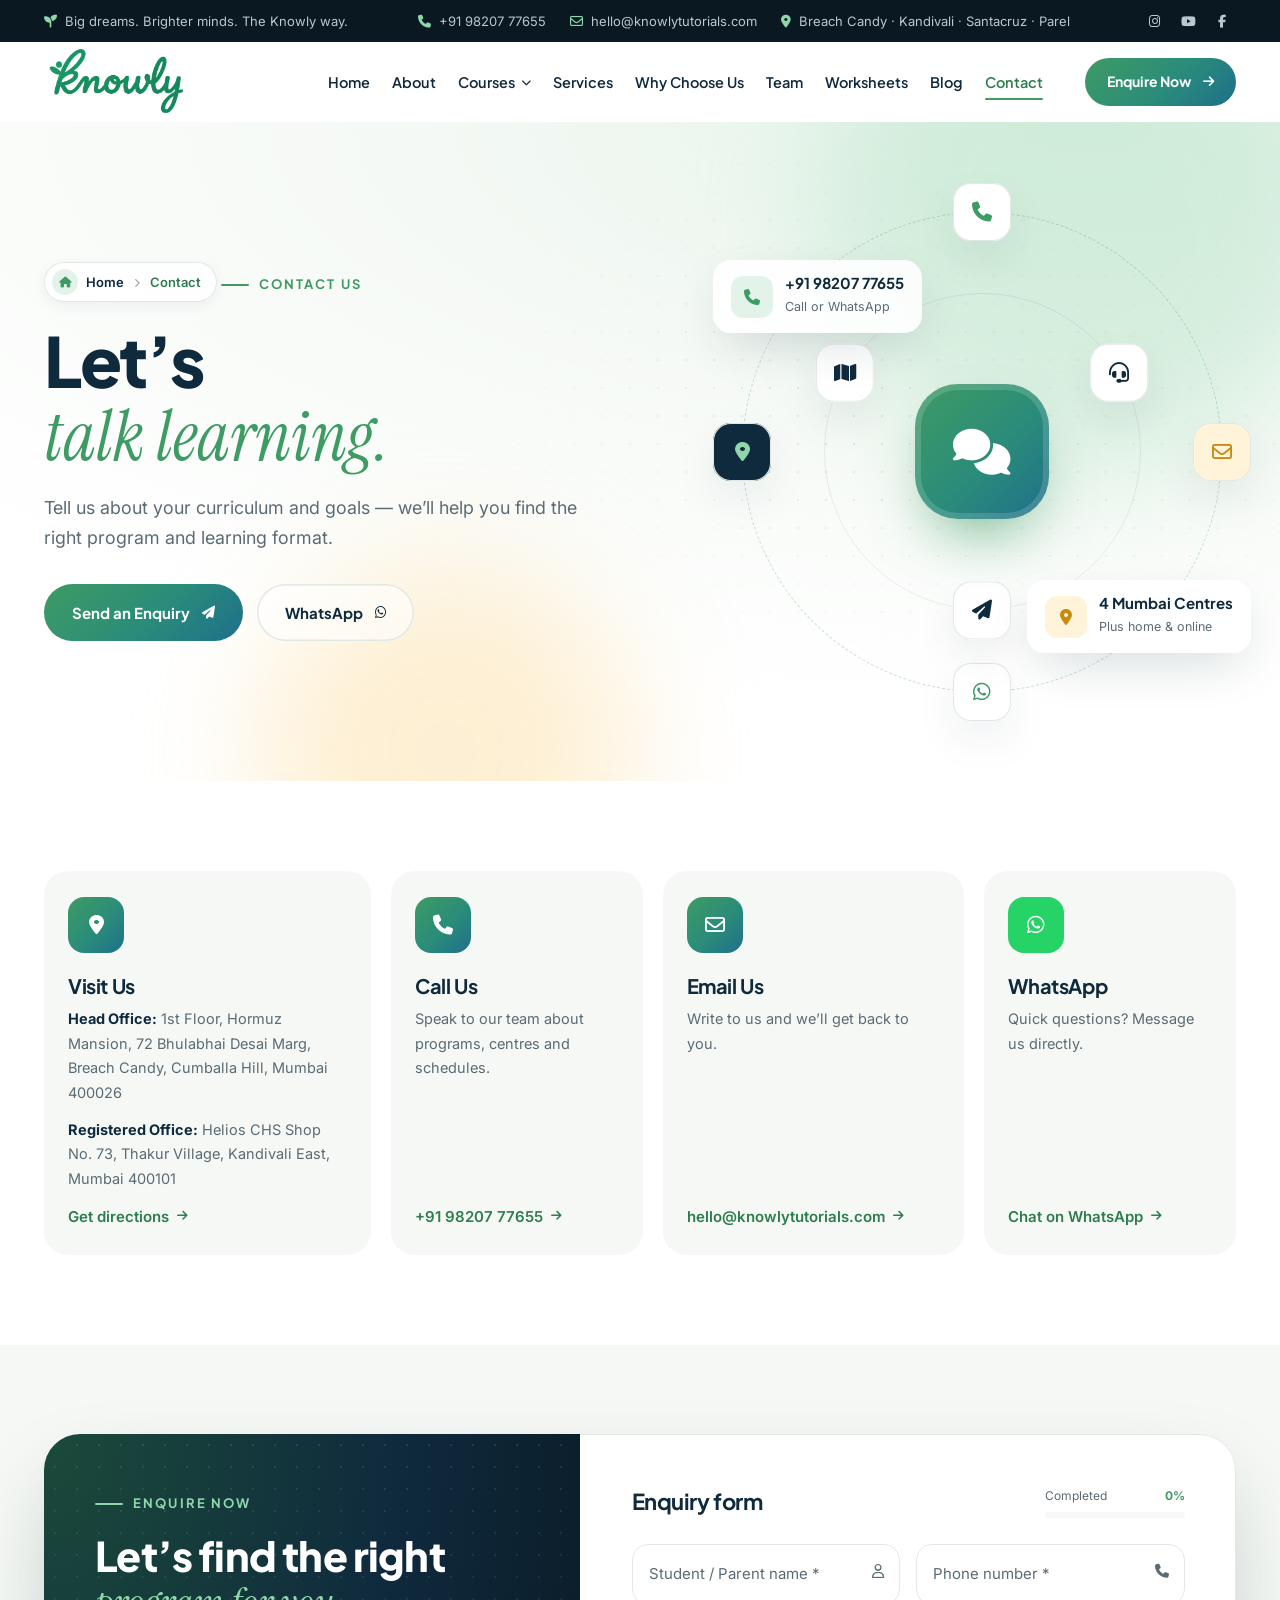
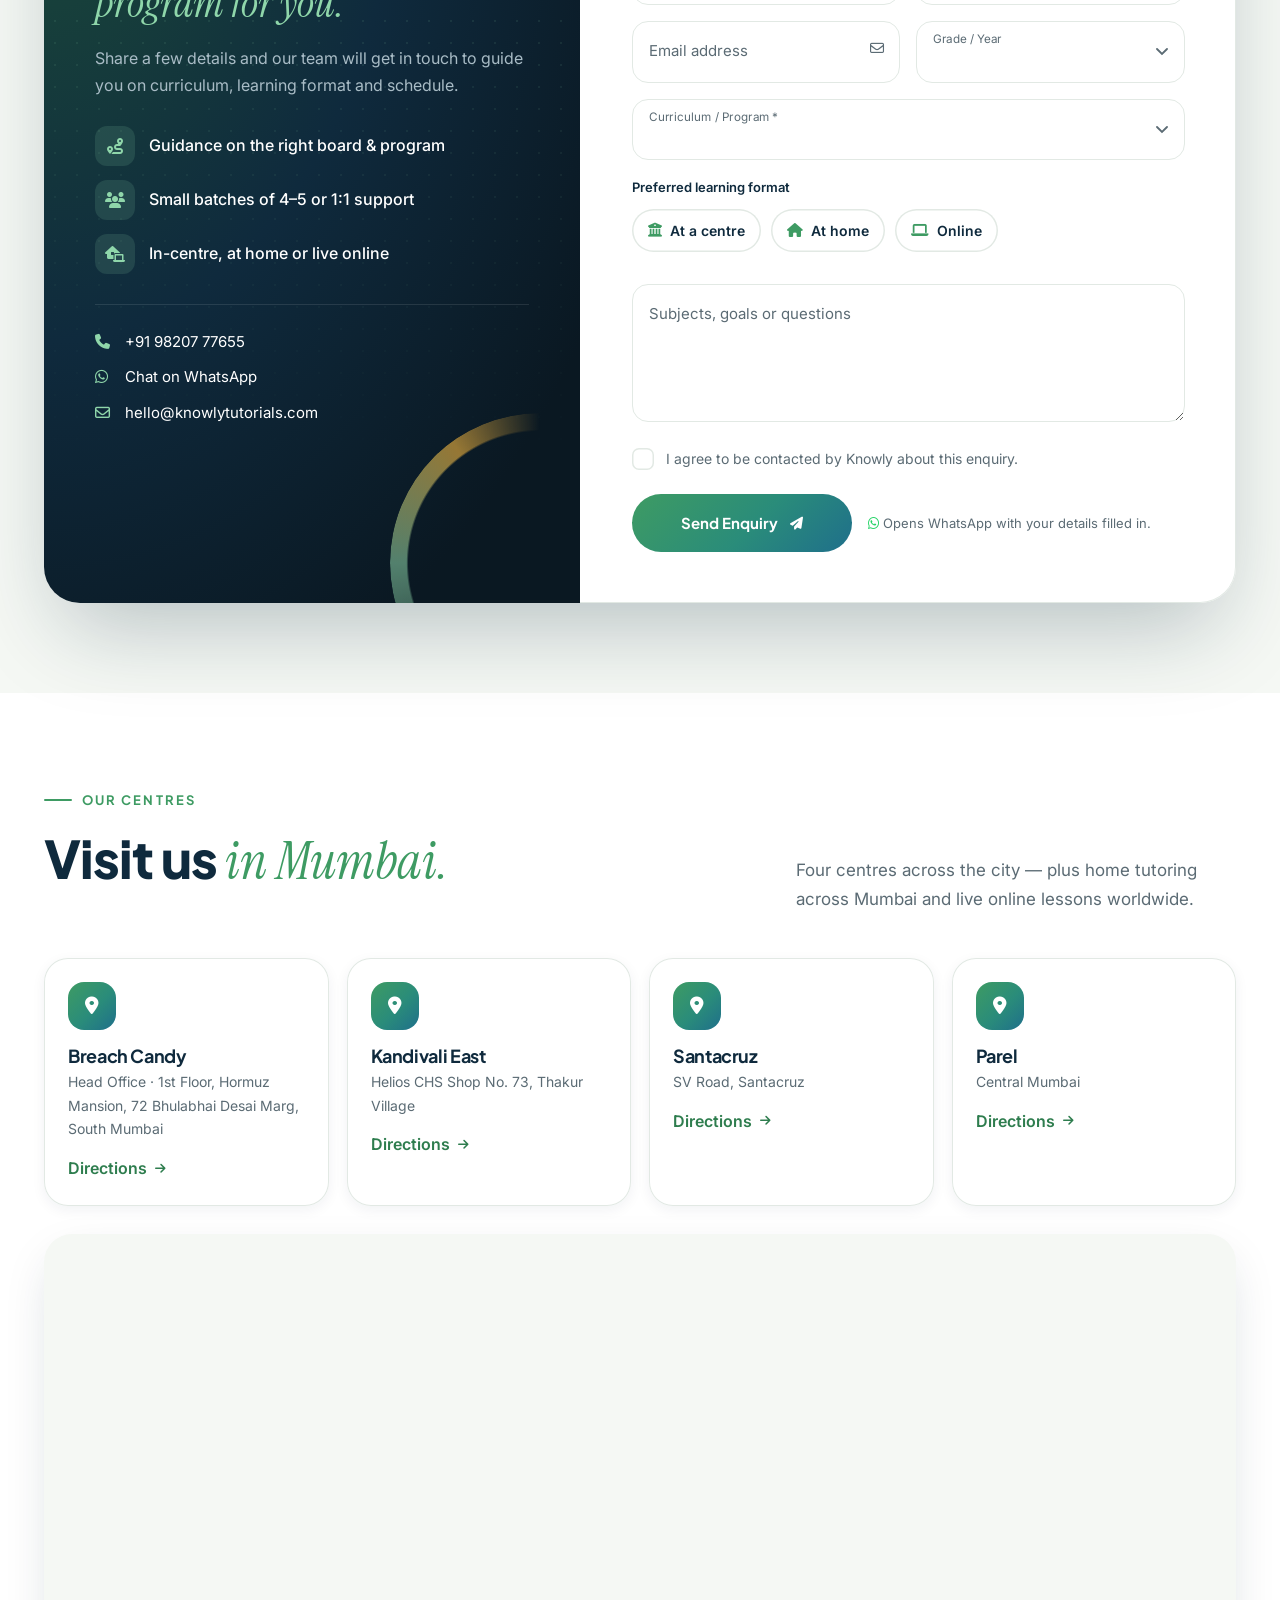
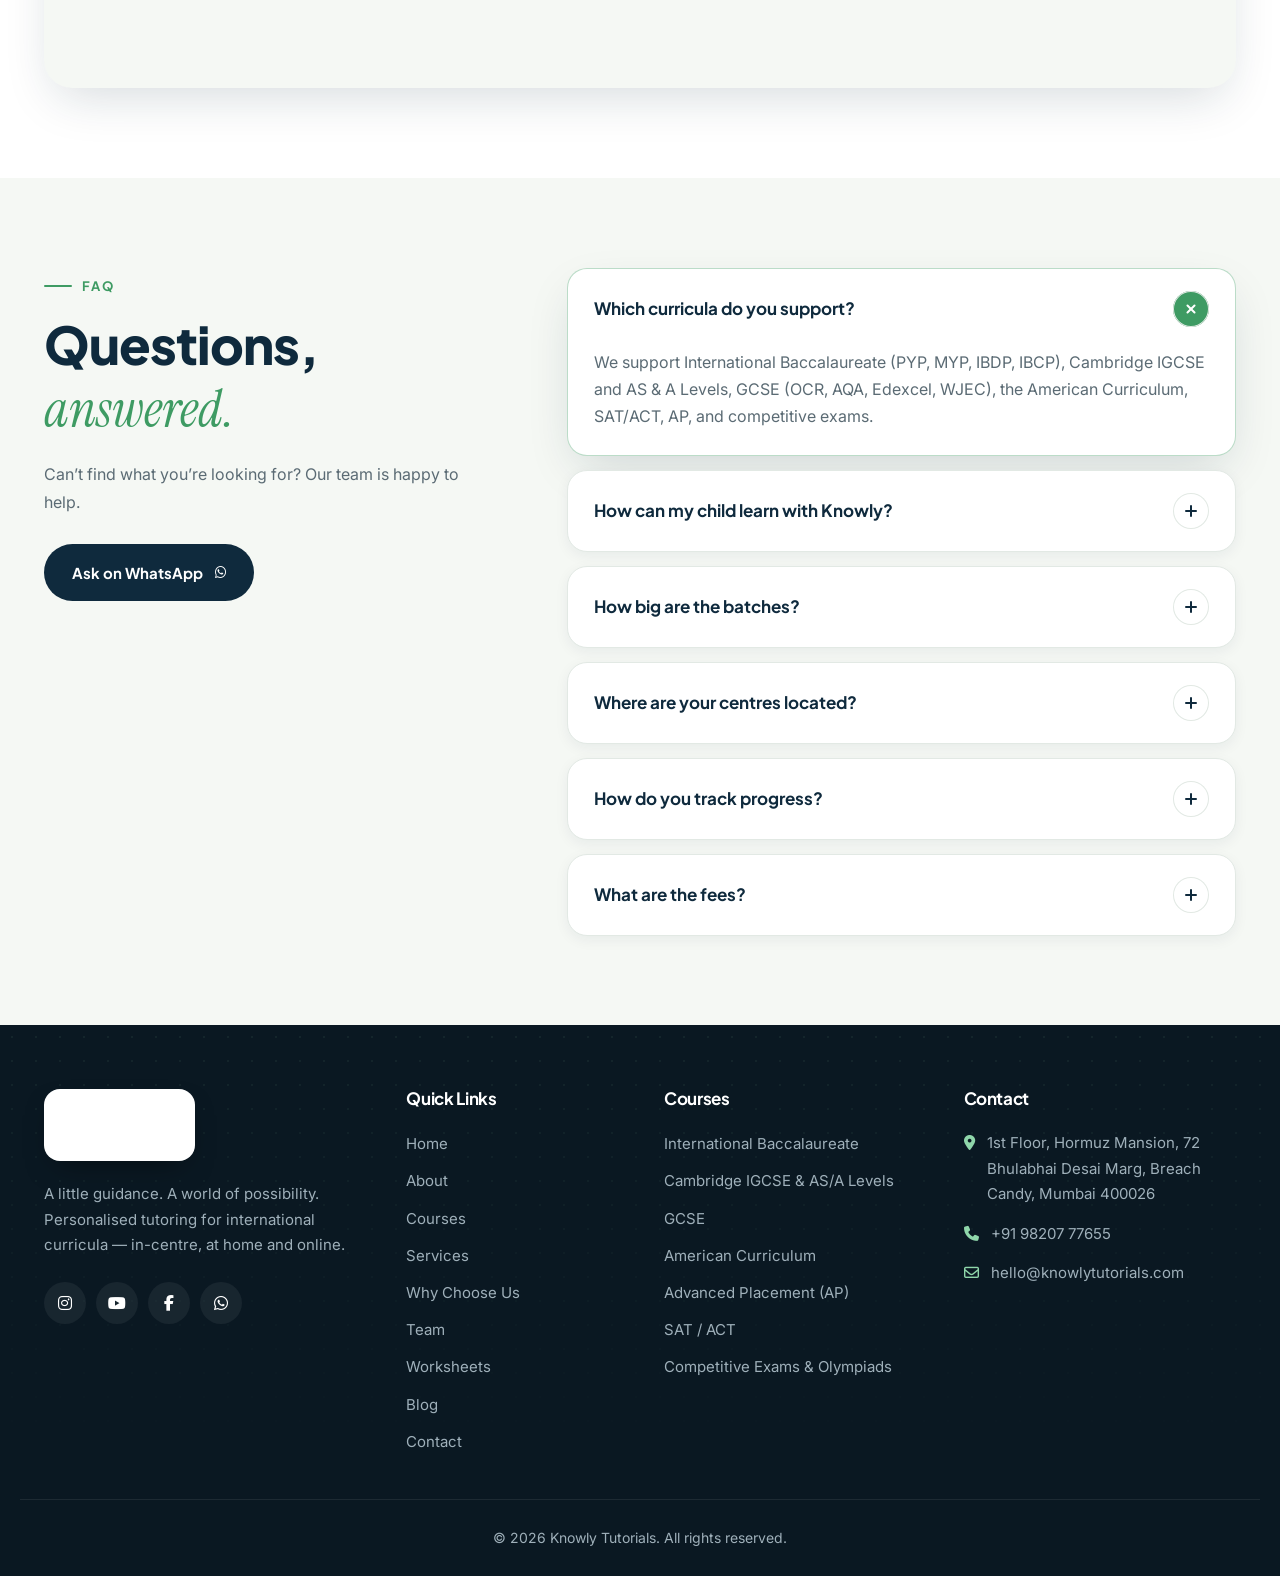
<file: contact.html>
<!DOCTYPE html>
<html lang="en">
<head>
    <meta charset="UTF-8">
    <meta name="viewport" content="width=device-width, initial-scale=1.0">
    <title>Contact Knowly Tutorials | Centres in Mumbai, Phone &amp; WhatsApp</title>
    <meta name="description" content="Contact Knowly Tutorials — call or WhatsApp +91 98207 77655, email hello@knowlytutorials.com, or visit our centres at Breach Candy, Kandivali East, Santacruz and Parel.">
    <meta name="theme-color" content="#3E9B63">
    <link rel="canonical" href="https://knowlytutorials.com/contact.html">
    <link rel="icon" type="image/png" href="assets/images/logo1.png">
    <link rel="preconnect" href="https://fonts.googleapis.com">
    <link rel="preconnect" href="https://fonts.gstatic.com" crossorigin>
    <link href="https://fonts.googleapis.com/css2?family=Plus+Jakarta+Sans:wght@500;600;700;800&family=Inter:wght@400;500;600&family=Instrument+Serif:ital@0;1&display=swap" rel="stylesheet">
    <link rel="stylesheet" href="https://cdnjs.cloudflare.com/ajax/libs/font-awesome/6.5.2/css/all.min.css">
    <link rel="stylesheet" href="https://unpkg.com/aos@2.3.4/dist/aos.css">
    <link rel="stylesheet" href="assets/style.css">
</head>

<body>
    <a class="skip-link" href="#main">Skip to content</a>
    <div class="cursor" aria-hidden="true"><span class="cursor__label"></span></div>

    <!-- TOP BAR -->
    <div class="topbar">
        <div class="container topbar__inner">
            <p class="topbar__welcome"><i class="fa-solid fa-seedling" aria-hidden="true"></i> Big dreams. Brighter minds. The Knowly way.</p>
            <ul class="topbar__info">
                <li><a href="tel:+919820777655"><i class="fa-solid fa-phone" aria-hidden="true"></i> +91 98207 77655</a></li>
                <li class="hide-sm"><a href="mailto:hello@knowlytutorials.com"><i class="fa-regular fa-envelope" aria-hidden="true"></i> hello@knowlytutorials.com</a></li>
                <li class="hide-md"><i class="fa-solid fa-location-dot" aria-hidden="true"></i> Breach Candy · Kandivali · Santacruz · Parel</li>
            </ul>
            <ul class="topbar__social">
                <li><a href="https://www.instagram.com/knowlylearningcentre/" target="_blank" rel="noopener" aria-label="Instagram"><i class="fa-brands fa-instagram"></i></a></li>
                <li><a href="https://www.youtube.com/@KnowlyLearning" target="_blank" rel="noopener" aria-label="YouTube"><i class="fa-brands fa-youtube"></i></a></li>
                <li><a href="https://www.facebook.com/p/Knowly-Tutorials-61571922194889/" target="_blank" rel="noopener" aria-label="Facebook"><i class="fa-brands fa-facebook-f"></i></a></li>
            </ul>
        </div>
    </div>

    <!-- HEADER -->
    <header class="header" id="header">
        <div class="container header__inner">
            <a href="index.html" class="logo" aria-label="Knowly Tutorials — Home">
                <img class="logo__img" src="assets/images/logo1.png" alt="Knowly logo" width="145" height="66" decoding="async" fetchpriority="high">
            </a>
            <nav class="nav" aria-label="Primary">
                <ul class="nav__list">
                    <li><a href="index.html" class="nav__link">Home</a></li>
                    <li><a href="about.html" class="nav__link">About</a></li>
                    <li class="nav__has-drop">
                        <a href="courses.html" class="nav__link">Courses <i class="fa-solid fa-chevron-down" aria-hidden="true"></i></a>
                        <ul class="nav__drop">
                            <li><a href="courses.html#ib">International Baccalaureate</a></li>
                            <li><a href="courses.html#cambridge">Cambridge &amp; UK Boards</a></li>
                            <li><a href="courses.html#american">American Curriculum</a></li>
                            <li><a href="courses.html#test">Test Prep &amp; Competitive</a></li>
                        </ul>
                    </li>
                    <li><a href="services.html" class="nav__link">Services</a></li>
                    <li><a href="why-choose-us.html" class="nav__link">Why Choose Us</a></li>
                    <li><a href="team.html" class="nav__link">Team</a></li>
                    <li><a href="worksheets.html" class="nav__link">Worksheets</a></li>
                    <li><a href="blog.html" class="nav__link">Blog</a></li>
                    <li><a href="contact.html" class="nav__link is-active" aria-current="page">Contact</a></li>
                </ul>
            </nav>
            <a href="#enquiry" class="btn btn--primary btn--sm header__cta" data-cursor="Enquire"><span>Enquire Now</span><i class="fa-solid fa-arrow-right" aria-hidden="true"></i></a>
            <button class="burger" id="burger" aria-label="Open menu" aria-expanded="false" aria-controls="drawer"><span></span><span></span><span></span></button>
        </div>
    </header>

    <!-- MOBILE DRAWER -->
    <div class="drawer-overlay" id="drawerOverlay" hidden></div>
    <aside class="drawer" id="drawer" aria-label="Mobile menu" aria-hidden="true">
        <div class="drawer__head">
            <img class="logo__img" src="assets/images/logo1.png" alt="Knowly" width="97" height="44">
            <button class="drawer__close" id="drawerClose" aria-label="Close menu"><i class="fa-solid fa-xmark"></i></button>
        </div>
        <ul class="drawer__list">
            <li><a href="index.html">Home</a></li>
            <li><a href="about.html">About</a></li>
            <li class="drawer__acc">
                <button class="drawer__acc-btn" aria-expanded="false">Courses<i class="fa-solid fa-plus" aria-hidden="true"></i></button>
                <ul class="drawer__sub">
                    <li><a href="courses.html">All Programs</a></li>
                    <li><a href="courses.html#ib">International Baccalaureate</a></li>
                    <li><a href="courses.html#cambridge">Cambridge &amp; UK Boards</a></li>
                    <li><a href="courses.html#american">American Curriculum</a></li>
                    <li><a href="courses.html#test">Test Prep &amp; Competitive</a></li>
                </ul>
            </li>
            <li><a href="services.html">Services</a></li>
            <li><a href="why-choose-us.html">Why Choose Us</a></li>
            <li><a href="team.html">Team</a></li>
            <li><a href="worksheets.html">Worksheets</a></li>
            <li><a href="blog.html">Blog</a></li>
            <li><a href="contact.html" aria-current="page">Contact</a></li>
        </ul>
        <div class="drawer__foot">
            <a href="#enquiry" class="btn btn--primary btn--block"><span>Enquire Now</span><i class="fa-solid fa-arrow-right"></i></a>
            <a href="tel:+919820777655" class="drawer__contact"><i class="fa-solid fa-phone"></i> +91 98207 77655</a>
            <a href="mailto:hello@knowlytutorials.com" class="drawer__contact"><i class="fa-regular fa-envelope"></i> hello@knowlytutorials.com</a>
        </div>
    </aside>

    <main id="main">

        <!-- PAGE HERO -->
        <section class="page-hero">
            <div class="page-hero__bg" aria-hidden="true"><span class="blob blob--1"></span><span class="blob blob--2"></span></div>
            <div class="container page-hero__inner">
                <div class="page-hero__content">
                    <nav class="crumbs" aria-label="Breadcrumb"><a href="index.html"><i class="fa-solid fa-house"></i> Home</a><i class="fa-solid fa-chevron-right" aria-hidden="true"></i><span>Contact</span></nav>
                    <span class="eyebrow">Contact Us</span>
                    <h1 class="page-hero__title">Let’s<br><em>talk learning.</em></h1>
                    <p class="page-hero__text">Tell us about your curriculum and goals — we’ll help you find the right program and learning format.</p>
                    <div class="page-hero__ctas">
                        <a href="#enquiry" class="btn btn--primary" data-cursor="Enquire"><span>Send an Enquiry</span><i class="fa-solid fa-paper-plane"></i></a>
                        <a href="https://wa.me/919820777655" target="_blank" rel="noopener" class="btn btn--ghost"><span>WhatsApp</span><i class="fa-brands fa-whatsapp"></i></a>
                    </div>
                </div>
                <div class="orbit" aria-hidden="true">
                    <div class="orbit__ring"></div><div class="orbit__ring orbit__ring--2"></div><div class="orbit__ring orbit__ring--3"></div>
                    <div class="orbit__track">
                        <span class="orbit__dot" style="--a:0deg"><i class="fa-solid fa-phone"></i></span>
                        <span class="orbit__dot orbit__dot--accent" style="--a:90deg"><i class="fa-regular fa-envelope"></i></span>
                        <span class="orbit__dot" style="--a:180deg"><i class="fa-brands fa-whatsapp"></i></span>
                        <span class="orbit__dot orbit__dot--dark" style="--a:270deg"><i class="fa-solid fa-location-dot"></i></span>
                    </div>
                    <div class="orbit__track orbit__track--inner">
                        <span class="orbit__dot" style="--a:60deg"><i class="fa-solid fa-headset"></i></span>
                        <span class="orbit__dot" style="--a:180deg"><i class="fa-solid fa-paper-plane"></i></span>
                        <span class="orbit__dot" style="--a:300deg"><i class="fa-solid fa-map"></i></span>
                    </div>
                    <div class="orbit__core"><i class="fa-solid fa-comments"></i></div>
                    <div class="float-card float-card--a"><span class="float-card__icon"><i class="fa-solid fa-phone"></i></span><div><strong>+91 98207 77655</strong><small>Call or WhatsApp</small></div></div>
                    <div class="float-card float-card--b"><span class="float-card__icon float-card__icon--accent"><i class="fa-solid fa-location-dot"></i></span><div><strong>4 Mumbai Centres</strong><small>Plus home &amp; online</small></div></div>
                </div>
            </div>
        </section>

        <!-- CONTACT CARDS -->
        <section class="section">
            <div class="container">
                <div class="contact__grid">
                    <div class="contact-card" data-aos="fade-up">
                        <span class="contact-card__icon"><i class="fa-solid fa-location-dot"></i></span>
                        <h3>Visit Us</h3>
                        <p><strong>Head Office:</strong> 1st Floor, Hormuz Mansion, 72 Bhulabhai Desai Marg, Breach Candy, Cumballa Hill, Mumbai 400026</p>
                        <p><strong>Registered Office:</strong> Helios CHS Shop No. 73, Thakur Village, Kandivali East, Mumbai 400101</p>
                        <a href="https://maps.google.com/?q=Hormuz+Mansion+72+Bhulabhai+Desai+Marg+Breach+Candy+Mumbai" target="_blank" rel="noopener" class="link-arrow">Get directions <i class="fa-solid fa-arrow-right"></i></a>
                    </div>
                    <div class="contact-card" data-aos="fade-up" data-aos-delay="100">
                        <span class="contact-card__icon"><i class="fa-solid fa-phone"></i></span>
                        <h3>Call Us</h3>
                        <p>Speak to our team about programs, centres and schedules.</p>
                        <a href="tel:+919820777655" class="link-arrow">+91 98207 77655 <i class="fa-solid fa-arrow-right"></i></a>
                    </div>
                    <div class="contact-card" data-aos="fade-up" data-aos-delay="200">
                        <span class="contact-card__icon"><i class="fa-regular fa-envelope"></i></span>
                        <h3>Email Us</h3>
                        <p>Write to us and we’ll get back to you.</p>
                        <a href="mailto:hello@knowlytutorials.com" class="link-arrow">hello@knowlytutorials.com <i class="fa-solid fa-arrow-right"></i></a>
                    </div>
                    <div class="contact-card contact-card--wa" data-aos="fade-up" data-aos-delay="300">
                        <span class="contact-card__icon"><i class="fa-brands fa-whatsapp"></i></span>
                        <h3>WhatsApp</h3>
                        <p>Quick questions? Message us directly.</p>
                        <a href="https://wa.me/919820777655" target="_blank" rel="noopener" class="link-arrow">Chat on WhatsApp <i class="fa-solid fa-arrow-right"></i></a>
                    </div>
                </div>
            </div>
        </section>

        <!-- ENQUIRY FORM -->
        <section class="enquiry section section--soft" id="enquiry">
            <div class="container">
                <div class="enquiry__wrap" data-aos="fade-up">
                    <aside class="enquiry__info">
                        <span class="enquiry__ring" aria-hidden="true"></span>
                        <span class="eyebrow eyebrow--light">Enquire Now</span>
                        <h2 class="section-title section-title--light">Let’s find the right <em>program for you.</em></h2>
                        <p>Share a few details and our team will get in touch to guide you on curriculum, learning format and schedule.</p>
                        <ul class="enquiry__points">
                            <li><i class="fa-solid fa-route"></i> Guidance on the right board &amp; program</li>
                            <li><i class="fa-solid fa-users"></i> Small batches of 4–5 or 1:1 support</li>
                            <li><i class="fa-solid fa-laptop-house"></i> In-centre, at home or live online</li>
                        </ul>
                        <div class="enquiry__quick">
                            <a href="tel:+919820777655"><i class="fa-solid fa-phone"></i> +91 98207 77655</a>
                            <a href="https://wa.me/919820777655" target="_blank" rel="noopener"><i class="fa-brands fa-whatsapp"></i> Chat on WhatsApp</a>
                            <a href="mailto:hello@knowlytutorials.com"><i class="fa-regular fa-envelope"></i> hello@knowlytutorials.com</a>
                        </div>
                    </aside>
                    <form class="eform" id="enquiryForm" novalidate>
                        <div class="eform__head">
                            <h3>Enquiry form</h3>
                            <div class="eform__progress" aria-hidden="true"><small>Completed <b>0%</b></small><div class="eform__bar"><span></span></div></div>
                        </div>
                        <div class="eform__grid">
                            <div class="field"><input id="ef-name" name="name" type="text" placeholder=" " autocomplete="name" required><label for="ef-name">Student / Parent name *</label><i class="fa-regular fa-user field__icon" aria-hidden="true"></i><small class="field__err" aria-live="polite"></small></div>
                            <div class="field"><input id="ef-phone" name="phone" type="tel" placeholder=" " autocomplete="tel" inputmode="tel" required><label for="ef-phone">Phone number *</label><i class="fa-solid fa-phone field__icon" aria-hidden="true"></i><small class="field__err" aria-live="polite"></small></div>
                            <div class="field"><input id="ef-email" name="email" type="email" placeholder=" " autocomplete="email"><label for="ef-email">Email address</label><i class="fa-regular fa-envelope field__icon" aria-hidden="true"></i><small class="field__err" aria-live="polite"></small></div>
                            <div class="field"><select id="ef-grade" name="grade"><option value="" selected></option><option>Grade 1–5</option><option>Grade 6–8</option><option>Grade 9–10</option><option>Grade 11–12</option><option>Other</option></select><label for="ef-grade">Grade / Year</label></div>
                            <div class="field eform__full">
                                <select id="ef-curriculum" name="curriculum" required>
                                    <option value="" selected></option>
                                    <option value="IB">International Baccalaureate (PYP / MYP / IBDP / IBCP)</option>
                                    <option value="Cambridge IGCSE &amp; AS/A Levels">Cambridge IGCSE &amp; AS/A Levels</option>
                                    <option value="GCSE">GCSE (OCR / AQA / Edexcel / WJEC)</option>
                                    <option value="American Curriculum">American Curriculum</option>
                                    <option value="Advanced Placement (AP)">Advanced Placement (AP)</option>
                                    <option value="SAT / ACT">SAT / ACT</option>
                                    <option value="Competitive Exams &amp; Olympiads">Competitive Exams &amp; Olympiads</option>
                                    <option value="Not sure yet">Not sure yet — please guide me</option>
                                </select>
                                <label for="ef-curriculum">Curriculum / Program *</label><small class="field__err" aria-live="polite"></small>
                            </div>
                            <fieldset class="eform__full" style="border:0">
                                <legend class="chips-label">Preferred learning format</legend>
                                <div class="chips">
                                    <label class="chip-opt"><input type="radio" name="mode" value="At a centre"><span><i class="fa-solid fa-building-columns"></i> At a centre</span></label>
                                    <label class="chip-opt"><input type="radio" name="mode" value="At home"><span><i class="fa-solid fa-house"></i> At home</span></label>
                                    <label class="chip-opt"><input type="radio" name="mode" value="Online"><span><i class="fa-solid fa-laptop"></i> Online</span></label>
                                </div>
                            </fieldset>
                            <div class="eform__reveal eform__full"><div><div class="field"><select id="ef-centre" name="centre"><option value="" selected></option><option>Breach Candy</option><option>Kandivali East</option><option>Santacruz</option><option>Parel</option><option>Not sure</option></select><label for="ef-centre">Preferred centre</label></div></div></div>
                            <div class="field eform__full"><textarea id="ef-message" name="message" placeholder=" " rows="4"></textarea><label for="ef-message">Subjects, goals or questions</label></div>
                            <div class="eform__full"><label class="consent"><input type="checkbox" name="consent" required><span class="consent__box"><i class="fa-solid fa-check"></i></span><span>I agree to be contacted by Knowly about this enquiry.</span></label></div>
                            <div class="eform__actions eform__full">
                                <button type="submit" class="btn btn--primary" data-cursor="Send"><span>Send Enquiry</span><i class="fa-solid fa-paper-plane"></i></button>
                                <small><i class="fa-brands fa-whatsapp"></i> Opens WhatsApp with your details filled in.</small>
                            </div>
                        </div>
                        <div class="eform__success" role="status" aria-live="polite">
                            <div>
                                <svg viewBox="0 0 100 100" aria-hidden="true"><circle cx="50" cy="50" r="44"/><circle class="tick-ring" cx="50" cy="50" r="44" pathLength="1"/><path class="tick" d="M31 51 L45 64 L70 37" pathLength="1"/></svg>
                                <h3>Thank you, <span class="eform__who">there</span>!</h3>
                                <p>Your enquiry is ready in WhatsApp — just press send. Our team will get back to you shortly.</p>
                                <button type="button" class="btn btn--dark btn--sm eform__again"><span>Send another enquiry</span><i class="fa-solid fa-rotate-left"></i></button>
                            </div>
                        </div>
                    </form>
                </div>
            </div>
        </section>

        <!-- CENTRES + MAP -->
        <section class="section" id="centres">
            <div class="container">
                <div class="section-head section-head--split">
                    <div>
                        <span class="eyebrow" data-aos="fade-up">Our Centres</span>
                        <h2 class="section-title text-reveal"><span class="line"><span>Visit us <em>in Mumbai.</em></span></span></h2>
                    </div>
                    <p class="section-sub" data-aos="fade-up">Four centres across the city — plus home tutoring across Mumbai and live online lessons worldwide.</p>
                </div>
                <div class="centres">
                    <article class="centre" data-aos="fade-up">
                        <span class="centre__pin"><i class="fa-solid fa-location-dot"></i></span>
                        <h3>Breach Candy</h3>
                        <p>Head Office · 1st Floor, Hormuz Mansion, 72 Bhulabhai Desai Marg, South Mumbai</p>
                        <a href="https://maps.google.com/?q=Hormuz+Mansion+72+Bhulabhai+Desai+Marg+Breach+Candy+Mumbai" target="_blank" rel="noopener" class="link-arrow">Directions <i class="fa-solid fa-arrow-right"></i></a>
                    </article>
                    <article class="centre" data-aos="fade-up" data-aos-delay="80">
                        <span class="centre__pin"><i class="fa-solid fa-location-dot"></i></span>
                        <h3>Kandivali East</h3>
                        <p>Helios CHS Shop No. 73, Thakur Village</p>
                        <a href="https://maps.google.com/?q=Helios+CHS+Thakur+Village+Kandivali+East+Mumbai" target="_blank" rel="noopener" class="link-arrow">Directions <i class="fa-solid fa-arrow-right"></i></a>
                    </article>
                    <article class="centre" data-aos="fade-up" data-aos-delay="160">
                        <span class="centre__pin"><i class="fa-solid fa-location-dot"></i></span>
                        <h3>Santacruz</h3>
                        <p>SV Road, Santacruz</p>
                        <a href="https://maps.google.com/?q=Knowly+Tutorials+Santacruz+SV+Road+Mumbai" target="_blank" rel="noopener" class="link-arrow">Directions <i class="fa-solid fa-arrow-right"></i></a>
                    </article>
                    <article class="centre" data-aos="fade-up" data-aos-delay="240">
                        <span class="centre__pin"><i class="fa-solid fa-location-dot"></i></span>
                        <h3>Parel</h3>
                        <p>Central Mumbai</p>
                        <a href="https://maps.google.com/?q=Knowly+Tutorials+Parel+Mumbai" target="_blank" rel="noopener" class="link-arrow">Directions <i class="fa-solid fa-arrow-right"></i></a>
                    </article>
                </div>
                <div class="map" data-aos="fade-up">
                    <iframe title="Map — Knowly head office, Breach Candy" src="https://www.google.com/maps?q=Hormuz+Mansion+72+Bhulabhai+Desai+Marg+Breach+Candy+Mumbai&amp;output=embed" loading="lazy" referrerpolicy="no-referrer-when-downgrade" allowfullscreen></iframe>
                </div>
            </div>
        </section>

        <!-- FAQ -->
        <section class="faq section section--soft" id="faq">
            <div class="container faq__grid">
                <div class="faq__intro">
                    <span class="eyebrow" data-aos="fade-up">FAQ</span>
                    <h2 class="section-title text-reveal"><span class="line"><span>Questions,</span></span><span class="line"><span><em>answered.</em></span></span></h2>
                    <p data-aos="fade-up">Can’t find what you’re looking for? Our team is happy to help.</p>
                    <a href="https://wa.me/919820777655" target="_blank" rel="noopener" class="btn btn--dark" data-aos="fade-up"><span>Ask on WhatsApp</span><i class="fa-brands fa-whatsapp"></i></a>
                </div>
                <div class="faq__list">
                    <div class="faq-item">
                        <button class="faq-item__q" aria-expanded="false" id="faq1" aria-controls="faq1a">Which curricula do you support?<span class="faq-item__icon"></span></button>
                        <div class="faq-item__a" id="faq1a" role="region" aria-labelledby="faq1"><p>We support International Baccalaureate (PYP, MYP, IBDP, IBCP), Cambridge IGCSE and AS &amp; A Levels, GCSE (OCR, AQA, Edexcel, WJEC), the American Curriculum, SAT/ACT, AP, and competitive exams.</p></div>
                    </div>
                    <div class="faq-item">
                        <button class="faq-item__q" aria-expanded="false" id="faq2" aria-controls="faq2a">How can my child learn with Knowly?<span class="faq-item__icon"></span></button>
                        <div class="faq-item__a" id="faq2a" role="region" aria-labelledby="faq2"><p>There are three ways: at one of our Mumbai centres, through home tutoring across Mumbai, or with live online lessons from anywhere in the world.</p></div>
                    </div>
                    <div class="faq-item">
                        <button class="faq-item__q" aria-expanded="false" id="faq3" aria-controls="faq3a">How big are the batches?<span class="faq-item__icon"></span></button>
                        <div class="faq-item__a" id="faq3a" role="region" aria-labelledby="faq3"><p>Our small batches have 4–5 learners, and 1:1 personalised support is also available.</p></div>
                    </div>
                    <div class="faq-item">
                        <button class="faq-item__q" aria-expanded="false" id="faq4" aria-controls="faq4a">Where are your centres located?<span class="faq-item__icon"></span></button>
                        <div class="faq-item__a" id="faq4a" role="region" aria-labelledby="faq4"><p>We have centres at Breach Candy (South Mumbai), Kandivali East (Thakur Village), Santacruz (SV Road) and Parel (Central Mumbai).</p></div>
                    </div>
                    <div class="faq-item">
                        <button class="faq-item__q" aria-expanded="false" id="faq5" aria-controls="faq5a">How do you track progress?<span class="faq-item__icon"></span></button>
                        <div class="faq-item__a" id="faq5a" role="region" aria-labelledby="faq5"><p>We run timely assessments and share regular progress updates so learning gaps are caught early.</p></div>
                    </div>
                    <div class="faq-item">
                        <button class="faq-item__q" aria-expanded="false" id="faq6" aria-controls="faq6a">What are the fees?<span class="faq-item__icon"></span></button>
                        <div class="faq-item__a" id="faq6a" role="region" aria-labelledby="faq6"><p>Fees depend on the program and learning format. Please call or WhatsApp us on +91 98207 77655 for details.</p></div>
                    </div>
                </div>
            </div>
        </section>

    </main>

    <!-- FOOTER -->
    <footer class="footer">
        <div class="footer__pattern" aria-hidden="true"></div>
        <div class="container footer__grid">
            <div class="footer__brand">
                <a href="index.html" class="footer__logo" aria-label="Knowly Tutorials — Home"><img src="assets/images/logo1.png" alt="Knowly" width="132" height="60" loading="lazy"></a>
                <p>A little guidance. A world of possibility. Personalised tutoring for international curricula — in-centre, at home and online.</p>
                <ul class="footer__social">
                    <li><a href="https://www.instagram.com/knowlylearningcentre/" target="_blank" rel="noopener" aria-label="Instagram"><i class="fa-brands fa-instagram"></i></a></li>
                    <li><a href="https://www.youtube.com/@KnowlyLearning" target="_blank" rel="noopener" aria-label="YouTube"><i class="fa-brands fa-youtube"></i></a></li>
                    <li><a href="https://www.facebook.com/p/Knowly-Tutorials-61571922194889/" target="_blank" rel="noopener" aria-label="Facebook"><i class="fa-brands fa-facebook-f"></i></a></li>
                    <li><a href="https://wa.me/919820777655" target="_blank" rel="noopener" aria-label="WhatsApp"><i class="fa-brands fa-whatsapp"></i></a></li>
                </ul>
            </div>
            <div>
                <h3 class="footer__title">Quick Links</h3>
                <ul class="footer__links">
                    <li><a href="index.html">Home</a></li>
                    <li><a href="about.html">About</a></li>
                    <li><a href="courses.html">Courses</a></li>
                    <li><a href="services.html">Services</a></li>
                    <li><a href="why-choose-us.html">Why Choose Us</a></li>
                    <li><a href="team.html">Team</a></li>
                    <li><a href="worksheets.html">Worksheets</a></li>
                    <li><a href="blog.html">Blog</a></li>
                    <li><a href="contact.html">Contact</a></li>
                </ul>
            </div>
            <div>
                <h3 class="footer__title">Courses</h3>
                <ul class="footer__links" id="footerCourses">
                    <li><a href="courses.html#ib">International Baccalaureate</a></li>
                    <li><a href="courses.html#cambridge">Cambridge IGCSE &amp; AS/A Levels</a></li>
                    <li><a href="courses.html#gcse">GCSE</a></li>
                    <li><a href="courses.html#american">American Curriculum</a></li>
                    <li><a href="courses.html#ap">Advanced Placement (AP)</a></li>
                    <li><a href="courses.html#sat">SAT / ACT</a></li>
                    <li><a href="courses.html#olympiad">Competitive Exams &amp; Olympiads</a></li>
                </ul>
            </div>
            <div>
                <h3 class="footer__title">Contact</h3>
                <ul class="footer__contact">
                    <li><i class="fa-solid fa-location-dot"></i><span>1st Floor, Hormuz Mansion, 72 Bhulabhai Desai Marg, Breach Candy, Mumbai 400026</span></li>
                    <li><i class="fa-solid fa-phone"></i><a href="tel:+919820777655">+91 98207 77655</a></li>
                    <li><i class="fa-regular fa-envelope"></i><a href="mailto:hello@knowlytutorials.com">hello@knowlytutorials.com</a></li>
                </ul>
            </div>
        </div>
        <div class="container footer__bottom">
            <p>© <span id="year">2026</span> Knowly Tutorials. All rights reserved.</p>        </div>
    </footer>

    <button class="to-top" id="toTop" aria-label="Back to top">
        <svg viewBox="0 0 52 52" aria-hidden="true"><circle class="to-top__track" cx="26" cy="26" r="23"/><circle class="to-top__ring" cx="26" cy="26" r="23" pathLength="1"/></svg>
        <i class="fa-solid fa-arrow-up" aria-hidden="true"></i>
    </button>

    <script src="https://unpkg.com/aos@2.3.4/dist/aos.js"></script>
    <script src="assets/script.js"></script>
</body>
</html>
</file>
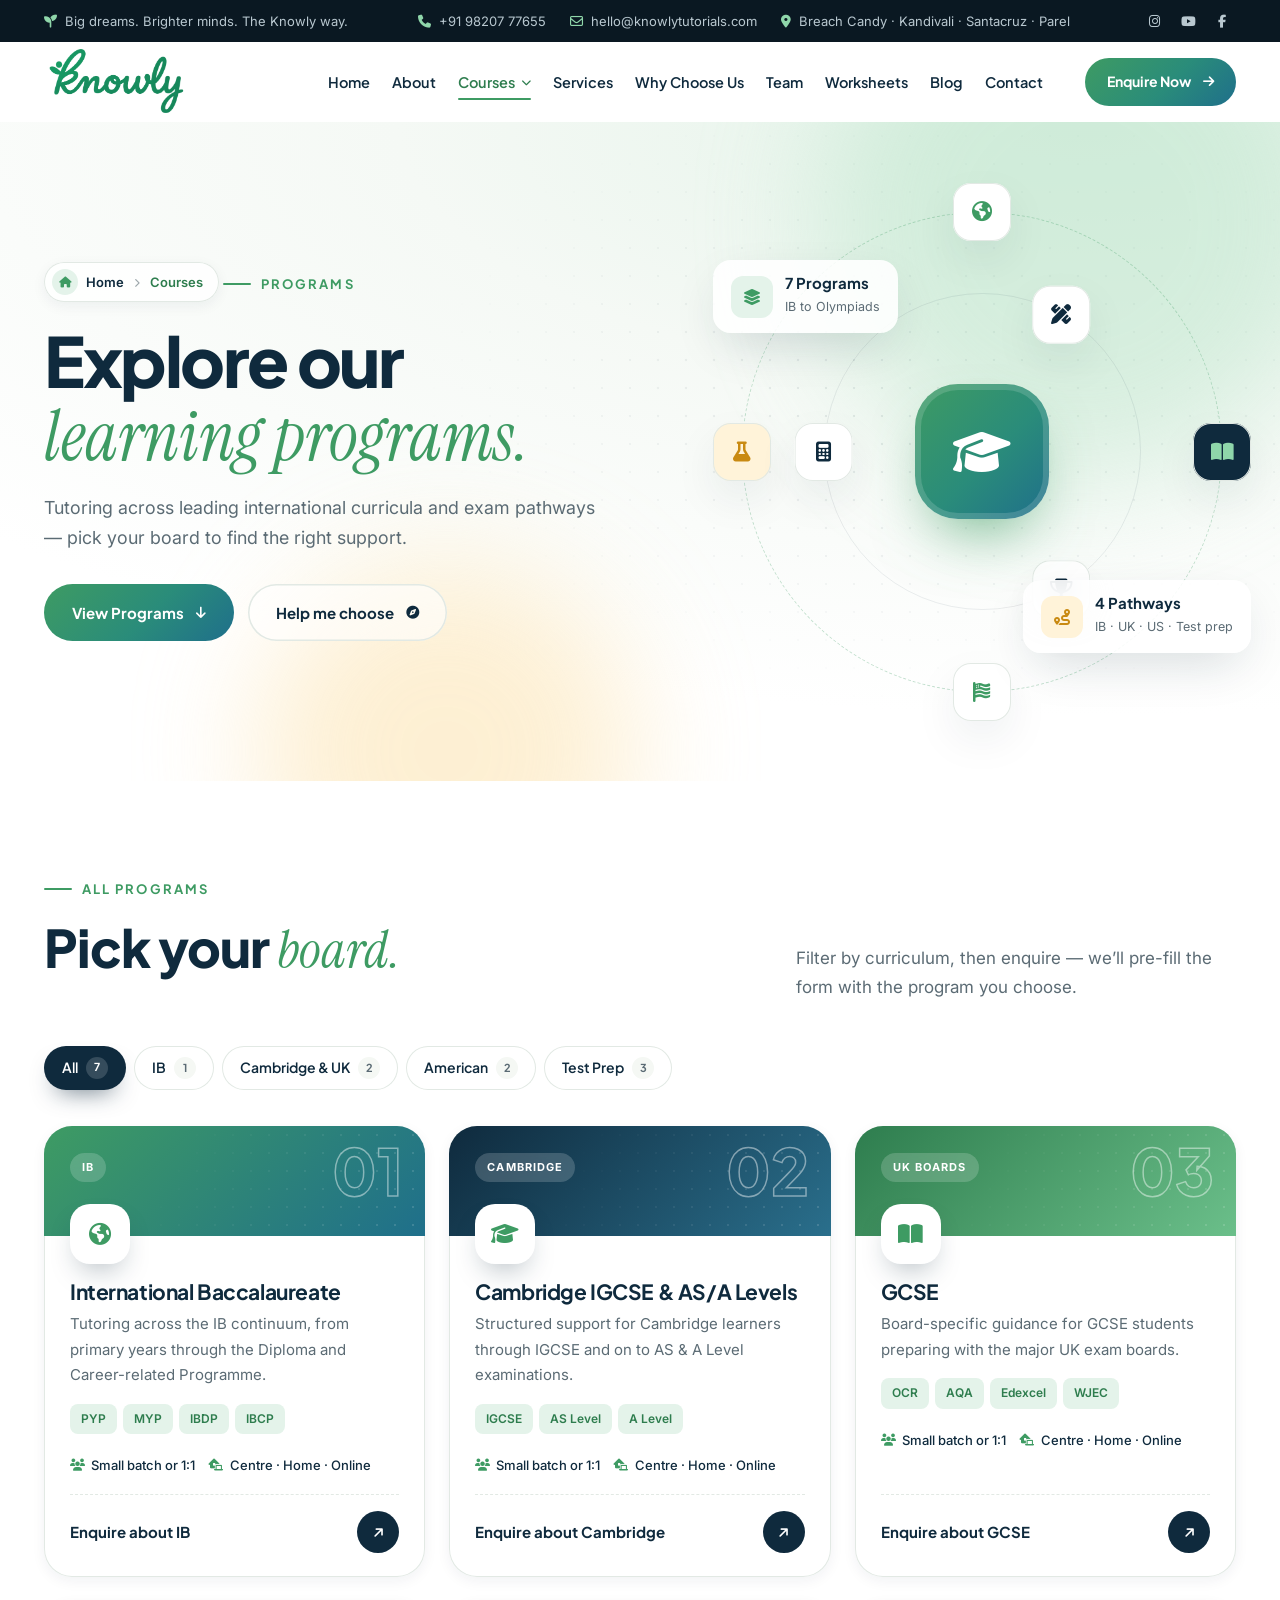
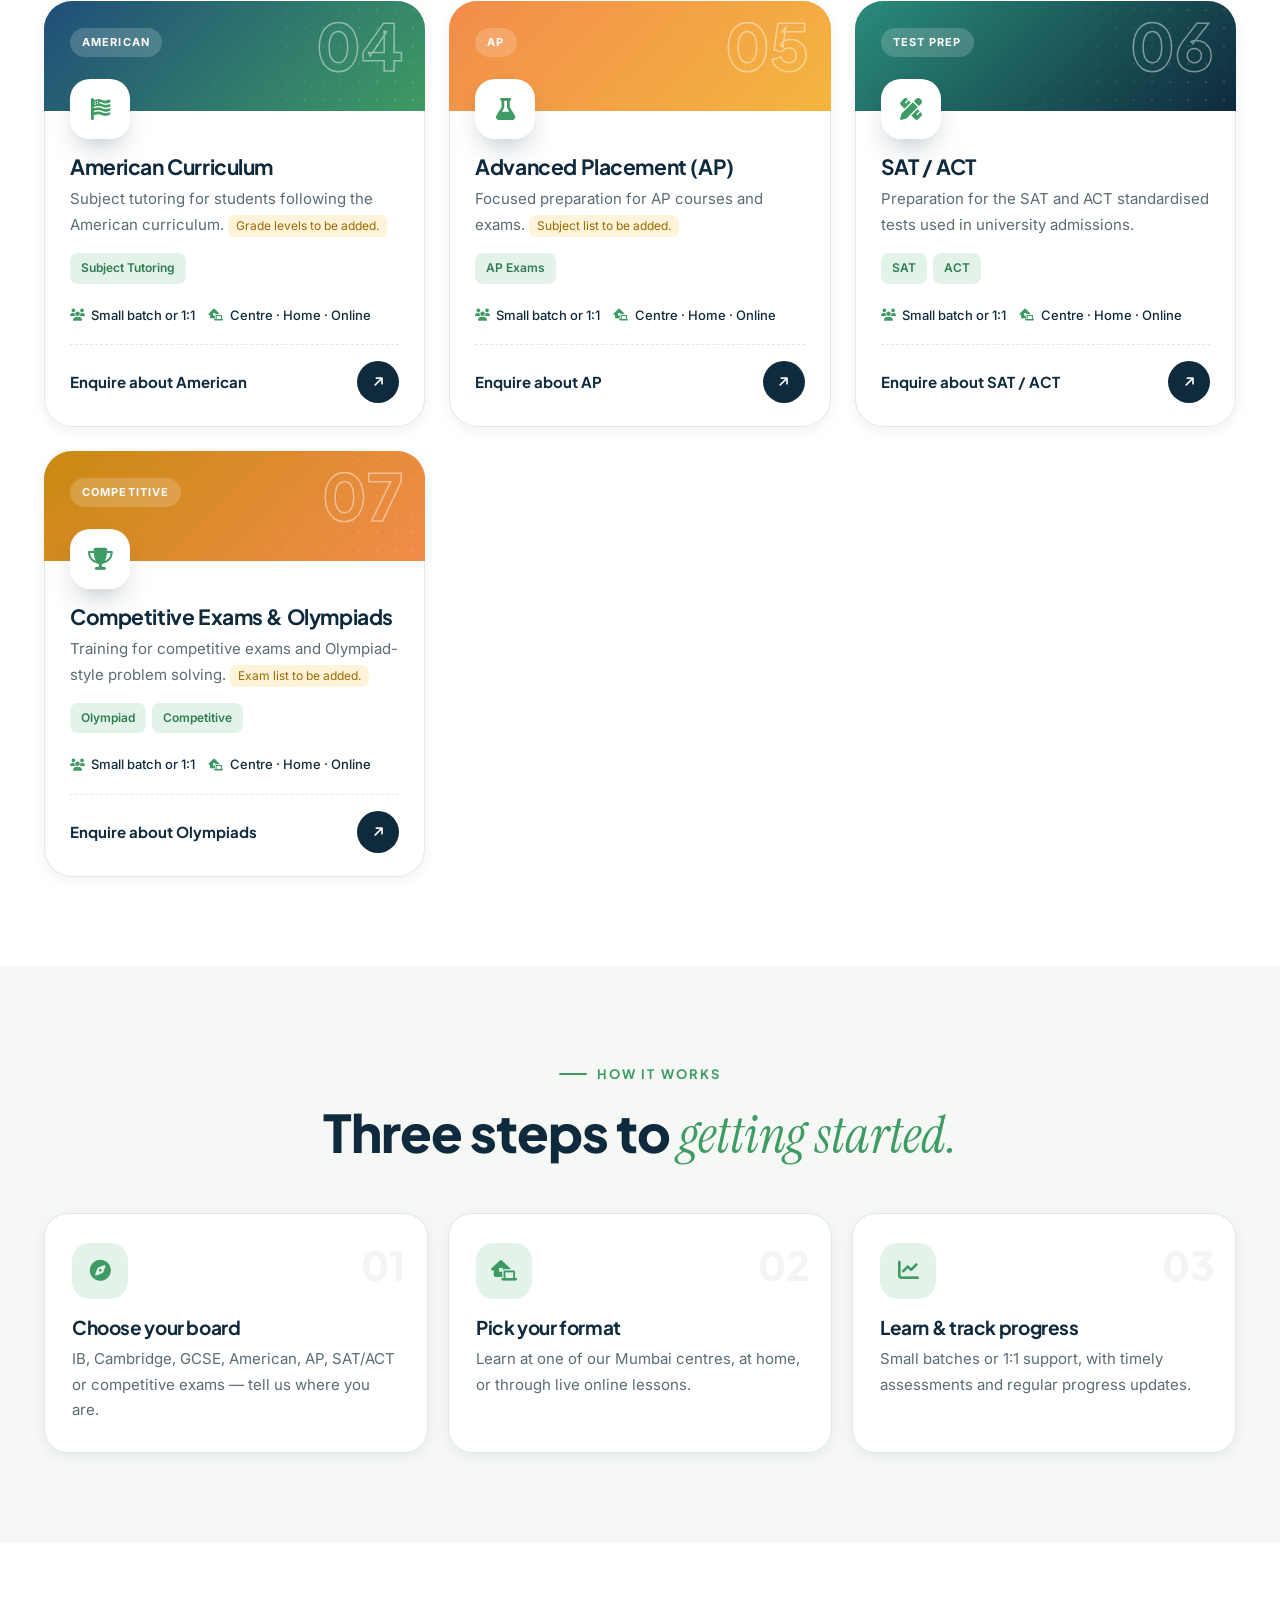
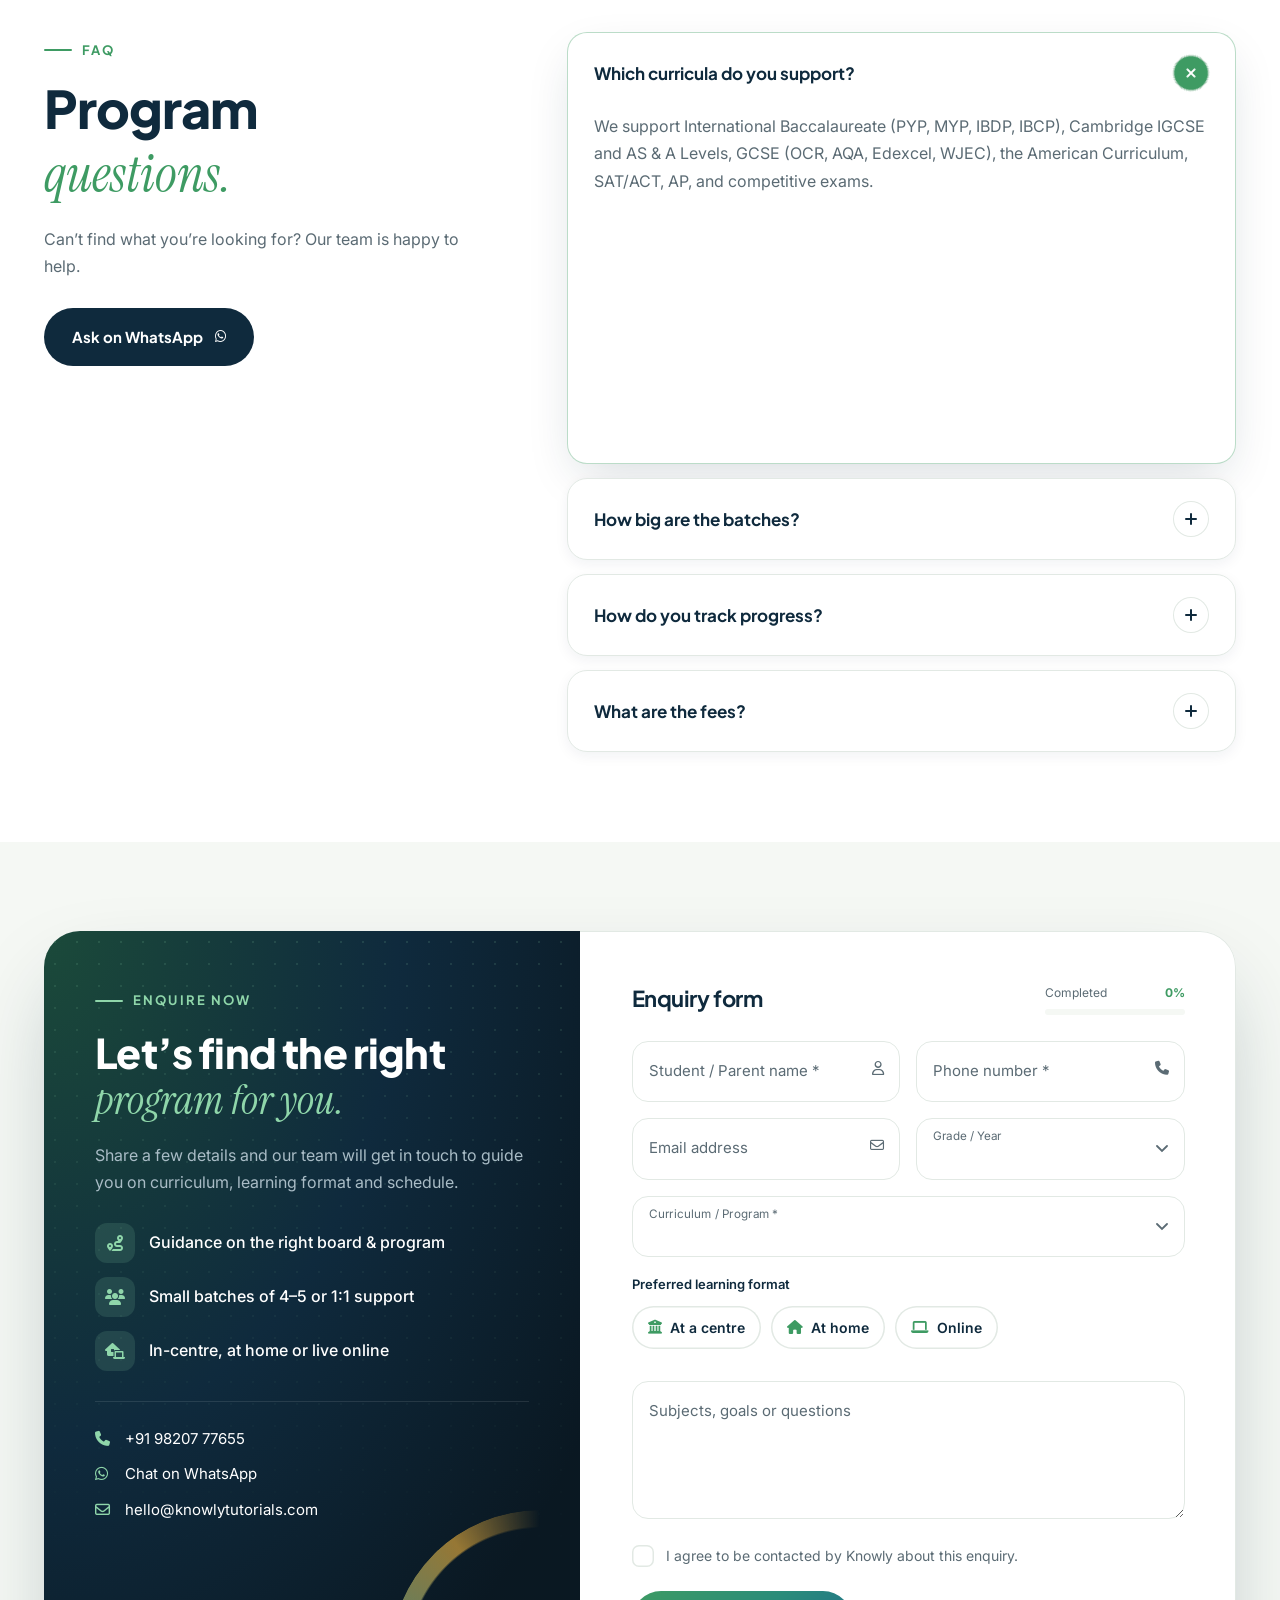
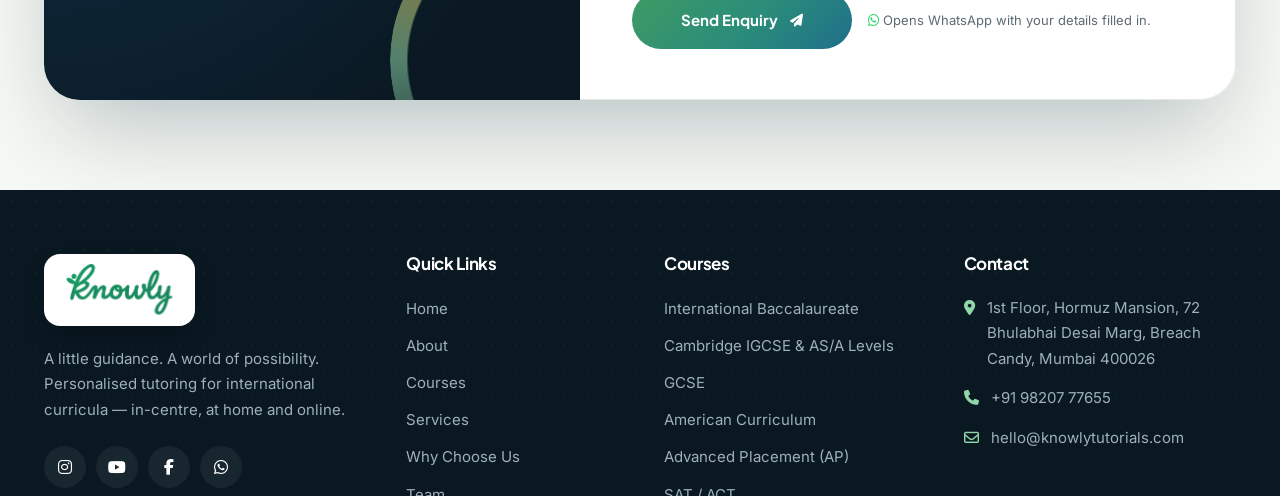
<file: courses.html>
<!DOCTYPE html>
<html lang="en">
<head>
    <meta charset="UTF-8">
    <meta name="viewport" content="width=device-width, initial-scale=1.0">
    <title>Courses &amp; Programs | IB, IGCSE, A Level, GCSE, AP, SAT/ACT — Knowly</title>
    <meta name="description" content="Explore Knowly's learning programs: International Baccalaureate, Cambridge IGCSE & AS/A Levels, GCSE, American Curriculum, AP, SAT/ACT and Competitive Exams & Olympiads.">
    <meta name="theme-color" content="#3E9B63">
    <link rel="canonical" href="https://knowlytutorials.com/courses.html">
    <link rel="icon" type="image/png" href="assets/images/logo1.png">
    <link rel="preconnect" href="https://fonts.googleapis.com">
    <link rel="preconnect" href="https://fonts.gstatic.com" crossorigin>
    <link href="https://fonts.googleapis.com/css2?family=Plus+Jakarta+Sans:wght@500;600;700;800&family=Inter:wght@400;500;600&family=Instrument+Serif:ital@0;1&display=swap" rel="stylesheet">
    <link rel="stylesheet" href="https://cdnjs.cloudflare.com/ajax/libs/font-awesome/6.5.2/css/all.min.css">
    <link rel="stylesheet" href="https://unpkg.com/aos@2.3.4/dist/aos.css">
    <link rel="stylesheet" href="assets/style.css">
</head>

<body>
    <a class="skip-link" href="#main">Skip to content</a>
    <div class="cursor" aria-hidden="true"><span class="cursor__label"></span></div>

    <!-- TOP BAR -->
    <div class="topbar">
        <div class="container topbar__inner">
            <p class="topbar__welcome"><i class="fa-solid fa-seedling" aria-hidden="true"></i> Big dreams. Brighter minds. The Knowly way.</p>
            <ul class="topbar__info">
                <li><a href="tel:+919820777655"><i class="fa-solid fa-phone" aria-hidden="true"></i> +91 98207 77655</a></li>
                <li class="hide-sm"><a href="mailto:hello@knowlytutorials.com"><i class="fa-regular fa-envelope" aria-hidden="true"></i> hello@knowlytutorials.com</a></li>
                <li class="hide-md"><i class="fa-solid fa-location-dot" aria-hidden="true"></i> Breach Candy · Kandivali · Santacruz · Parel</li>
            </ul>
            <ul class="topbar__social">
                <li><a href="https://www.instagram.com/knowlylearningcentre/" target="_blank" rel="noopener" aria-label="Instagram"><i class="fa-brands fa-instagram"></i></a></li>
                <li><a href="https://www.youtube.com/@KnowlyLearning" target="_blank" rel="noopener" aria-label="YouTube"><i class="fa-brands fa-youtube"></i></a></li>
                <li><a href="https://www.facebook.com/p/Knowly-Tutorials-61571922194889/" target="_blank" rel="noopener" aria-label="Facebook"><i class="fa-brands fa-facebook-f"></i></a></li>
            </ul>
        </div>
    </div>

    <!-- HEADER -->
    <header class="header" id="header">
        <div class="container header__inner">
            <a href="index.html" class="logo" aria-label="Knowly Tutorials — Home">
                <img class="logo__img" src="assets/images/logo1.png" alt="Knowly logo" width="145" height="66" decoding="async" fetchpriority="high">
            </a>
            <nav class="nav" aria-label="Primary">
                <ul class="nav__list">
                    <li><a href="index.html" class="nav__link">Home</a></li>
                    <li><a href="about.html" class="nav__link">About</a></li>
                    <li class="nav__has-drop">
                        <a href="courses.html" class="nav__link is-active" aria-current="page">Courses <i class="fa-solid fa-chevron-down" aria-hidden="true"></i></a>
                        <ul class="nav__drop">
                            <li><a href="courses.html#ib">International Baccalaureate</a></li>
                            <li><a href="courses.html#cambridge">Cambridge &amp; UK Boards</a></li>
                            <li><a href="courses.html#american">American Curriculum</a></li>
                            <li><a href="courses.html#test">Test Prep &amp; Competitive</a></li>
                        </ul>
                    </li>
                    <li><a href="services.html" class="nav__link">Services</a></li>
                    <li><a href="why-choose-us.html" class="nav__link">Why Choose Us</a></li>
                    <li><a href="team.html" class="nav__link">Team</a></li>
                    <li><a href="worksheets.html" class="nav__link">Worksheets</a></li>
                    <li><a href="blog.html" class="nav__link">Blog</a></li>
                    <li><a href="contact.html" class="nav__link">Contact</a></li>
                </ul>
            </nav>
            <a href="#enquiry" class="btn btn--primary btn--sm header__cta" data-cursor="Enquire"><span>Enquire Now</span><i class="fa-solid fa-arrow-right" aria-hidden="true"></i></a>
            <button class="burger" id="burger" aria-label="Open menu" aria-expanded="false" aria-controls="drawer"><span></span><span></span><span></span></button>
        </div>
    </header>

    <!-- MOBILE DRAWER -->
    <div class="drawer-overlay" id="drawerOverlay" hidden></div>
    <aside class="drawer" id="drawer" aria-label="Mobile menu" aria-hidden="true">
        <div class="drawer__head">
            <img class="logo__img" src="assets/images/logo1.png" alt="Knowly" width="97" height="44">
            <button class="drawer__close" id="drawerClose" aria-label="Close menu"><i class="fa-solid fa-xmark"></i></button>
        </div>
        <ul class="drawer__list">
            <li><a href="index.html">Home</a></li>
            <li><a href="about.html">About</a></li>
            <li class="drawer__acc">
                <button class="drawer__acc-btn" aria-expanded="false">Courses<i class="fa-solid fa-plus" aria-hidden="true"></i></button>
                <ul class="drawer__sub">
                    <li><a href="courses.html" aria-current="page">All Programs</a></li>
                    <li><a href="courses.html#ib">International Baccalaureate</a></li>
                    <li><a href="courses.html#cambridge">Cambridge &amp; UK Boards</a></li>
                    <li><a href="courses.html#american">American Curriculum</a></li>
                    <li><a href="courses.html#test">Test Prep &amp; Competitive</a></li>
                </ul>
            </li>
            <li><a href="services.html">Services</a></li>
            <li><a href="why-choose-us.html">Why Choose Us</a></li>
            <li><a href="team.html">Team</a></li>
            <li><a href="worksheets.html">Worksheets</a></li>
            <li><a href="blog.html">Blog</a></li>
            <li><a href="contact.html">Contact</a></li>
        </ul>
        <div class="drawer__foot">
            <a href="#enquiry" class="btn btn--primary btn--block"><span>Enquire Now</span><i class="fa-solid fa-arrow-right"></i></a>
            <a href="tel:+919820777655" class="drawer__contact"><i class="fa-solid fa-phone"></i> +91 98207 77655</a>
            <a href="mailto:hello@knowlytutorials.com" class="drawer__contact"><i class="fa-regular fa-envelope"></i> hello@knowlytutorials.com</a>
        </div>
    </aside>

    <main id="main">

        <!-- PAGE HERO -->
        <section class="page-hero">
            <div class="page-hero__bg" aria-hidden="true"><span class="blob blob--1"></span><span class="blob blob--2"></span></div>
            <div class="container page-hero__inner">
                <div class="page-hero__content">
                    <nav class="crumbs" aria-label="Breadcrumb"><a href="index.html"><i class="fa-solid fa-house"></i> Home</a><i class="fa-solid fa-chevron-right" aria-hidden="true"></i><span>Courses</span></nav>
                    <span class="eyebrow">Programs</span>
                    <h1 class="page-hero__title">Explore our<br><em>learning programs.</em></h1>
                    <p class="page-hero__text">Tutoring across leading international curricula and exam pathways — pick your board to find the right support.</p>
                    <div class="page-hero__ctas">
                        <a href="#programs" class="btn btn--primary" data-cursor="View"><span>View Programs</span><i class="fa-solid fa-arrow-down"></i></a>
                        <a href="#enquiry" class="btn btn--ghost" data-enquire="Not sure yet"><span>Help me choose</span><i class="fa-solid fa-compass"></i></a>
                    </div>
                </div>
                <div class="orbit" aria-hidden="true">
                    <div class="orbit__ring"></div><div class="orbit__ring orbit__ring--2"></div><div class="orbit__ring orbit__ring--3"></div>
                    <div class="orbit__track">
                        <span class="orbit__dot" style="--a:0deg"><i class="fa-solid fa-earth-americas"></i></span>
                        <span class="orbit__dot orbit__dot--dark" style="--a:90deg"><i class="fa-solid fa-book-open"></i></span>
                        <span class="orbit__dot" style="--a:180deg"><i class="fa-solid fa-flag-usa"></i></span>
                        <span class="orbit__dot orbit__dot--accent" style="--a:270deg"><i class="fa-solid fa-flask"></i></span>
                    </div>
                    <div class="orbit__track orbit__track--inner">
                        <span class="orbit__dot" style="--a:30deg"><i class="fa-solid fa-pen-ruler"></i></span>
                        <span class="orbit__dot" style="--a:150deg"><i class="fa-solid fa-trophy"></i></span>
                        <span class="orbit__dot" style="--a:270deg"><i class="fa-solid fa-calculator"></i></span>
                    </div>
                    <div class="orbit__core"><i class="fa-solid fa-graduation-cap"></i></div>
                    <div class="float-card float-card--a"><span class="float-card__icon"><i class="fa-solid fa-layer-group"></i></span><div><strong>7 Programs</strong><small>IB to Olympiads</small></div></div>
                    <div class="float-card float-card--b"><span class="float-card__icon float-card__icon--accent"><i class="fa-solid fa-route"></i></span><div><strong>4 Pathways</strong><small>IB · UK · US · Test prep</small></div></div>
                </div>
            </div>
        </section>

        <!-- PROGRAM GRID -->
        <section class="section" id="programs">
            <div class="container">
                <div class="section-head section-head--split">
                    <div>
                        <span class="eyebrow" data-aos="fade-up">All Programs</span>
                        <h2 class="section-title text-reveal"><span class="line"><span>Pick your <em>board.</em></span></span></h2>
                    </div>
                    <p class="section-sub" data-aos="fade-up">Filter by curriculum, then enquire — we’ll pre-fill the form with the program you choose.</p>
                </div>

                <div class="cfilter" role="group" aria-label="Filter programs" data-aos="fade-up">
                    <button class="cfilter__btn is-active" data-filter="all" aria-pressed="true">All <b></b></button>
                    <button class="cfilter__btn" data-filter="ib" aria-pressed="false">IB <b></b></button>
                    <button class="cfilter__btn" data-filter="cambridge" aria-pressed="false">Cambridge &amp; UK <b></b></button>
                    <button class="cfilter__btn" data-filter="american" aria-pressed="false">American <b></b></button>
                    <button class="cfilter__btn" data-filter="test" aria-pressed="false">Test Prep <b></b></button>
                </div>

                <div class="cgrid">
                    <article class="ccard ccard--ib" id="ib" data-cat="ib" data-aos="fade-up">
                        <div class="ccard__head"><span class="ccard__badge">IB</span><span class="ccard__num">01</span><span class="ccard__icon"><i class="fa-solid fa-earth-americas"></i></span></div>
                        <div class="ccard__body">
                            <h3>International Baccalaureate</h3>
                            <p>Tutoring across the IB continuum, from primary years through the Diploma and Career-related Programme.</p>
                            <ul class="tags"><li>PYP</li><li>MYP</li><li>IBDP</li><li>IBCP</li></ul>
                            <div class="ccard__meta"><span><i class="fa-solid fa-users"></i> Small batch or 1:1</span><span><i class="fa-solid fa-laptop-house"></i> Centre · Home · Online</span></div>
                            <a href="#enquiry" class="ccard__cta" data-enquire="IB">Enquire about IB <span><i class="fa-solid fa-arrow-right"></i></span></a>
                        </div>
                    </article>

                    <article class="ccard ccard--cambridge" id="cambridge" data-cat="cambridge" data-aos="fade-up" data-aos-delay="80">
                        <div class="ccard__head"><span class="ccard__badge">Cambridge</span><span class="ccard__num">02</span><span class="ccard__icon"><i class="fa-solid fa-graduation-cap"></i></span></div>
                        <div class="ccard__body">
                            <h3>Cambridge IGCSE &amp; AS/A Levels</h3>
                            <p>Structured support for Cambridge learners through IGCSE and on to AS &amp; A Level examinations.</p>
                            <ul class="tags"><li>IGCSE</li><li>AS Level</li><li>A Level</li></ul>
                            <div class="ccard__meta"><span><i class="fa-solid fa-users"></i> Small batch or 1:1</span><span><i class="fa-solid fa-laptop-house"></i> Centre · Home · Online</span></div>
                            <a href="#enquiry" class="ccard__cta" data-enquire="Cambridge IGCSE &amp; AS/A Levels">Enquire about Cambridge <span><i class="fa-solid fa-arrow-right"></i></span></a>
                        </div>
                    </article>

                    <article class="ccard ccard--gcse" id="gcse" data-cat="cambridge" data-aos="fade-up" data-aos-delay="160">
                        <div class="ccard__head"><span class="ccard__badge">UK Boards</span><span class="ccard__num">03</span><span class="ccard__icon"><i class="fa-solid fa-book-open"></i></span></div>
                        <div class="ccard__body">
                            <h3>GCSE</h3>
                            <p>Board-specific guidance for GCSE students preparing with the major UK exam boards.</p>
                            <ul class="tags"><li>OCR</li><li>AQA</li><li>Edexcel</li><li>WJEC</li></ul>
                            <div class="ccard__meta"><span><i class="fa-solid fa-users"></i> Small batch or 1:1</span><span><i class="fa-solid fa-laptop-house"></i> Centre · Home · Online</span></div>
                            <a href="#enquiry" class="ccard__cta" data-enquire="GCSE">Enquire about GCSE <span><i class="fa-solid fa-arrow-right"></i></span></a>
                        </div>
                    </article>

                    <article class="ccard ccard--american" id="american" data-cat="american" data-aos="fade-up">
                        <div class="ccard__head"><span class="ccard__badge">American</span><span class="ccard__num">04</span><span class="ccard__icon"><i class="fa-solid fa-flag-usa"></i></span></div>
                        <div class="ccard__body">
                            <h3>American Curriculum</h3>
                            <p>Subject tutoring for students following the American curriculum. <span class="placeholder-note">Grade levels to be added.</span></p>
                            <ul class="tags"><li>Subject Tutoring</li></ul>
                            <div class="ccard__meta"><span><i class="fa-solid fa-users"></i> Small batch or 1:1</span><span><i class="fa-solid fa-laptop-house"></i> Centre · Home · Online</span></div>
                            <a href="#enquiry" class="ccard__cta" data-enquire="American Curriculum">Enquire about American <span><i class="fa-solid fa-arrow-right"></i></span></a>
                        </div>
                    </article>

                    <article class="ccard ccard--ap" id="ap" data-cat="american test" data-aos="fade-up" data-aos-delay="80">
                        <div class="ccard__head"><span class="ccard__badge">AP</span><span class="ccard__num">05</span><span class="ccard__icon"><i class="fa-solid fa-flask"></i></span></div>
                        <div class="ccard__body">
                            <h3>Advanced Placement (AP)</h3>
                            <p>Focused preparation for AP courses and exams. <span class="placeholder-note">Subject list to be added.</span></p>
                            <ul class="tags"><li>AP Exams</li></ul>
                            <div class="ccard__meta"><span><i class="fa-solid fa-users"></i> Small batch or 1:1</span><span><i class="fa-solid fa-laptop-house"></i> Centre · Home · Online</span></div>
                            <a href="#enquiry" class="ccard__cta" data-enquire="Advanced Placement (AP)">Enquire about AP <span><i class="fa-solid fa-arrow-right"></i></span></a>
                        </div>
                    </article>

                    <article class="ccard ccard--sat" id="sat" data-cat="test" data-aos="fade-up" data-aos-delay="160">
                        <div class="ccard__head"><span class="ccard__badge">Test Prep</span><span class="ccard__num">06</span><span class="ccard__icon"><i class="fa-solid fa-pen-ruler"></i></span></div>
                        <div class="ccard__body">
                            <h3>SAT / ACT</h3>
                            <p>Preparation for the SAT and ACT standardised tests used in university admissions.</p>
                            <ul class="tags"><li>SAT</li><li>ACT</li></ul>
                            <div class="ccard__meta"><span><i class="fa-solid fa-users"></i> Small batch or 1:1</span><span><i class="fa-solid fa-laptop-house"></i> Centre · Home · Online</span></div>
                            <a href="#enquiry" class="ccard__cta" data-enquire="SAT / ACT">Enquire about SAT / ACT <span><i class="fa-solid fa-arrow-right"></i></span></a>
                        </div>
                    </article>

                    <article class="ccard ccard--olympiad" id="olympiad" data-cat="test" data-aos="fade-up">
                        <div class="ccard__head"><span class="ccard__badge">Competitive</span><span class="ccard__num">07</span><span class="ccard__icon"><i class="fa-solid fa-trophy"></i></span></div>
                        <div class="ccard__body">
                            <h3>Competitive Exams &amp; Olympiads</h3>
                            <p>Training for competitive exams and Olympiad-style problem solving. <span class="placeholder-note">Exam list to be added.</span></p>
                            <ul class="tags"><li>Olympiad</li><li>Competitive</li></ul>
                            <div class="ccard__meta"><span><i class="fa-solid fa-users"></i> Small batch or 1:1</span><span><i class="fa-solid fa-laptop-house"></i> Centre · Home · Online</span></div>
                            <a href="#enquiry" class="ccard__cta" data-enquire="Competitive Exams &amp; Olympiads">Enquire about Olympiads <span><i class="fa-solid fa-arrow-right"></i></span></a>
                        </div>
                    </article>
                </div>
            </div>
        </section>

        <!-- HOW IT WORKS -->
        <section class="section section--soft">
            <div class="container">
                <div class="section-head section-head--center">
                    <span class="eyebrow" data-aos="fade-up">How It Works</span>
                    <h2 class="section-title text-reveal"><span class="line"><span>Three steps to <em>getting started.</em></span></span></h2>
                </div>
                <div class="tiles">
                    <article class="tile" data-aos="fade-up"><span class="tile__num">01</span><span class="tile__icon"><i class="fa-solid fa-compass"></i></span><h3>Choose your board</h3><p>IB, Cambridge, GCSE, American, AP, SAT/ACT or competitive exams — tell us where you are.</p></article>
                    <article class="tile" data-aos="fade-up" data-aos-delay="100"><span class="tile__num">02</span><span class="tile__icon"><i class="fa-solid fa-laptop-house"></i></span><h3>Pick your format</h3><p>Learn at one of our Mumbai centres, at home, or through live online lessons.</p></article>
                    <article class="tile" data-aos="fade-up" data-aos-delay="200"><span class="tile__num">03</span><span class="tile__icon"><i class="fa-solid fa-chart-line"></i></span><h3>Learn &amp; track progress</h3><p>Small batches or 1:1 support, with timely assessments and regular progress updates.</p></article>
                </div>
            </div>
        </section>

        <!-- FAQ -->
        <section class="faq section" id="faq">
            <div class="container faq__grid">
                <div class="faq__intro">
                    <span class="eyebrow" data-aos="fade-up">FAQ</span>
                    <h2 class="section-title text-reveal"><span class="line"><span>Program</span></span><span class="line"><span><em>questions.</em></span></span></h2>
                    <p data-aos="fade-up">Can’t find what you’re looking for? Our team is happy to help.</p>
                    <a href="https://wa.me/919820777655" target="_blank" rel="noopener" class="btn btn--dark" data-aos="fade-up"><span>Ask on WhatsApp</span><i class="fa-brands fa-whatsapp"></i></a>
                </div>
                <div class="faq__list">
                    <div class="faq-item">
                        <button class="faq-item__q" aria-expanded="false" id="faq1" aria-controls="faq1a">Which curricula do you support?<span class="faq-item__icon"></span></button>
                        <div class="faq-item__a" id="faq1a" role="region" aria-labelledby="faq1"><p>We support International Baccalaureate (PYP, MYP, IBDP, IBCP), Cambridge IGCSE and AS &amp; A Levels, GCSE (OCR, AQA, Edexcel, WJEC), the American Curriculum, SAT/ACT, AP, and competitive exams.</p></div>
                    </div>
                    <div class="faq-item">
                        <button class="faq-item__q" aria-expanded="false" id="faq2" aria-controls="faq2a">How big are the batches?<span class="faq-item__icon"></span></button>
                        <div class="faq-item__a" id="faq2a" role="region" aria-labelledby="faq2"><p>Our small batches have 4–5 learners, and 1:1 personalised support is also available.</p></div>
                    </div>
                    <div class="faq-item">
                        <button class="faq-item__q" aria-expanded="false" id="faq3" aria-controls="faq3a">How do you track progress?<span class="faq-item__icon"></span></button>
                        <div class="faq-item__a" id="faq3a" role="region" aria-labelledby="faq3"><p>We run timely assessments and share regular progress updates so learning gaps are caught early.</p></div>
                    </div>
                    <div class="faq-item">
                        <button class="faq-item__q" aria-expanded="false" id="faq4" aria-controls="faq4a">What are the fees?<span class="faq-item__icon"></span></button>
                        <div class="faq-item__a" id="faq4a" role="region" aria-labelledby="faq4"><p>Fees depend on the program and learning format. Please call or WhatsApp us on +91 98207 77655 for details.</p></div>
                    </div>
                </div>
            </div>
        </section>

        <!-- ENQUIRY FORM -->
        <section class="enquiry section section--soft" id="enquiry">
            <div class="container">
                <div class="enquiry__wrap" data-aos="fade-up">
                    <aside class="enquiry__info">
                        <span class="enquiry__ring" aria-hidden="true"></span>
                        <span class="eyebrow eyebrow--light">Enquire Now</span>
                        <h2 class="section-title section-title--light">Let’s find the right <em>program for you.</em></h2>
                        <p>Share a few details and our team will get in touch to guide you on curriculum, learning format and schedule.</p>
                        <ul class="enquiry__points">
                            <li><i class="fa-solid fa-route"></i> Guidance on the right board &amp; program</li>
                            <li><i class="fa-solid fa-users"></i> Small batches of 4–5 or 1:1 support</li>
                            <li><i class="fa-solid fa-laptop-house"></i> In-centre, at home or live online</li>
                        </ul>
                        <div class="enquiry__quick">
                            <a href="tel:+919820777655"><i class="fa-solid fa-phone"></i> +91 98207 77655</a>
                            <a href="https://wa.me/919820777655" target="_blank" rel="noopener"><i class="fa-brands fa-whatsapp"></i> Chat on WhatsApp</a>
                            <a href="mailto:hello@knowlytutorials.com"><i class="fa-regular fa-envelope"></i> hello@knowlytutorials.com</a>
                        </div>
                    </aside>
                    <form class="eform" id="enquiryForm" novalidate>
                        <div class="eform__head">
                            <h3>Enquiry form</h3>
                            <div class="eform__progress" aria-hidden="true"><small>Completed <b>0%</b></small><div class="eform__bar"><span></span></div></div>
                        </div>
                        <div class="eform__grid">
                            <div class="field"><input id="ef-name" name="name" type="text" placeholder=" " autocomplete="name" required><label for="ef-name">Student / Parent name *</label><i class="fa-regular fa-user field__icon" aria-hidden="true"></i><small class="field__err" aria-live="polite"></small></div>
                            <div class="field"><input id="ef-phone" name="phone" type="tel" placeholder=" " autocomplete="tel" inputmode="tel" required><label for="ef-phone">Phone number *</label><i class="fa-solid fa-phone field__icon" aria-hidden="true"></i><small class="field__err" aria-live="polite"></small></div>
                            <div class="field"><input id="ef-email" name="email" type="email" placeholder=" " autocomplete="email"><label for="ef-email">Email address</label><i class="fa-regular fa-envelope field__icon" aria-hidden="true"></i><small class="field__err" aria-live="polite"></small></div>
                            <div class="field"><select id="ef-grade" name="grade"><option value="" selected></option><option>Grade 1–5</option><option>Grade 6–8</option><option>Grade 9–10</option><option>Grade 11–12</option><option>Other</option></select><label for="ef-grade">Grade / Year</label></div>
                            <div class="field eform__full">
                                <select id="ef-curriculum" name="curriculum" required>
                                    <option value="" selected></option>
                                    <option value="IB">International Baccalaureate (PYP / MYP / IBDP / IBCP)</option>
                                    <option value="Cambridge IGCSE &amp; AS/A Levels">Cambridge IGCSE &amp; AS/A Levels</option>
                                    <option value="GCSE">GCSE (OCR / AQA / Edexcel / WJEC)</option>
                                    <option value="American Curriculum">American Curriculum</option>
                                    <option value="Advanced Placement (AP)">Advanced Placement (AP)</option>
                                    <option value="SAT / ACT">SAT / ACT</option>
                                    <option value="Competitive Exams &amp; Olympiads">Competitive Exams &amp; Olympiads</option>
                                    <option value="Not sure yet">Not sure yet — please guide me</option>
                                </select>
                                <label for="ef-curriculum">Curriculum / Program *</label><small class="field__err" aria-live="polite"></small>
                            </div>
                            <fieldset class="eform__full" style="border:0">
                                <legend class="chips-label">Preferred learning format</legend>
                                <div class="chips">
                                    <label class="chip-opt"><input type="radio" name="mode" value="At a centre"><span><i class="fa-solid fa-building-columns"></i> At a centre</span></label>
                                    <label class="chip-opt"><input type="radio" name="mode" value="At home"><span><i class="fa-solid fa-house"></i> At home</span></label>
                                    <label class="chip-opt"><input type="radio" name="mode" value="Online"><span><i class="fa-solid fa-laptop"></i> Online</span></label>
                                </div>
                            </fieldset>
                            <div class="eform__reveal eform__full"><div><div class="field"><select id="ef-centre" name="centre"><option value="" selected></option><option>Breach Candy</option><option>Kandivali East</option><option>Santacruz</option><option>Parel</option><option>Not sure</option></select><label for="ef-centre">Preferred centre</label></div></div></div>
                            <div class="field eform__full"><textarea id="ef-message" name="message" placeholder=" " rows="4"></textarea><label for="ef-message">Subjects, goals or questions</label></div>
                            <div class="eform__full"><label class="consent"><input type="checkbox" name="consent" required><span class="consent__box"><i class="fa-solid fa-check"></i></span><span>I agree to be contacted by Knowly about this enquiry.</span></label></div>
                            <div class="eform__actions eform__full">
                                <button type="submit" class="btn btn--primary" data-cursor="Send"><span>Send Enquiry</span><i class="fa-solid fa-paper-plane"></i></button>
                                <small><i class="fa-brands fa-whatsapp"></i> Opens WhatsApp with your details filled in.</small>
                            </div>
                        </div>
                        <div class="eform__success" role="status" aria-live="polite">
                            <div>
                                <svg viewBox="0 0 100 100" aria-hidden="true"><circle cx="50" cy="50" r="44"/><circle class="tick-ring" cx="50" cy="50" r="44" pathLength="1"/><path class="tick" d="M31 51 L45 64 L70 37" pathLength="1"/></svg>
                                <h3>Thank you, <span class="eform__who">there</span>!</h3>
                                <p>Your enquiry is ready in WhatsApp — just press send. Our team will get back to you shortly.</p>
                                <button type="button" class="btn btn--dark btn--sm eform__again"><span>Send another enquiry</span><i class="fa-solid fa-rotate-left"></i></button>
                            </div>
                        </div>
                    </form>
                </div>
            </div>
        </section>

    </main>

    <!-- FOOTER -->
    <footer class="footer">
        <div class="footer__pattern" aria-hidden="true"></div>
        <div class="container footer__grid">
            <div class="footer__brand">
                <a href="index.html" class="footer__logo" aria-label="Knowly Tutorials — Home"><img src="assets/images/logo1.png" alt="Knowly" width="132" height="60" loading="lazy"></a>
                <p>A little guidance. A world of possibility. Personalised tutoring for international curricula — in-centre, at home and online.</p>
                <ul class="footer__social">
                    <li><a href="https://www.instagram.com/knowlylearningcentre/" target="_blank" rel="noopener" aria-label="Instagram"><i class="fa-brands fa-instagram"></i></a></li>
                    <li><a href="https://www.youtube.com/@KnowlyLearning" target="_blank" rel="noopener" aria-label="YouTube"><i class="fa-brands fa-youtube"></i></a></li>
                    <li><a href="https://www.facebook.com/p/Knowly-Tutorials-61571922194889/" target="_blank" rel="noopener" aria-label="Facebook"><i class="fa-brands fa-facebook-f"></i></a></li>
                    <li><a href="https://wa.me/919820777655" target="_blank" rel="noopener" aria-label="WhatsApp"><i class="fa-brands fa-whatsapp"></i></a></li>
                </ul>
            </div>
            <div>
                <h3 class="footer__title">Quick Links</h3>
                <ul class="footer__links">
                    <li><a href="index.html">Home</a></li>
                    <li><a href="about.html">About</a></li>
                    <li><a href="courses.html">Courses</a></li>
                    <li><a href="services.html">Services</a></li>
                    <li><a href="why-choose-us.html">Why Choose Us</a></li>
                    <li><a href="team.html">Team</a></li>
                    <li><a href="worksheets.html">Worksheets</a></li>
                    <li><a href="blog.html">Blog</a></li>
                    <li><a href="contact.html">Contact</a></li>
                </ul>
            </div>
            <div>
                <h3 class="footer__title">Courses</h3>
                <ul class="footer__links" id="footerCourses">
                    <li><a href="courses.html#ib">International Baccalaureate</a></li>
                    <li><a href="courses.html#cambridge">Cambridge IGCSE &amp; AS/A Levels</a></li>
                    <li><a href="courses.html#gcse">GCSE</a></li>
                    <li><a href="courses.html#american">American Curriculum</a></li>
                    <li><a href="courses.html#ap">Advanced Placement (AP)</a></li>
                    <li><a href="courses.html#sat">SAT / ACT</a></li>
                    <li><a href="courses.html#olympiad">Competitive Exams &amp; Olympiads</a></li>
                </ul>
            </div>
            <div>
                <h3 class="footer__title">Contact</h3>
                <ul class="footer__contact">
                    <li><i class="fa-solid fa-location-dot"></i><span>1st Floor, Hormuz Mansion, 72 Bhulabhai Desai Marg, Breach Candy, Mumbai 400026</span></li>
                    <li><i class="fa-solid fa-phone"></i><a href="tel:+919820777655">+91 98207 77655</a></li>
                    <li><i class="fa-regular fa-envelope"></i><a href="mailto:hello@knowlytutorials.com">hello@knowlytutorials.com</a></li>
                </ul>
            </div>
        </div>
        <div class="container footer__bottom">
            <p>© <span id="year">2026</span> Knowly Tutorials. All rights reserved.</p>        </div>
    </footer>

    <button class="to-top" id="toTop" aria-label="Back to top">
        <svg viewBox="0 0 52 52" aria-hidden="true"><circle class="to-top__track" cx="26" cy="26" r="23"/><circle class="to-top__ring" cx="26" cy="26" r="23" pathLength="1"/></svg>
        <i class="fa-solid fa-arrow-up" aria-hidden="true"></i>
    </button>

    <script src="https://unpkg.com/aos@2.3.4/dist/aos.js"></script>
    <script src="assets/script.js"></script>
</body>
</html>
</file>
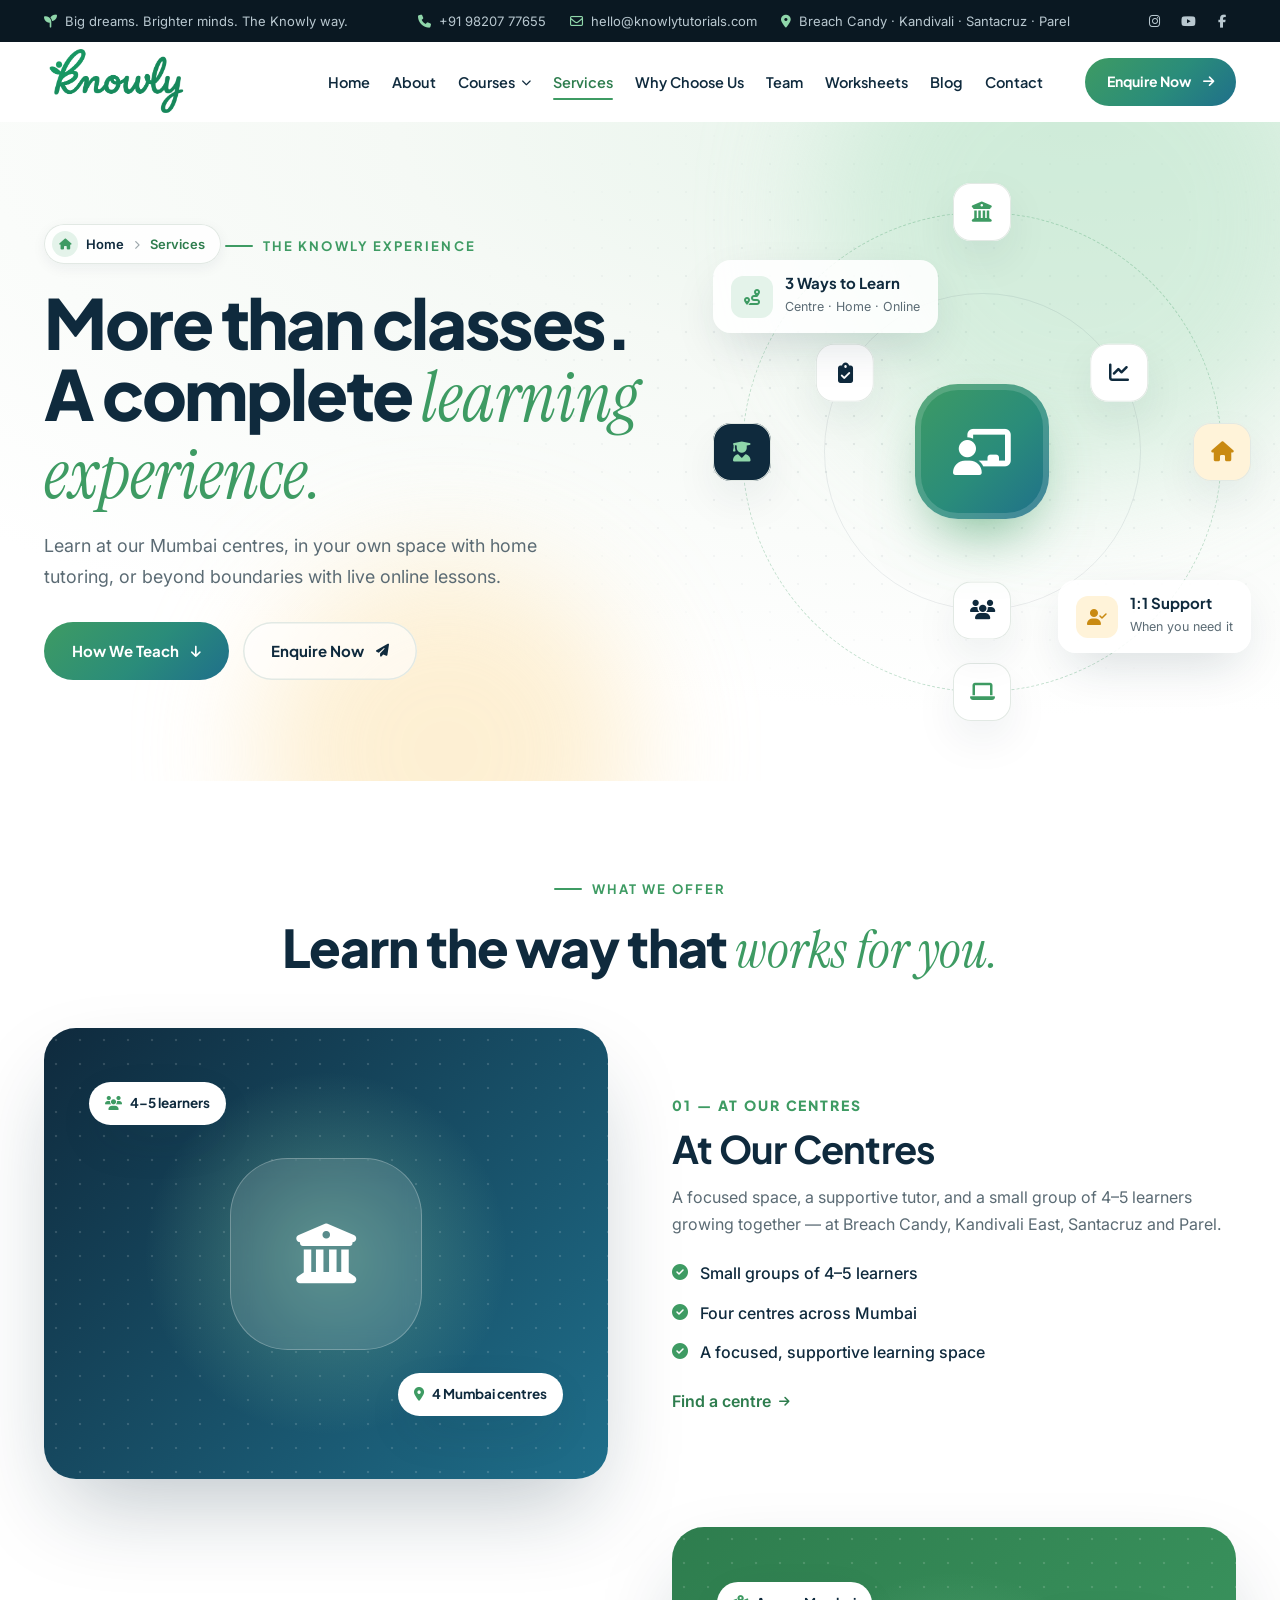
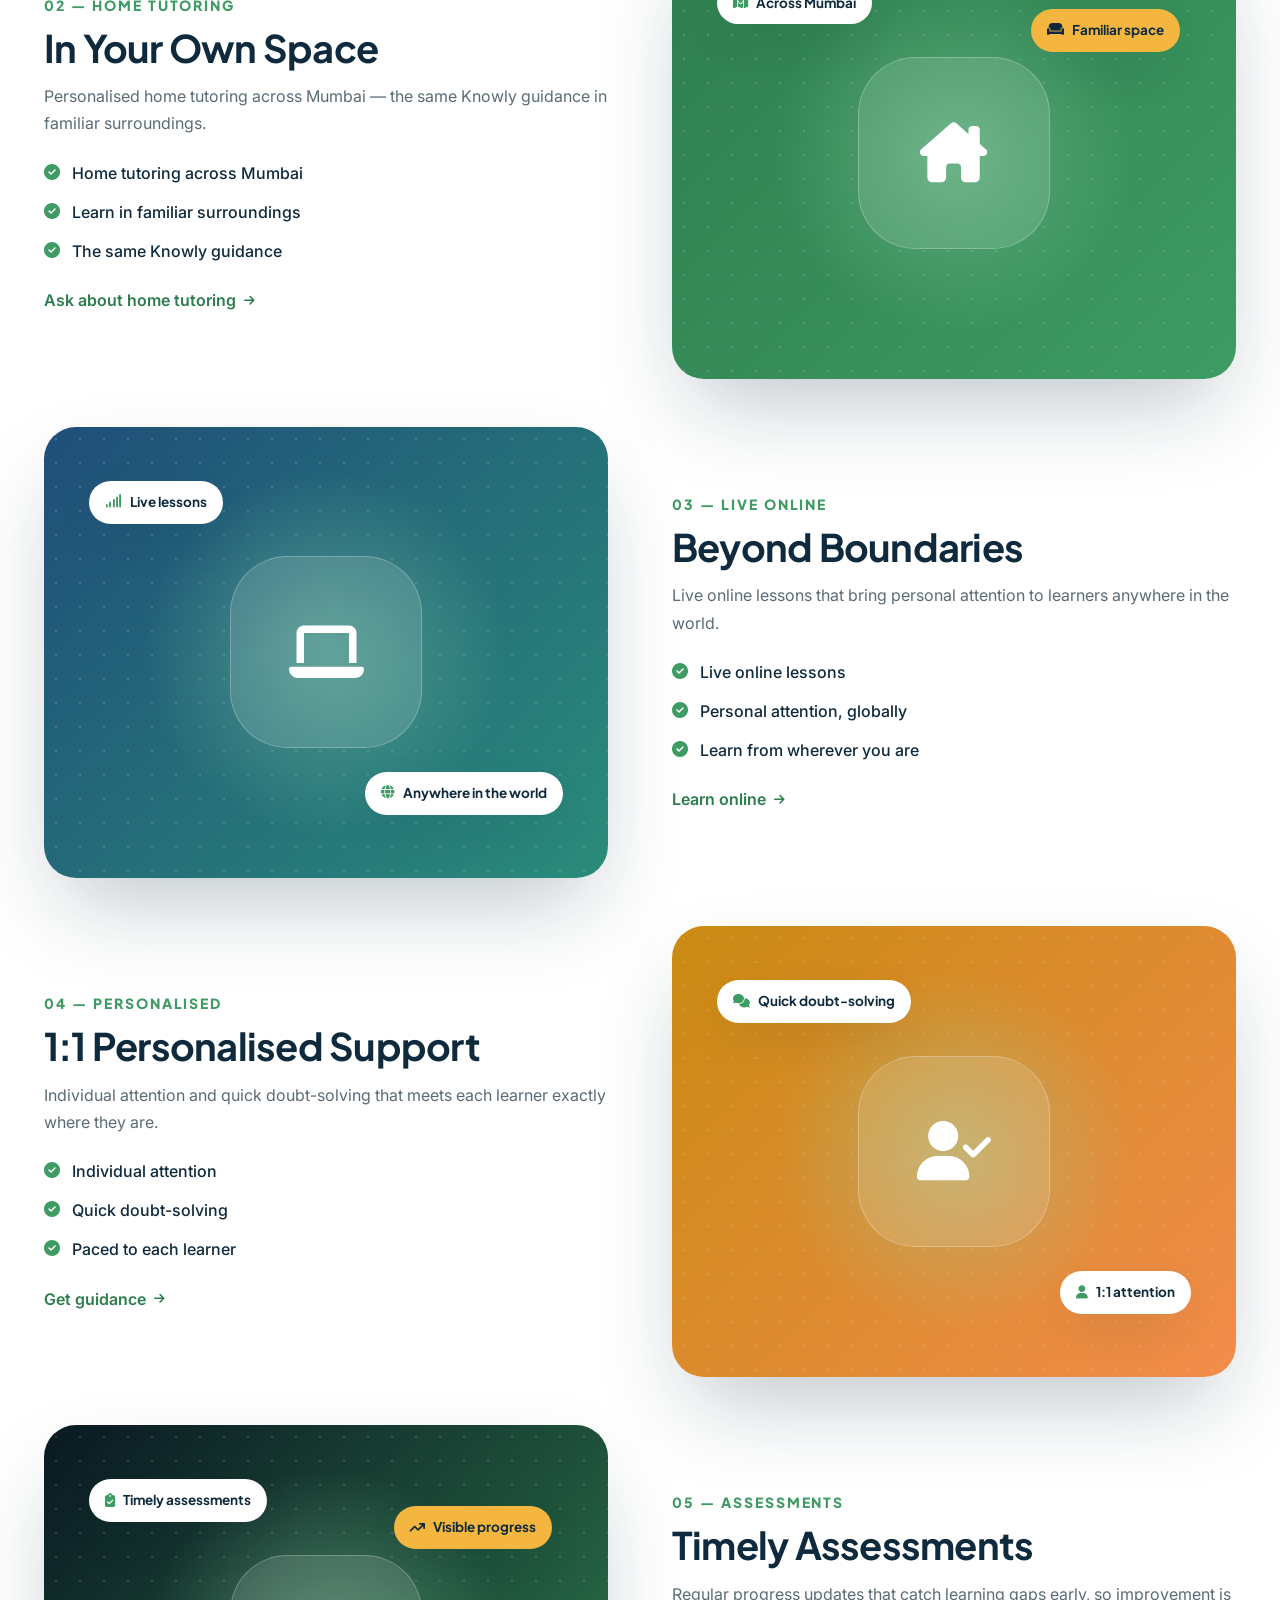
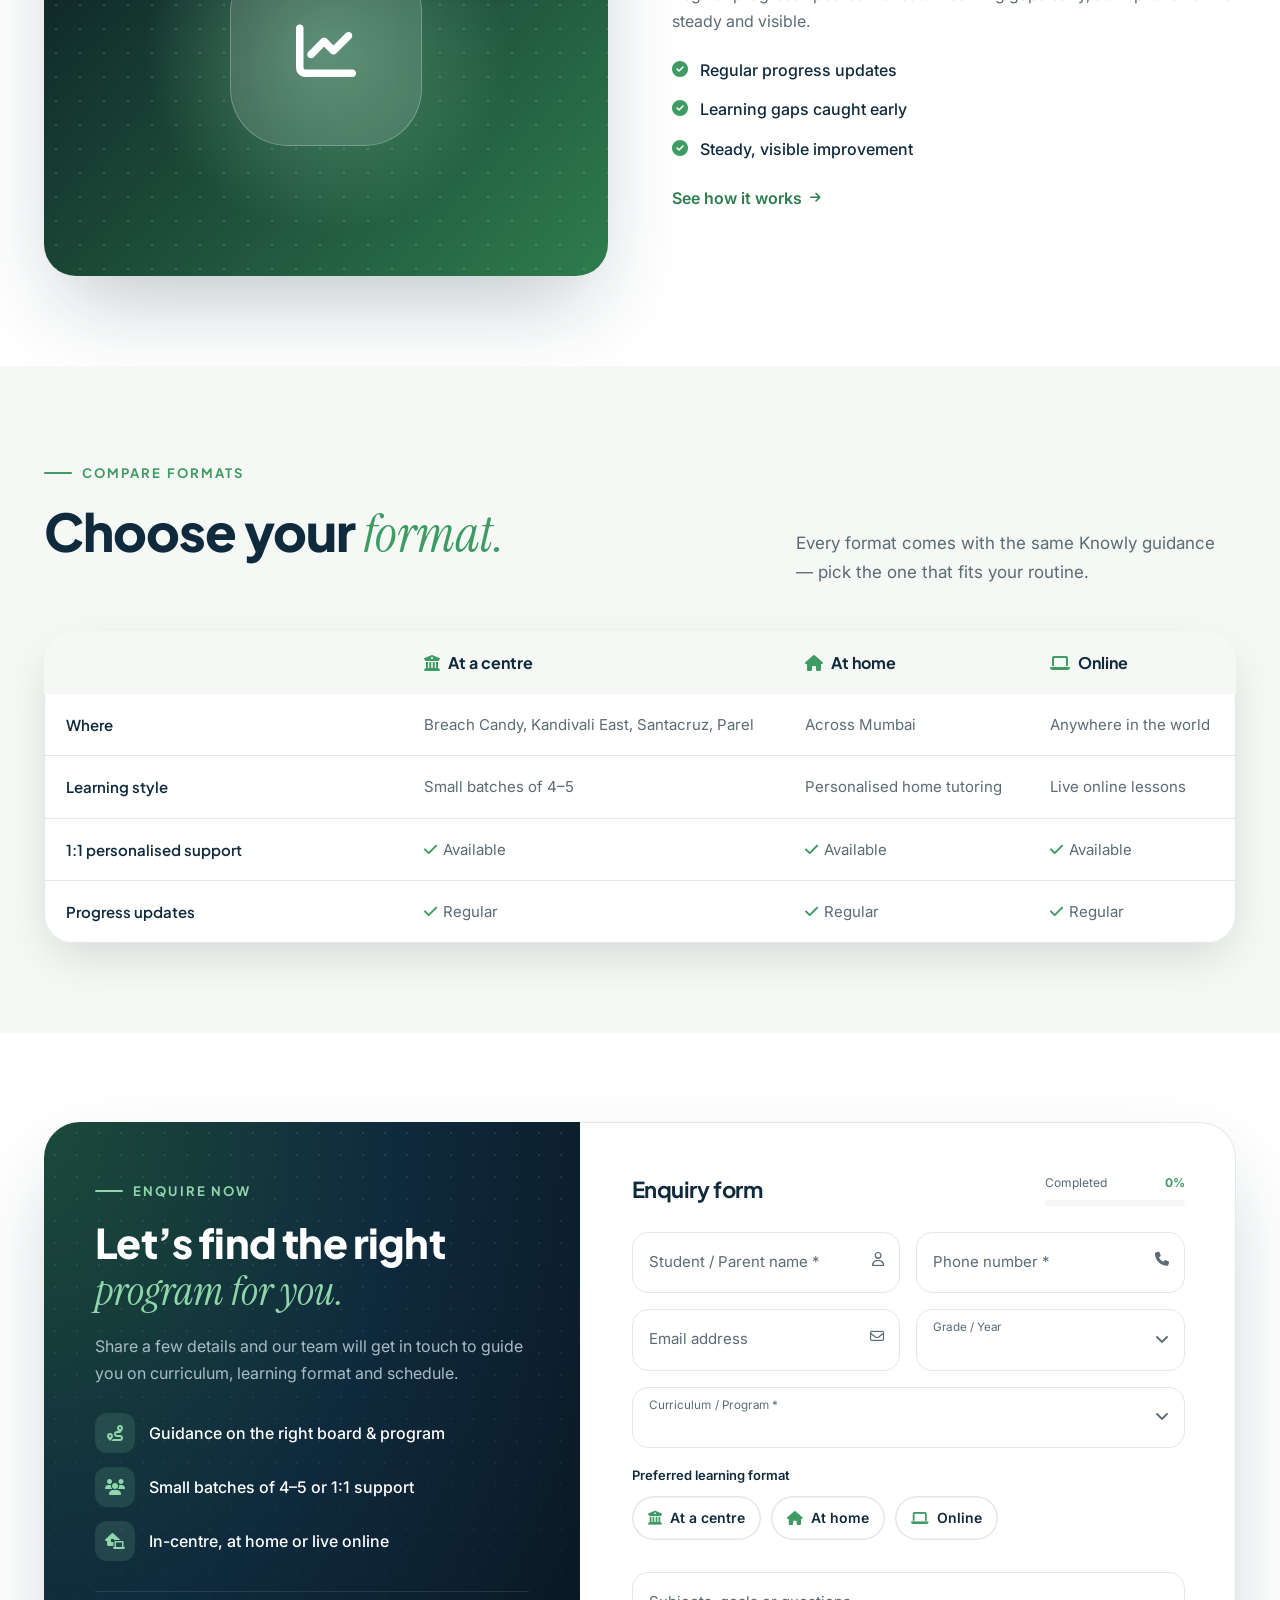
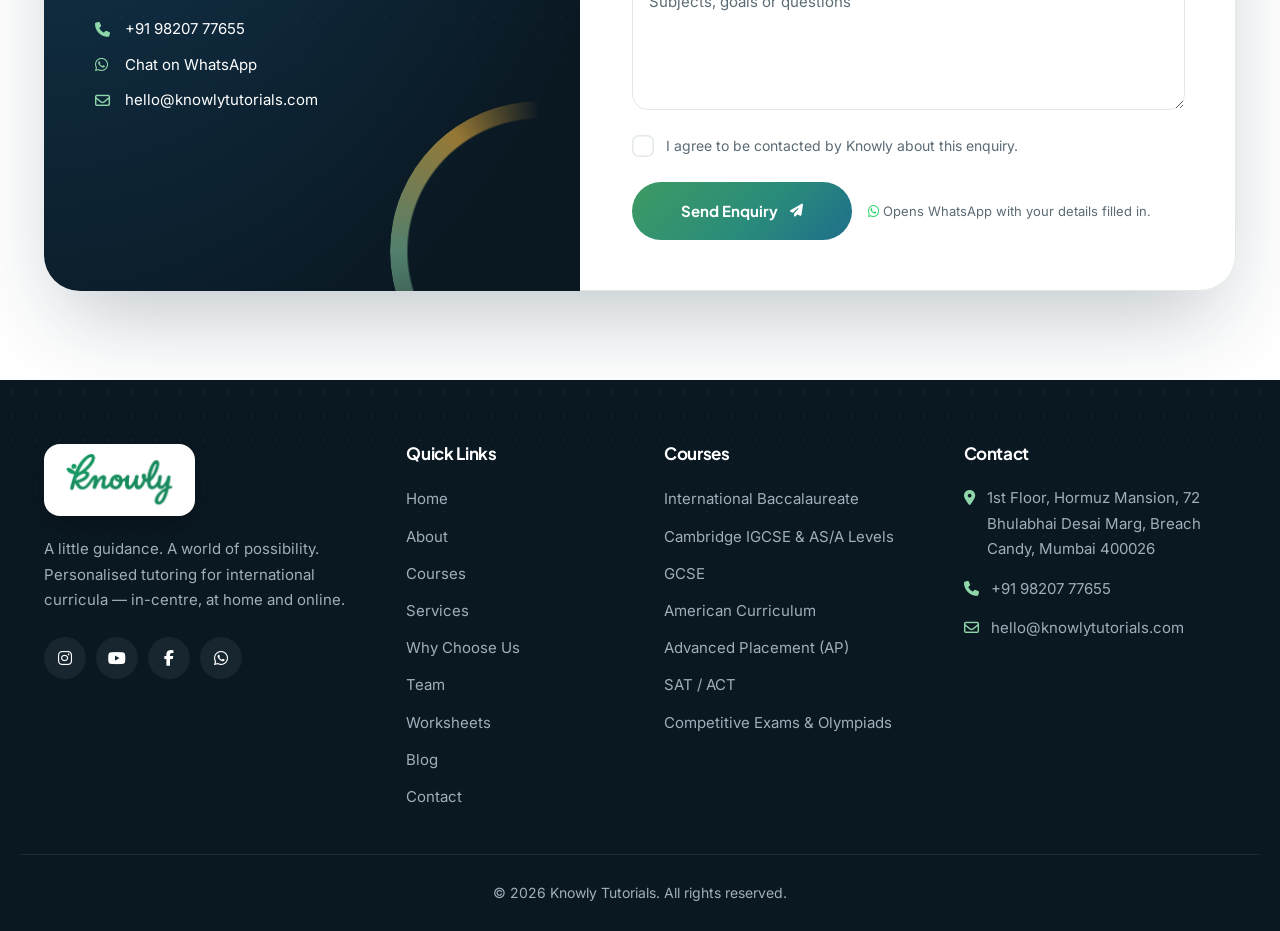
<file: services.html>
<!DOCTYPE html>
<html lang="en">
<head>
    <meta charset="UTF-8">
    <meta name="viewport" content="width=device-width, initial-scale=1.0">
    <title>Services | In-centre, Home &amp; Online Tutoring — Knowly Tutorials</title>
    <meta name="description" content="Learn with Knowly at our Mumbai centres, with home tutoring, or through live online lessons — plus 1:1 personalised support and timely assessments.">
    <meta name="theme-color" content="#3E9B63">
    <link rel="canonical" href="https://knowlytutorials.com/services.html">
    <link rel="icon" type="image/png" href="assets/images/logo1.png">
    <link rel="preconnect" href="https://fonts.googleapis.com">
    <link rel="preconnect" href="https://fonts.gstatic.com" crossorigin>
    <link href="https://fonts.googleapis.com/css2?family=Plus+Jakarta+Sans:wght@500;600;700;800&family=Inter:wght@400;500;600&family=Instrument+Serif:ital@0;1&display=swap" rel="stylesheet">
    <link rel="stylesheet" href="https://cdnjs.cloudflare.com/ajax/libs/font-awesome/6.5.2/css/all.min.css">
    <link rel="stylesheet" href="https://unpkg.com/aos@2.3.4/dist/aos.css">
    <link rel="stylesheet" href="assets/style.css">
</head>

<body>
    <a class="skip-link" href="#main">Skip to content</a>
    <div class="cursor" aria-hidden="true"><span class="cursor__label"></span></div>

    <!-- TOP BAR -->
    <div class="topbar">
        <div class="container topbar__inner">
            <p class="topbar__welcome"><i class="fa-solid fa-seedling" aria-hidden="true"></i> Big dreams. Brighter minds. The Knowly way.</p>
            <ul class="topbar__info">
                <li><a href="tel:+919820777655"><i class="fa-solid fa-phone" aria-hidden="true"></i> +91 98207 77655</a></li>
                <li class="hide-sm"><a href="mailto:hello@knowlytutorials.com"><i class="fa-regular fa-envelope" aria-hidden="true"></i> hello@knowlytutorials.com</a></li>
                <li class="hide-md"><i class="fa-solid fa-location-dot" aria-hidden="true"></i> Breach Candy · Kandivali · Santacruz · Parel</li>
            </ul>
            <ul class="topbar__social">
                <li><a href="https://www.instagram.com/knowlylearningcentre/" target="_blank" rel="noopener" aria-label="Instagram"><i class="fa-brands fa-instagram"></i></a></li>
                <li><a href="https://www.youtube.com/@KnowlyLearning" target="_blank" rel="noopener" aria-label="YouTube"><i class="fa-brands fa-youtube"></i></a></li>
                <li><a href="https://www.facebook.com/p/Knowly-Tutorials-61571922194889/" target="_blank" rel="noopener" aria-label="Facebook"><i class="fa-brands fa-facebook-f"></i></a></li>
            </ul>
        </div>
    </div>

    <!-- HEADER -->
    <header class="header" id="header">
        <div class="container header__inner">
            <a href="index.html" class="logo" aria-label="Knowly Tutorials — Home">
                <img class="logo__img" src="assets/images/logo1.png" alt="Knowly logo" width="145" height="66" decoding="async" fetchpriority="high">
            </a>
            <nav class="nav" aria-label="Primary">
                <ul class="nav__list">
                    <li><a href="index.html" class="nav__link">Home</a></li>
                    <li><a href="about.html" class="nav__link">About</a></li>
                    <li class="nav__has-drop">
                        <a href="courses.html" class="nav__link">Courses <i class="fa-solid fa-chevron-down" aria-hidden="true"></i></a>
                        <ul class="nav__drop">
                            <li><a href="courses.html#ib">International Baccalaureate</a></li>
                            <li><a href="courses.html#cambridge">Cambridge &amp; UK Boards</a></li>
                            <li><a href="courses.html#american">American Curriculum</a></li>
                            <li><a href="courses.html#test">Test Prep &amp; Competitive</a></li>
                        </ul>
                    </li>
                    <li><a href="services.html" class="nav__link is-active" aria-current="page">Services</a></li>
                    <li><a href="why-choose-us.html" class="nav__link">Why Choose Us</a></li>
                    <li><a href="team.html" class="nav__link">Team</a></li>
                    <li><a href="worksheets.html" class="nav__link">Worksheets</a></li>
                    <li><a href="blog.html" class="nav__link">Blog</a></li>
                    <li><a href="contact.html" class="nav__link">Contact</a></li>
                </ul>
            </nav>
            <a href="#enquiry" class="btn btn--primary btn--sm header__cta" data-cursor="Enquire"><span>Enquire Now</span><i class="fa-solid fa-arrow-right" aria-hidden="true"></i></a>
            <button class="burger" id="burger" aria-label="Open menu" aria-expanded="false" aria-controls="drawer"><span></span><span></span><span></span></button>
        </div>
    </header>

    <!-- MOBILE DRAWER -->
    <div class="drawer-overlay" id="drawerOverlay" hidden></div>
    <aside class="drawer" id="drawer" aria-label="Mobile menu" aria-hidden="true">
        <div class="drawer__head">
            <img class="logo__img" src="assets/images/logo1.png" alt="Knowly" width="97" height="44">
            <button class="drawer__close" id="drawerClose" aria-label="Close menu"><i class="fa-solid fa-xmark"></i></button>
        </div>
        <ul class="drawer__list">
            <li><a href="index.html">Home</a></li>
            <li><a href="about.html">About</a></li>
            <li class="drawer__acc">
                <button class="drawer__acc-btn" aria-expanded="false">Courses<i class="fa-solid fa-plus" aria-hidden="true"></i></button>
                <ul class="drawer__sub">
                    <li><a href="courses.html">All Programs</a></li>
                    <li><a href="courses.html#ib">International Baccalaureate</a></li>
                    <li><a href="courses.html#cambridge">Cambridge &amp; UK Boards</a></li>
                    <li><a href="courses.html#american">American Curriculum</a></li>
                    <li><a href="courses.html#test">Test Prep &amp; Competitive</a></li>
                </ul>
            </li>
            <li><a href="services.html" aria-current="page">Services</a></li>
            <li><a href="why-choose-us.html">Why Choose Us</a></li>
            <li><a href="team.html">Team</a></li>
            <li><a href="worksheets.html">Worksheets</a></li>
            <li><a href="blog.html">Blog</a></li>
            <li><a href="contact.html">Contact</a></li>
        </ul>
        <div class="drawer__foot">
            <a href="#enquiry" class="btn btn--primary btn--block"><span>Enquire Now</span><i class="fa-solid fa-arrow-right"></i></a>
            <a href="tel:+919820777655" class="drawer__contact"><i class="fa-solid fa-phone"></i> +91 98207 77655</a>
            <a href="mailto:hello@knowlytutorials.com" class="drawer__contact"><i class="fa-regular fa-envelope"></i> hello@knowlytutorials.com</a>
        </div>
    </aside>

    <main id="main">

        <!-- PAGE HERO -->
        <section class="page-hero">
            <div class="page-hero__bg" aria-hidden="true"><span class="blob blob--1"></span><span class="blob blob--2"></span></div>
            <div class="container page-hero__inner">
                <div class="page-hero__content">
                    <nav class="crumbs" aria-label="Breadcrumb"><a href="index.html"><i class="fa-solid fa-house"></i> Home</a><i class="fa-solid fa-chevron-right" aria-hidden="true"></i><span>Services</span></nav>
                    <span class="eyebrow">The Knowly Experience</span>
                    <h1 class="page-hero__title">More than classes.<br>A complete <em>learning experience.</em></h1>
                    <p class="page-hero__text">Learn at our Mumbai centres, in your own space with home tutoring, or beyond boundaries with live online lessons.</p>
                    <div class="page-hero__ctas">
                        <a href="#services-list" class="btn btn--primary" data-cursor="Explore"><span>How We Teach</span><i class="fa-solid fa-arrow-down"></i></a>
                        <a href="#enquiry" class="btn btn--ghost"><span>Enquire Now</span><i class="fa-solid fa-paper-plane"></i></a>
                    </div>
                </div>
                <div class="orbit" aria-hidden="true">
                    <div class="orbit__ring"></div><div class="orbit__ring orbit__ring--2"></div><div class="orbit__ring orbit__ring--3"></div>
                    <div class="orbit__track">
                        <span class="orbit__dot" style="--a:0deg"><i class="fa-solid fa-building-columns"></i></span>
                        <span class="orbit__dot orbit__dot--accent" style="--a:90deg"><i class="fa-solid fa-house"></i></span>
                        <span class="orbit__dot" style="--a:180deg"><i class="fa-solid fa-laptop"></i></span>
                        <span class="orbit__dot orbit__dot--dark" style="--a:270deg"><i class="fa-solid fa-user-graduate"></i></span>
                    </div>
                    <div class="orbit__track orbit__track--inner">
                        <span class="orbit__dot" style="--a:60deg"><i class="fa-solid fa-chart-line"></i></span>
                        <span class="orbit__dot" style="--a:180deg"><i class="fa-solid fa-users"></i></span>
                        <span class="orbit__dot" style="--a:300deg"><i class="fa-solid fa-clipboard-check"></i></span>
                    </div>
                    <div class="orbit__core"><i class="fa-solid fa-chalkboard-user"></i></div>
                    <div class="float-card float-card--a"><span class="float-card__icon"><i class="fa-solid fa-route"></i></span><div><strong>3 Ways to Learn</strong><small>Centre · Home · Online</small></div></div>
                    <div class="float-card float-card--b"><span class="float-card__icon float-card__icon--accent"><i class="fa-solid fa-user-check"></i></span><div><strong>1:1 Support</strong><small>When you need it</small></div></div>
                </div>
            </div>
        </section>

        <!-- SERVICES LIST -->
        <section class="section" id="services-list">
            <div class="container">
                <div class="section-head section-head--center">
                    <span class="eyebrow" data-aos="fade-up">What We Offer</span>
                    <h2 class="section-title text-reveal"><span class="line"><span>Learn the way that <em>works for you.</em></span></span></h2>
                </div>

                <div class="srows">
                    <article class="srow srow--1">
                        <div class="srow__art" data-aos="fade-up" aria-hidden="true">
                            <img class="srow__img" src="https://images.unsplash.com/photo-1522202176988-66273c2fd55f?w=1200&amp;q=80&amp;auto=format&amp;fit=crop" alt="" loading="lazy" onerror="this.remove()">
                            <span class="srow__big"><i class="fa-solid fa-building-columns"></i></span>
                            <span class="srow__chip srow__chip--1"><i class="fa-solid fa-users"></i> 4–5 learners</span>
                            <span class="srow__chip srow__chip--2"><i class="fa-solid fa-location-dot"></i> 4 Mumbai centres</span>
                        </div>
                        <div data-aos="fade-up" data-aos-delay="100">
                            <span class="srow__num">01 — AT OUR CENTRES</span>
                            <h3>At Our Centres</h3>
                            <p>A focused space, a supportive tutor, and a small group of 4–5 learners growing together — at Breach Candy, Kandivali East, Santacruz and Parel.</p>
                            <ul class="check-list">
                                <li><i class="fa-solid fa-circle-check"></i> Small groups of 4–5 learners</li>
                                <li><i class="fa-solid fa-circle-check"></i> Four centres across Mumbai</li>
                                <li><i class="fa-solid fa-circle-check"></i> A focused, supportive learning space</li>
                            </ul>
                            <a href="contact.html#centres" class="link-arrow" style="margin-top:22px">Find a centre <i class="fa-solid fa-arrow-right"></i></a>
                        </div>
                    </article>

                    <article class="srow srow--2">
                        <div class="srow__art" data-aos="fade-up" aria-hidden="true">
                            <img class="srow__img" src="https://images.unsplash.com/photo-1434030216411-0b793f4b4173?w=1200&amp;q=80&amp;auto=format&amp;fit=crop" alt="" loading="lazy" onerror="this.remove()">
                            <span class="srow__big"><i class="fa-solid fa-house-chimney"></i></span>
                            <span class="srow__chip srow__chip--1"><i class="fa-solid fa-map-location-dot"></i> Across Mumbai</span>
                            <span class="srow__chip srow__chip--3"><i class="fa-solid fa-couch"></i> Familiar space</span>
                        </div>
                        <div data-aos="fade-up" data-aos-delay="100">
                            <span class="srow__num">02 — HOME TUTORING</span>
                            <h3>In Your Own Space</h3>
                            <p>Personalised home tutoring across Mumbai — the same Knowly guidance in familiar surroundings.</p>
                            <ul class="check-list">
                                <li><i class="fa-solid fa-circle-check"></i> Home tutoring across Mumbai</li>
                                <li><i class="fa-solid fa-circle-check"></i> Learn in familiar surroundings</li>
                                <li><i class="fa-solid fa-circle-check"></i> The same Knowly guidance</li>
                            </ul>
                            <a href="#enquiry" class="link-arrow" style="margin-top:22px">Ask about home tutoring <i class="fa-solid fa-arrow-right"></i></a>
                        </div>
                    </article>

                    <article class="srow srow--3">
                        <div class="srow__art" data-aos="fade-up" aria-hidden="true">
                            <img class="srow__img" src="https://images.unsplash.com/photo-1588196749597-9ff075ee6b5b?w=1200&amp;q=80&amp;auto=format&amp;fit=crop" alt="" loading="lazy" onerror="this.remove()">
                            <span class="srow__big"><i class="fa-solid fa-laptop"></i></span>
                            <span class="srow__chip srow__chip--1"><i class="fa-solid fa-signal"></i> Live lessons</span>
                            <span class="srow__chip srow__chip--2"><i class="fa-solid fa-globe"></i> Anywhere in the world</span>
                        </div>
                        <div data-aos="fade-up" data-aos-delay="100">
                            <span class="srow__num">03 — LIVE ONLINE</span>
                            <h3>Beyond Boundaries</h3>
                            <p>Live online lessons that bring personal attention to learners anywhere in the world.</p>
                            <ul class="check-list">
                                <li><i class="fa-solid fa-circle-check"></i> Live online lessons</li>
                                <li><i class="fa-solid fa-circle-check"></i> Personal attention, globally</li>
                                <li><i class="fa-solid fa-circle-check"></i> Learn from wherever you are</li>
                            </ul>
                            <a href="#enquiry" class="link-arrow" style="margin-top:22px">Learn online <i class="fa-solid fa-arrow-right"></i></a>
                        </div>
                    </article>

                    <article class="srow srow--4">
                        <div class="srow__art" data-aos="fade-up" aria-hidden="true">
                            <img class="srow__img" src="https://images.unsplash.com/photo-1516321318423-f06f85e504b3?w=1200&amp;q=80&amp;auto=format&amp;fit=crop" alt="" loading="lazy" onerror="this.remove()">
                            <span class="srow__big"><i class="fa-solid fa-user-check"></i></span>
                            <span class="srow__chip srow__chip--1"><i class="fa-solid fa-comments"></i> Quick doubt-solving</span>
                            <span class="srow__chip srow__chip--2"><i class="fa-solid fa-user"></i> 1:1 attention</span>
                        </div>
                        <div data-aos="fade-up" data-aos-delay="100">
                            <span class="srow__num">04 — PERSONALISED</span>
                            <h3>1:1 Personalised Support</h3>
                            <p>Individual attention and quick doubt-solving that meets each learner exactly where they are.</p>
                            <ul class="check-list">
                                <li><i class="fa-solid fa-circle-check"></i> Individual attention</li>
                                <li><i class="fa-solid fa-circle-check"></i> Quick doubt-solving</li>
                                <li><i class="fa-solid fa-circle-check"></i> Paced to each learner</li>
                            </ul>
                            <a href="#enquiry" class="link-arrow" style="margin-top:22px">Get guidance <i class="fa-solid fa-arrow-right"></i></a>
                        </div>
                    </article>

                    <article class="srow srow--5">
                        <div class="srow__art" data-aos="fade-up" aria-hidden="true">
                            <img class="srow__img" src="https://images.unsplash.com/photo-1551288049-bebda4e38f71?w=1200&amp;q=80&amp;auto=format&amp;fit=crop" alt="" loading="lazy" onerror="this.remove()">
                            <span class="srow__big"><i class="fa-solid fa-chart-line"></i></span>
                            <span class="srow__chip srow__chip--1"><i class="fa-solid fa-clipboard-check"></i> Timely assessments</span>
                            <span class="srow__chip srow__chip--3"><i class="fa-solid fa-arrow-trend-up"></i> Visible progress</span>
                        </div>
                        <div data-aos="fade-up" data-aos-delay="100">
                            <span class="srow__num">05 — ASSESSMENTS</span>
                            <h3>Timely Assessments</h3>
                            <p>Regular progress updates that catch learning gaps early, so improvement is steady and visible.</p>
                            <ul class="check-list">
                                <li><i class="fa-solid fa-circle-check"></i> Regular progress updates</li>
                                <li><i class="fa-solid fa-circle-check"></i> Learning gaps caught early</li>
                                <li><i class="fa-solid fa-circle-check"></i> Steady, visible improvement</li>
                            </ul>
                            <a href="#enquiry" class="link-arrow" style="margin-top:22px">See how it works <i class="fa-solid fa-arrow-right"></i></a>
                        </div>
                    </article>
                </div>
            </div>
        </section>

        <!-- FORMAT COMPARISON -->
        <section class="section section--soft">
            <div class="container">
                <div class="section-head section-head--split">
                    <div>
                        <span class="eyebrow" data-aos="fade-up">Compare Formats</span>
                        <h2 class="section-title text-reveal"><span class="line"><span>Choose your <em>format.</em></span></span></h2>
                    </div>
                    <p class="section-sub" data-aos="fade-up">Every format comes with the same Knowly guidance — pick the one that fits your routine.</p>
                </div>
                <div class="compare" data-aos="fade-up">
                    <table>
                        <thead>
                            <tr><th scope="col"><span class="visually-hidden">Feature</span></th><th scope="col"><i class="fa-solid fa-building-columns"></i>At a centre</th><th scope="col"><i class="fa-solid fa-house"></i>At home</th><th scope="col"><i class="fa-solid fa-laptop"></i>Online</th></tr>
                        </thead>
                        <tbody>
                            <tr><th scope="row">Where</th><td>Breach Candy, Kandivali East, Santacruz, Parel</td><td>Across Mumbai</td><td>Anywhere in the world</td></tr>
                            <tr><th scope="row">Learning style</th><td>Small batches of 4–5</td><td>Personalised home tutoring</td><td>Live online lessons</td></tr>
                            <tr><th scope="row">1:1 personalised support</th><td><i class="fa-solid fa-check"></i>Available</td><td><i class="fa-solid fa-check"></i>Available</td><td><i class="fa-solid fa-check"></i>Available</td></tr>
                            <tr><th scope="row">Progress updates</th><td><i class="fa-solid fa-check"></i>Regular</td><td><i class="fa-solid fa-check"></i>Regular</td><td><i class="fa-solid fa-check"></i>Regular</td></tr>
                        </tbody>
                    </table>
                </div>
            </div>
        </section>

        <!-- ENQUIRY FORM -->
        <section class="enquiry section" id="enquiry">
            <div class="container">
                <div class="enquiry__wrap" data-aos="fade-up">
                    <aside class="enquiry__info">
                        <span class="enquiry__ring" aria-hidden="true"></span>
                        <span class="eyebrow eyebrow--light">Enquire Now</span>
                        <h2 class="section-title section-title--light">Let’s find the right <em>program for you.</em></h2>
                        <p>Share a few details and our team will get in touch to guide you on curriculum, learning format and schedule.</p>
                        <ul class="enquiry__points">
                            <li><i class="fa-solid fa-route"></i> Guidance on the right board &amp; program</li>
                            <li><i class="fa-solid fa-users"></i> Small batches of 4–5 or 1:1 support</li>
                            <li><i class="fa-solid fa-laptop-house"></i> In-centre, at home or live online</li>
                        </ul>
                        <div class="enquiry__quick">
                            <a href="tel:+919820777655"><i class="fa-solid fa-phone"></i> +91 98207 77655</a>
                            <a href="https://wa.me/919820777655" target="_blank" rel="noopener"><i class="fa-brands fa-whatsapp"></i> Chat on WhatsApp</a>
                            <a href="mailto:hello@knowlytutorials.com"><i class="fa-regular fa-envelope"></i> hello@knowlytutorials.com</a>
                        </div>
                    </aside>
                    <form class="eform" id="enquiryForm" novalidate>
                        <div class="eform__head">
                            <h3>Enquiry form</h3>
                            <div class="eform__progress" aria-hidden="true"><small>Completed <b>0%</b></small><div class="eform__bar"><span></span></div></div>
                        </div>
                        <div class="eform__grid">
                            <div class="field"><input id="ef-name" name="name" type="text" placeholder=" " autocomplete="name" required><label for="ef-name">Student / Parent name *</label><i class="fa-regular fa-user field__icon" aria-hidden="true"></i><small class="field__err" aria-live="polite"></small></div>
                            <div class="field"><input id="ef-phone" name="phone" type="tel" placeholder=" " autocomplete="tel" inputmode="tel" required><label for="ef-phone">Phone number *</label><i class="fa-solid fa-phone field__icon" aria-hidden="true"></i><small class="field__err" aria-live="polite"></small></div>
                            <div class="field"><input id="ef-email" name="email" type="email" placeholder=" " autocomplete="email"><label for="ef-email">Email address</label><i class="fa-regular fa-envelope field__icon" aria-hidden="true"></i><small class="field__err" aria-live="polite"></small></div>
                            <div class="field"><select id="ef-grade" name="grade"><option value="" selected></option><option>Grade 1–5</option><option>Grade 6–8</option><option>Grade 9–10</option><option>Grade 11–12</option><option>Other</option></select><label for="ef-grade">Grade / Year</label></div>
                            <div class="field eform__full">
                                <select id="ef-curriculum" name="curriculum" required>
                                    <option value="" selected></option>
                                    <option value="IB">International Baccalaureate (PYP / MYP / IBDP / IBCP)</option>
                                    <option value="Cambridge IGCSE &amp; AS/A Levels">Cambridge IGCSE &amp; AS/A Levels</option>
                                    <option value="GCSE">GCSE (OCR / AQA / Edexcel / WJEC)</option>
                                    <option value="American Curriculum">American Curriculum</option>
                                    <option value="Advanced Placement (AP)">Advanced Placement (AP)</option>
                                    <option value="SAT / ACT">SAT / ACT</option>
                                    <option value="Competitive Exams &amp; Olympiads">Competitive Exams &amp; Olympiads</option>
                                    <option value="Not sure yet">Not sure yet — please guide me</option>
                                </select>
                                <label for="ef-curriculum">Curriculum / Program *</label><small class="field__err" aria-live="polite"></small>
                            </div>
                            <fieldset class="eform__full" style="border:0">
                                <legend class="chips-label">Preferred learning format</legend>
                                <div class="chips">
                                    <label class="chip-opt"><input type="radio" name="mode" value="At a centre"><span><i class="fa-solid fa-building-columns"></i> At a centre</span></label>
                                    <label class="chip-opt"><input type="radio" name="mode" value="At home"><span><i class="fa-solid fa-house"></i> At home</span></label>
                                    <label class="chip-opt"><input type="radio" name="mode" value="Online"><span><i class="fa-solid fa-laptop"></i> Online</span></label>
                                </div>
                            </fieldset>
                            <div class="eform__reveal eform__full"><div><div class="field"><select id="ef-centre" name="centre"><option value="" selected></option><option>Breach Candy</option><option>Kandivali East</option><option>Santacruz</option><option>Parel</option><option>Not sure</option></select><label for="ef-centre">Preferred centre</label></div></div></div>
                            <div class="field eform__full"><textarea id="ef-message" name="message" placeholder=" " rows="4"></textarea><label for="ef-message">Subjects, goals or questions</label></div>
                            <div class="eform__full"><label class="consent"><input type="checkbox" name="consent" required><span class="consent__box"><i class="fa-solid fa-check"></i></span><span>I agree to be contacted by Knowly about this enquiry.</span></label></div>
                            <div class="eform__actions eform__full">
                                <button type="submit" class="btn btn--primary" data-cursor="Send"><span>Send Enquiry</span><i class="fa-solid fa-paper-plane"></i></button>
                                <small><i class="fa-brands fa-whatsapp"></i> Opens WhatsApp with your details filled in.</small>
                            </div>
                        </div>
                        <div class="eform__success" role="status" aria-live="polite">
                            <div>
                                <svg viewBox="0 0 100 100" aria-hidden="true"><circle cx="50" cy="50" r="44"/><circle class="tick-ring" cx="50" cy="50" r="44" pathLength="1"/><path class="tick" d="M31 51 L45 64 L70 37" pathLength="1"/></svg>
                                <h3>Thank you, <span class="eform__who">there</span>!</h3>
                                <p>Your enquiry is ready in WhatsApp — just press send. Our team will get back to you shortly.</p>
                                <button type="button" class="btn btn--dark btn--sm eform__again"><span>Send another enquiry</span><i class="fa-solid fa-rotate-left"></i></button>
                            </div>
                        </div>
                    </form>
                </div>
            </div>
        </section>

    </main>

    <!-- FOOTER -->
    <footer class="footer">
        <div class="footer__pattern" aria-hidden="true"></div>
        <div class="container footer__grid">
            <div class="footer__brand">
                <a href="index.html" class="footer__logo" aria-label="Knowly Tutorials — Home"><img src="assets/images/logo1.png" alt="Knowly" width="132" height="60" loading="lazy"></a>
                <p>A little guidance. A world of possibility. Personalised tutoring for international curricula — in-centre, at home and online.</p>
                <ul class="footer__social">
                    <li><a href="https://www.instagram.com/knowlylearningcentre/" target="_blank" rel="noopener" aria-label="Instagram"><i class="fa-brands fa-instagram"></i></a></li>
                    <li><a href="https://www.youtube.com/@KnowlyLearning" target="_blank" rel="noopener" aria-label="YouTube"><i class="fa-brands fa-youtube"></i></a></li>
                    <li><a href="https://www.facebook.com/p/Knowly-Tutorials-61571922194889/" target="_blank" rel="noopener" aria-label="Facebook"><i class="fa-brands fa-facebook-f"></i></a></li>
                    <li><a href="https://wa.me/919820777655" target="_blank" rel="noopener" aria-label="WhatsApp"><i class="fa-brands fa-whatsapp"></i></a></li>
                </ul>
            </div>
            <div>
                <h3 class="footer__title">Quick Links</h3>
                <ul class="footer__links">
                    <li><a href="index.html">Home</a></li>
                    <li><a href="about.html">About</a></li>
                    <li><a href="courses.html">Courses</a></li>
                    <li><a href="services.html">Services</a></li>
                    <li><a href="why-choose-us.html">Why Choose Us</a></li>
                    <li><a href="team.html">Team</a></li>
                    <li><a href="worksheets.html">Worksheets</a></li>
                    <li><a href="blog.html">Blog</a></li>
                    <li><a href="contact.html">Contact</a></li>
                </ul>
            </div>
            <div>
                <h3 class="footer__title">Courses</h3>
                <ul class="footer__links" id="footerCourses">
                    <li><a href="courses.html#ib">International Baccalaureate</a></li>
                    <li><a href="courses.html#cambridge">Cambridge IGCSE &amp; AS/A Levels</a></li>
                    <li><a href="courses.html#gcse">GCSE</a></li>
                    <li><a href="courses.html#american">American Curriculum</a></li>
                    <li><a href="courses.html#ap">Advanced Placement (AP)</a></li>
                    <li><a href="courses.html#sat">SAT / ACT</a></li>
                    <li><a href="courses.html#olympiad">Competitive Exams &amp; Olympiads</a></li>
                </ul>
            </div>
            <div>
                <h3 class="footer__title">Contact</h3>
                <ul class="footer__contact">
                    <li><i class="fa-solid fa-location-dot"></i><span>1st Floor, Hormuz Mansion, 72 Bhulabhai Desai Marg, Breach Candy, Mumbai 400026</span></li>
                    <li><i class="fa-solid fa-phone"></i><a href="tel:+919820777655">+91 98207 77655</a></li>
                    <li><i class="fa-regular fa-envelope"></i><a href="mailto:hello@knowlytutorials.com">hello@knowlytutorials.com</a></li>
                </ul>
            </div>
        </div>
        <div class="container footer__bottom">
            <p>© <span id="year">2026</span> Knowly Tutorials. All rights reserved.</p>        </div>
    </footer>

    <button class="to-top" id="toTop" aria-label="Back to top">
        <svg viewBox="0 0 52 52" aria-hidden="true"><circle class="to-top__track" cx="26" cy="26" r="23"/><circle class="to-top__ring" cx="26" cy="26" r="23" pathLength="1"/></svg>
        <i class="fa-solid fa-arrow-up" aria-hidden="true"></i>
    </button>

    <script src="https://unpkg.com/aos@2.3.4/dist/aos.js"></script>
    <script src="assets/script.js"></script>
</body>
</html>
</file>
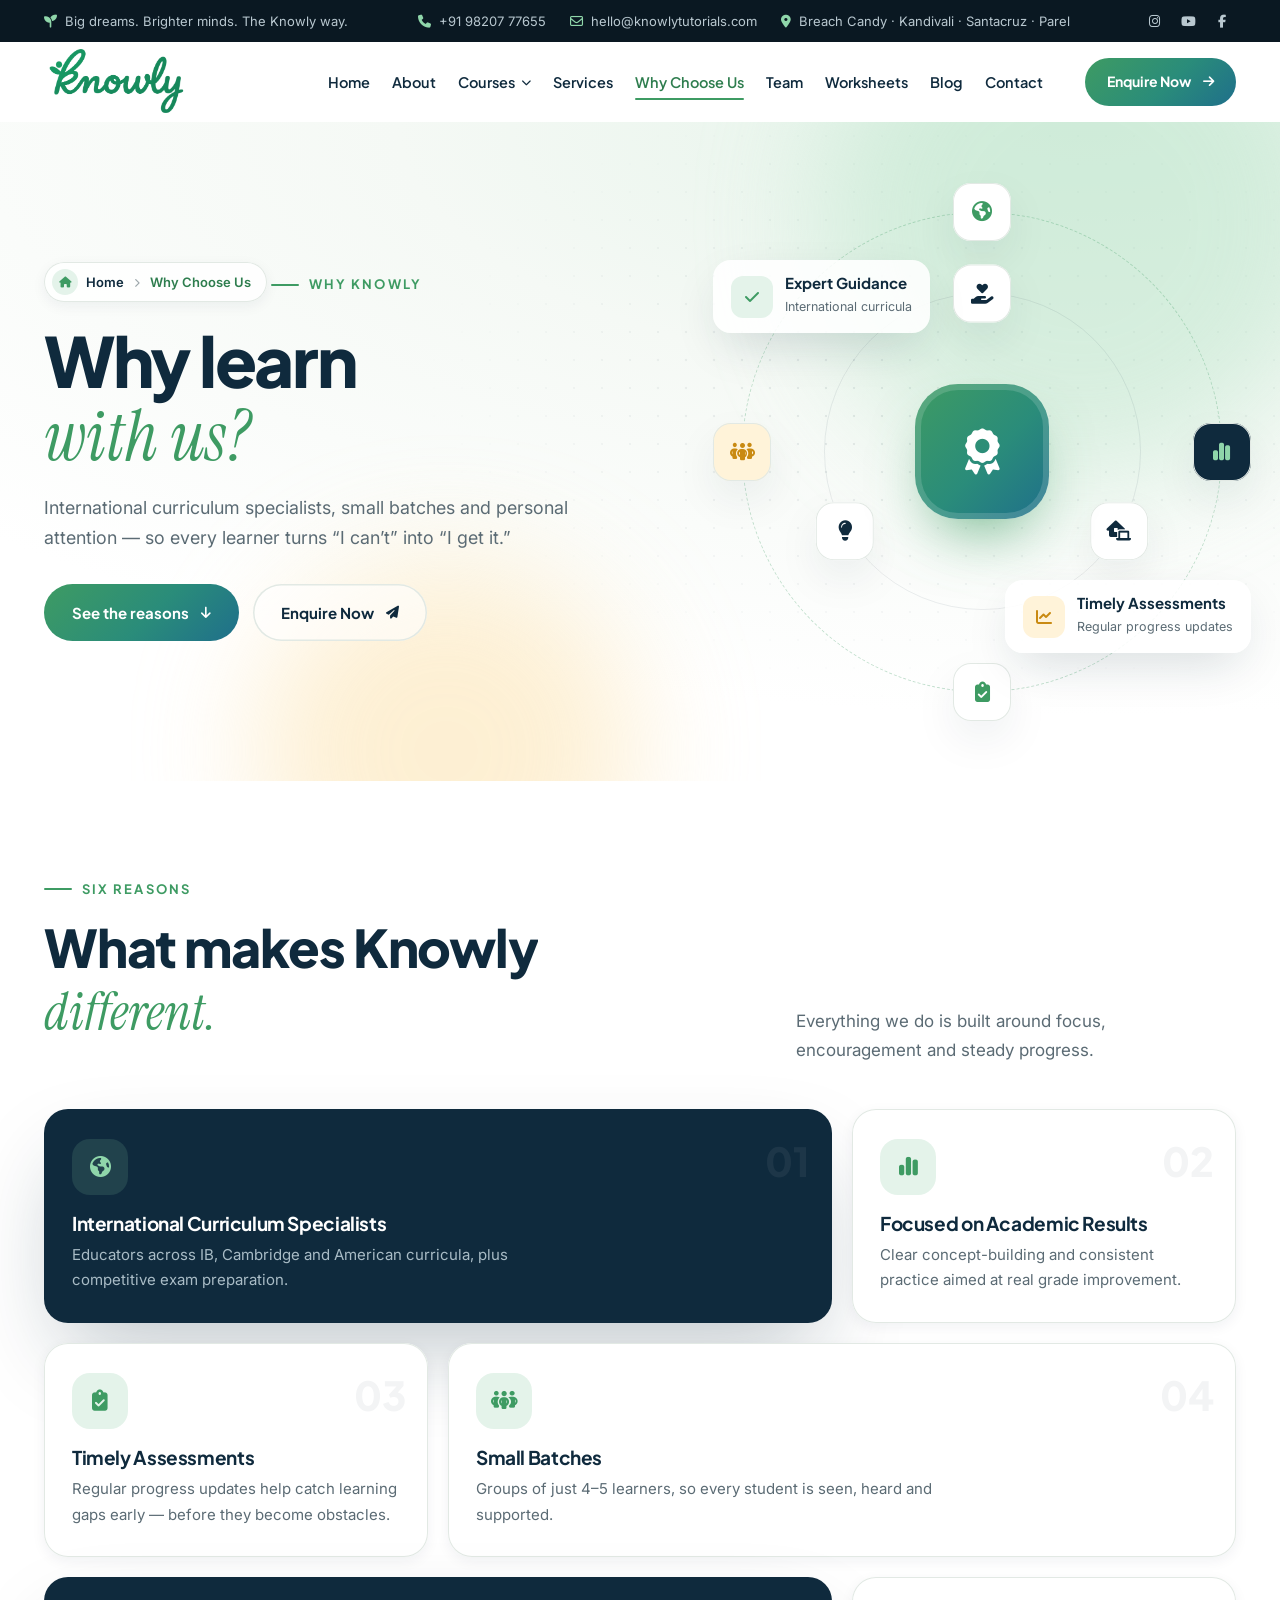
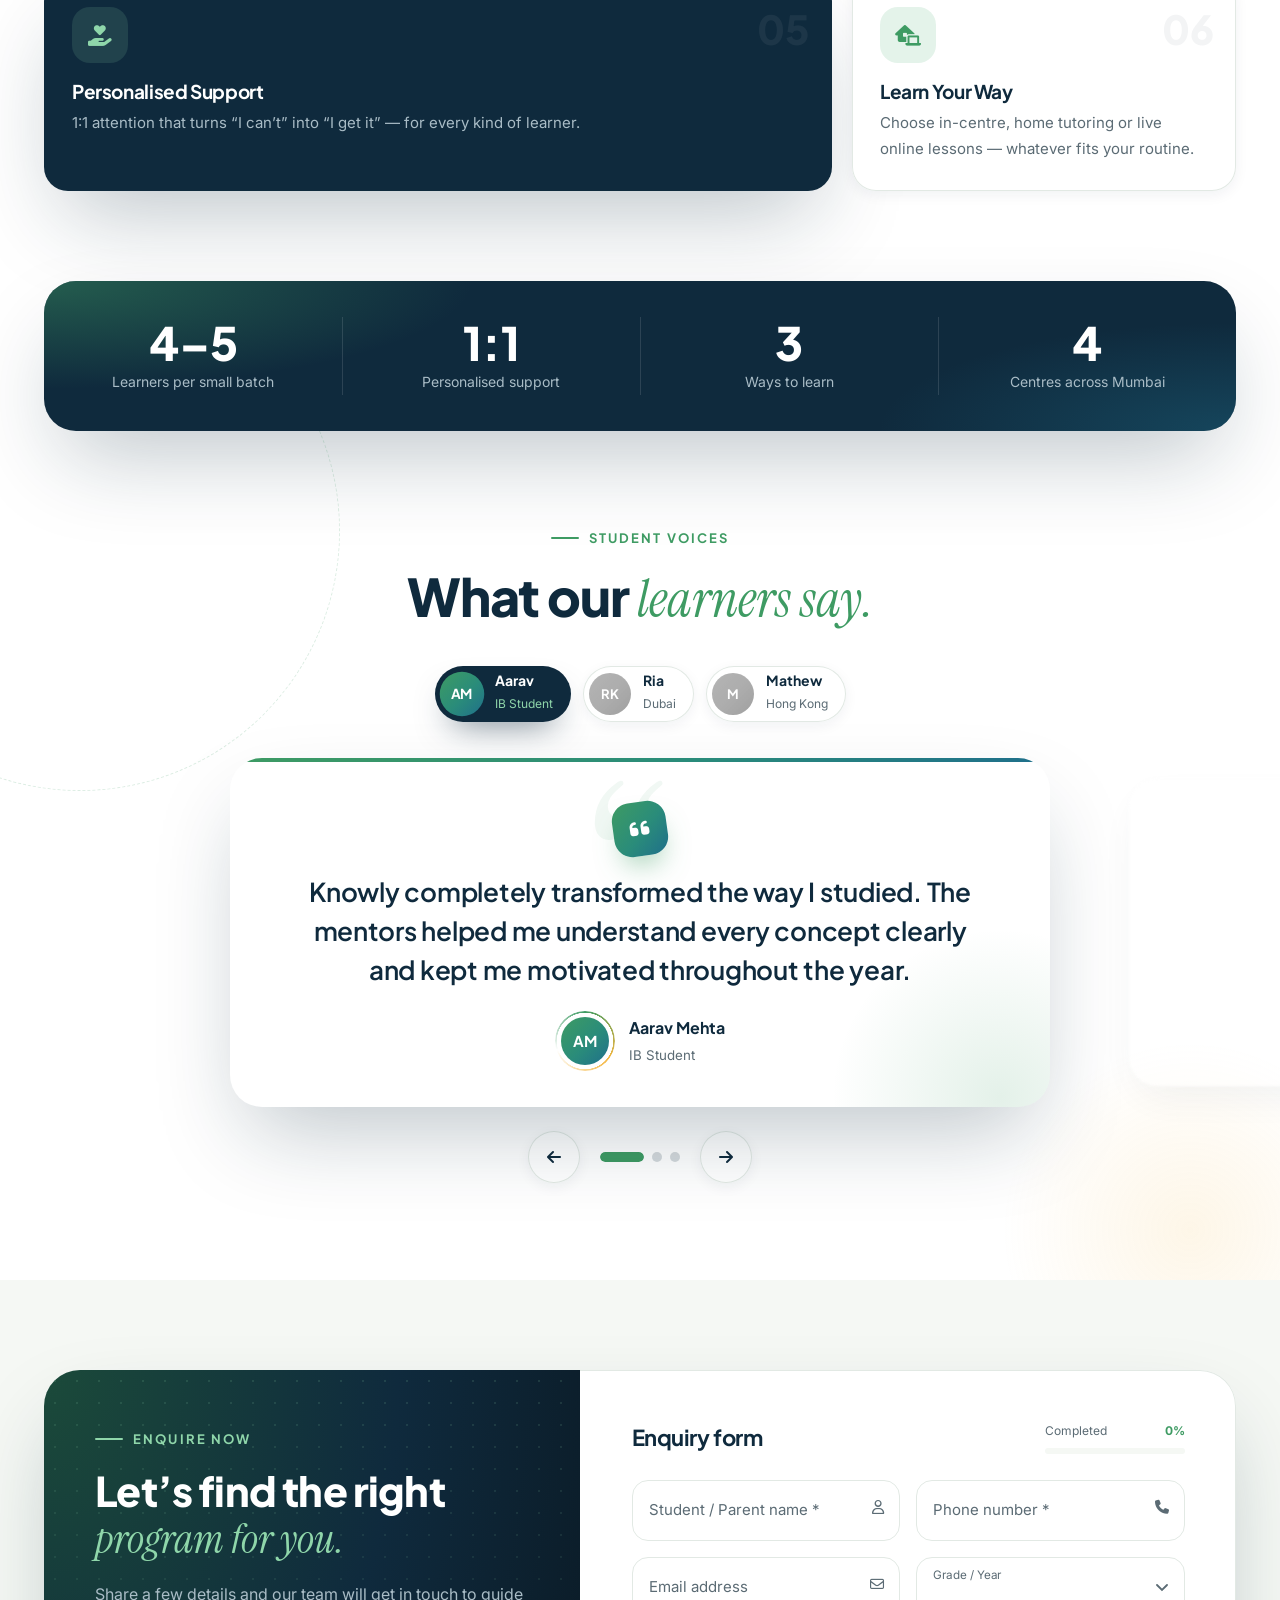
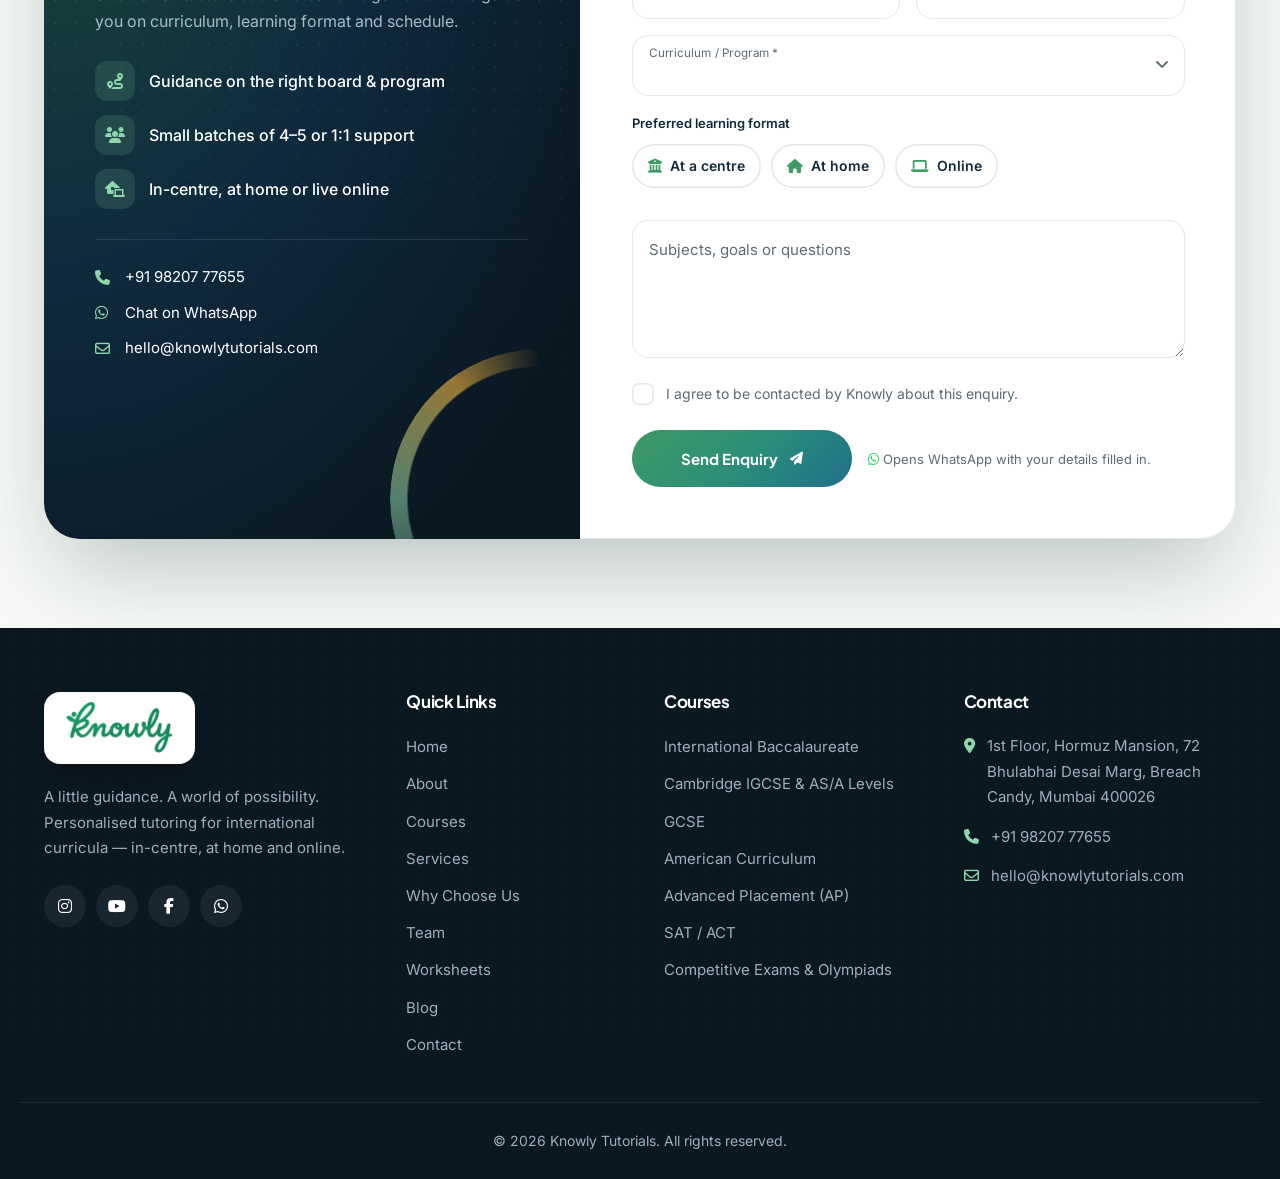
<file: why-choose-us.html>
<!DOCTYPE html>
<html lang="en">
<head>
    <meta charset="UTF-8">
    <meta name="viewport" content="width=device-width, initial-scale=1.0">
    <title>Why Choose Knowly | International Curriculum Tutoring Specialists</title>
    <meta name="description" content="International curriculum specialists, small batches of 4–5, 1:1 personalised support, timely assessments and learning in-centre, at home or online.">
    <meta name="theme-color" content="#3E9B63">
    <link rel="canonical" href="https://knowlytutorials.com/why-choose-us.html">
    <link rel="icon" type="image/png" href="assets/images/logo1.png">
    <link rel="preconnect" href="https://fonts.googleapis.com">
    <link rel="preconnect" href="https://fonts.gstatic.com" crossorigin>
    <link href="https://fonts.googleapis.com/css2?family=Plus+Jakarta+Sans:wght@500;600;700;800&family=Inter:wght@400;500;600&family=Instrument+Serif:ital@0;1&display=swap" rel="stylesheet">
    <link rel="stylesheet" href="https://cdnjs.cloudflare.com/ajax/libs/font-awesome/6.5.2/css/all.min.css">
    <link rel="stylesheet" href="https://cdn.jsdelivr.net/npm/swiper@11/swiper-bundle.min.css">
    <link rel="stylesheet" href="https://unpkg.com/aos@2.3.4/dist/aos.css">
    <link rel="stylesheet" href="assets/style.css">
</head>

<body>
    <a class="skip-link" href="#main">Skip to content</a>
    <div class="cursor" aria-hidden="true"><span class="cursor__label"></span></div>

    <!-- TOP BAR -->
    <div class="topbar">
        <div class="container topbar__inner">
            <p class="topbar__welcome"><i class="fa-solid fa-seedling" aria-hidden="true"></i> Big dreams. Brighter minds. The Knowly way.</p>
            <ul class="topbar__info">
                <li><a href="tel:+919820777655"><i class="fa-solid fa-phone" aria-hidden="true"></i> +91 98207 77655</a></li>
                <li class="hide-sm"><a href="mailto:hello@knowlytutorials.com"><i class="fa-regular fa-envelope" aria-hidden="true"></i> hello@knowlytutorials.com</a></li>
                <li class="hide-md"><i class="fa-solid fa-location-dot" aria-hidden="true"></i> Breach Candy · Kandivali · Santacruz · Parel</li>
            </ul>
            <ul class="topbar__social">
                <li><a href="https://www.instagram.com/knowlylearningcentre/" target="_blank" rel="noopener" aria-label="Instagram"><i class="fa-brands fa-instagram"></i></a></li>
                <li><a href="https://www.youtube.com/@KnowlyLearning" target="_blank" rel="noopener" aria-label="YouTube"><i class="fa-brands fa-youtube"></i></a></li>
                <li><a href="https://www.facebook.com/p/Knowly-Tutorials-61571922194889/" target="_blank" rel="noopener" aria-label="Facebook"><i class="fa-brands fa-facebook-f"></i></a></li>
            </ul>
        </div>
    </div>

    <!-- HEADER -->
    <header class="header" id="header">
        <div class="container header__inner">
            <a href="index.html" class="logo" aria-label="Knowly Tutorials — Home">
                <img class="logo__img" src="assets/images/logo1.png" alt="Knowly logo" width="145" height="66" decoding="async" fetchpriority="high">
            </a>
            <nav class="nav" aria-label="Primary">
                <ul class="nav__list">
                    <li><a href="index.html" class="nav__link">Home</a></li>
                    <li><a href="about.html" class="nav__link">About</a></li>
                    <li class="nav__has-drop">
                        <a href="courses.html" class="nav__link">Courses <i class="fa-solid fa-chevron-down" aria-hidden="true"></i></a>
                        <ul class="nav__drop">
                            <li><a href="courses.html#ib">International Baccalaureate</a></li>
                            <li><a href="courses.html#cambridge">Cambridge &amp; UK Boards</a></li>
                            <li><a href="courses.html#american">American Curriculum</a></li>
                            <li><a href="courses.html#test">Test Prep &amp; Competitive</a></li>
                        </ul>
                    </li>
                    <li><a href="services.html" class="nav__link">Services</a></li>
                    <li><a href="why-choose-us.html" class="nav__link is-active" aria-current="page">Why Choose Us</a></li>
                    <li><a href="team.html" class="nav__link">Team</a></li>
                    <li><a href="worksheets.html" class="nav__link">Worksheets</a></li>
                    <li><a href="blog.html" class="nav__link">Blog</a></li>
                    <li><a href="contact.html" class="nav__link">Contact</a></li>
                </ul>
            </nav>
            <a href="#enquiry" class="btn btn--primary btn--sm header__cta" data-cursor="Enquire"><span>Enquire Now</span><i class="fa-solid fa-arrow-right" aria-hidden="true"></i></a>
            <button class="burger" id="burger" aria-label="Open menu" aria-expanded="false" aria-controls="drawer"><span></span><span></span><span></span></button>
        </div>
    </header>

    <!-- MOBILE DRAWER -->
    <div class="drawer-overlay" id="drawerOverlay" hidden></div>
    <aside class="drawer" id="drawer" aria-label="Mobile menu" aria-hidden="true">
        <div class="drawer__head">
            <img class="logo__img" src="assets/images/logo1.png" alt="Knowly" width="97" height="44">
            <button class="drawer__close" id="drawerClose" aria-label="Close menu"><i class="fa-solid fa-xmark"></i></button>
        </div>
        <ul class="drawer__list">
            <li><a href="index.html">Home</a></li>
            <li><a href="about.html">About</a></li>
            <li class="drawer__acc">
                <button class="drawer__acc-btn" aria-expanded="false">Courses<i class="fa-solid fa-plus" aria-hidden="true"></i></button>
                <ul class="drawer__sub">
                    <li><a href="courses.html">All Programs</a></li>
                    <li><a href="courses.html#ib">International Baccalaureate</a></li>
                    <li><a href="courses.html#cambridge">Cambridge &amp; UK Boards</a></li>
                    <li><a href="courses.html#american">American Curriculum</a></li>
                    <li><a href="courses.html#test">Test Prep &amp; Competitive</a></li>
                </ul>
            </li>
            <li><a href="services.html">Services</a></li>
            <li><a href="why-choose-us.html" aria-current="page">Why Choose Us</a></li>
            <li><a href="team.html">Team</a></li>
            <li><a href="worksheets.html">Worksheets</a></li>
            <li><a href="blog.html">Blog</a></li>
            <li><a href="contact.html">Contact</a></li>
        </ul>
        <div class="drawer__foot">
            <a href="#enquiry" class="btn btn--primary btn--block"><span>Enquire Now</span><i class="fa-solid fa-arrow-right"></i></a>
            <a href="tel:+919820777655" class="drawer__contact"><i class="fa-solid fa-phone"></i> +91 98207 77655</a>
            <a href="mailto:hello@knowlytutorials.com" class="drawer__contact"><i class="fa-regular fa-envelope"></i> hello@knowlytutorials.com</a>
        </div>
    </aside>

    <main id="main">

        <!-- PAGE HERO -->
        <section class="page-hero">
            <div class="page-hero__bg" aria-hidden="true"><span class="blob blob--1"></span><span class="blob blob--2"></span></div>
            <div class="container page-hero__inner">
                <div class="page-hero__content">
                    <nav class="crumbs" aria-label="Breadcrumb"><a href="index.html"><i class="fa-solid fa-house"></i> Home</a><i class="fa-solid fa-chevron-right" aria-hidden="true"></i><span>Why Choose Us</span></nav>
                    <span class="eyebrow">Why Knowly</span>
                    <h1 class="page-hero__title">Why learn<br><em>with us?</em></h1>
                    <p class="page-hero__text">International curriculum specialists, small batches and personal attention — so every learner turns “I can’t” into “I get it.”</p>
                    <div class="page-hero__ctas">
                        <a href="#reasons" class="btn btn--primary" data-cursor="Explore"><span>See the reasons</span><i class="fa-solid fa-arrow-down"></i></a>
                        <a href="#enquiry" class="btn btn--ghost"><span>Enquire Now</span><i class="fa-solid fa-paper-plane"></i></a>
                    </div>
                </div>
                <div class="orbit" aria-hidden="true">
                    <div class="orbit__ring"></div><div class="orbit__ring orbit__ring--2"></div><div class="orbit__ring orbit__ring--3"></div>
                    <div class="orbit__track">
                        <span class="orbit__dot" style="--a:0deg"><i class="fa-solid fa-earth-americas"></i></span>
                        <span class="orbit__dot orbit__dot--dark" style="--a:90deg"><i class="fa-solid fa-chart-simple"></i></span>
                        <span class="orbit__dot" style="--a:180deg"><i class="fa-solid fa-clipboard-check"></i></span>
                        <span class="orbit__dot orbit__dot--accent" style="--a:270deg"><i class="fa-solid fa-people-group"></i></span>
                    </div>
                    <div class="orbit__track orbit__track--inner">
                        <span class="orbit__dot" style="--a:0deg"><i class="fa-solid fa-hand-holding-heart"></i></span>
                        <span class="orbit__dot" style="--a:120deg"><i class="fa-solid fa-laptop-house"></i></span>
                        <span class="orbit__dot" style="--a:240deg"><i class="fa-solid fa-lightbulb"></i></span>
                    </div>
                    <div class="orbit__core"><i class="fa-solid fa-award"></i></div>
                    <div class="float-card float-card--a"><span class="float-card__icon"><i class="fa-solid fa-check"></i></span><div><strong>Expert Guidance</strong><small>International curricula</small></div></div>
                    <div class="float-card float-card--b"><span class="float-card__icon float-card__icon--accent"><i class="fa-solid fa-chart-line"></i></span><div><strong>Timely Assessments</strong><small>Regular progress updates</small></div></div>
                </div>
            </div>
        </section>

        <!-- REASONS (BENTO) -->
        <section class="section" id="reasons">
            <div class="container">
                <div class="section-head section-head--split">
                    <div>
                        <span class="eyebrow" data-aos="fade-up">Six Reasons</span>
                        <h2 class="section-title text-reveal"><span class="line"><span>What makes Knowly</span></span><span class="line"><span><em>different.</em></span></span></h2>
                    </div>
                    <p class="section-sub" data-aos="fade-up">Everything we do is built around focus, encouragement and steady progress.</p>
                </div>
                <div class="bento">
                    <article class="tile tile--wide tile--dark" data-aos="fade-up"><span class="tile__num">01</span><span class="tile__icon"><i class="fa-solid fa-earth-americas"></i></span><h3>International Curriculum Specialists</h3><p>Educators across IB, Cambridge and American curricula, plus competitive exam preparation.</p></article>
                    <article class="tile" data-aos="fade-up" data-aos-delay="100"><span class="tile__num">02</span><span class="tile__icon"><i class="fa-solid fa-chart-simple"></i></span><h3>Focused on Academic Results</h3><p>Clear concept-building and consistent practice aimed at real grade improvement.</p></article>
                    <article class="tile" data-aos="fade-up"><span class="tile__num">03</span><span class="tile__icon"><i class="fa-solid fa-clipboard-check"></i></span><h3>Timely Assessments</h3><p>Regular progress updates help catch learning gaps early — before they become obstacles.</p></article>
                    <article class="tile tile--wide" data-aos="fade-up" data-aos-delay="100"><span class="tile__num">04</span><span class="tile__icon"><i class="fa-solid fa-people-group"></i></span><h3>Small Batches</h3><p>Groups of just 4–5 learners, so every student is seen, heard and supported.</p></article>
                    <article class="tile tile--wide tile--dark" data-aos="fade-up"><span class="tile__num">05</span><span class="tile__icon"><i class="fa-solid fa-hand-holding-heart"></i></span><h3>Personalised Support</h3><p>1:1 attention that turns “I can’t” into “I get it” — for every kind of learner.</p></article>
                    <article class="tile" data-aos="fade-up" data-aos-delay="100"><span class="tile__num">06</span><span class="tile__icon"><i class="fa-solid fa-laptop-house"></i></span><h3>Learn Your Way</h3><p>Choose in-centre, home tutoring or live online lessons — whatever fits your routine.</p></article>
                </div>
            </div>
        </section>

        <!-- STATS -->
        <section aria-label="Knowly at a glance">
            <div class="container">
                <div class="stats" data-aos="zoom-in">
                    <div class="stat"><strong><span data-count="4">0</span>–<span data-count="5">0</span></strong><span>Learners per small batch</span></div>
                    <div class="stat"><strong>1:1</strong><span>Personalised support</span></div>
                    <div class="stat"><strong><span data-count="3">0</span></strong><span>Ways to learn</span></div>
                    <div class="stat"><strong><span data-count="4">0</span></strong><span>Centres across Mumbai</span></div>
                </div>
            </div>
        </section>

        <!-- TESTIMONIALS -->
        <section class="testimonials section" id="testimonials">
            <span class="t-circle t-circle--1" aria-hidden="true"></span>
            <span class="t-circle t-circle--2" aria-hidden="true"></span>
            <div class="container">
                <div class="section-head section-head--center">
                    <span class="eyebrow" data-aos="fade-up">Student Voices</span>
                    <h2 class="section-title text-reveal"><span class="line"><span>What our <em>learners say.</em></span></span></h2>
                </div>
                <div class="t-voices" data-aos="fade-up" aria-label="Choose a testimonial">
                    <button class="t-voice is-active" data-slide="0"><span class="avatar">AM</span><span class="t-voice__txt"><strong>Aarav</strong><small>IB Student</small></span></button>
                    <button class="t-voice" data-slide="1"><span class="avatar">RK</span><span class="t-voice__txt"><strong>Ria</strong><small>Dubai</small></span></button>
                    <button class="t-voice" data-slide="2"><span class="avatar">M</span><span class="t-voice__txt"><strong>Mathew</strong><small>Hong Kong</small></span></button>
                </div>
                <div class="swiper t-slider" data-aos="fade-up">
                    <div class="swiper-wrapper">
                        <div class="swiper-slide">
                            <figure class="t-card">
                                <span class="t-card__mark" aria-hidden="true"><i class="fa-solid fa-quote-left"></i></span>
                                <span class="t-card__quote" aria-hidden="true">“</span>
                                <blockquote>Knowly completely transformed the way I studied. The mentors helped me understand every concept clearly and kept me motivated throughout the year.</blockquote>
                                <figcaption><span class="t-avatar"><span class="avatar">AM</span></span><div><strong>Aarav Mehta</strong><small>IB Student</small></div></figcaption>
                            </figure>
                        </div>
                        <div class="swiper-slide">
                            <figure class="t-card">
                                <span class="t-card__mark" aria-hidden="true"><i class="fa-solid fa-quote-left"></i></span>
                                <span class="t-card__quote" aria-hidden="true">“</span>
                                <blockquote>Their step-by-step guidance and quick doubt-solving boosted my confidence big time.</blockquote>
                                <figcaption><span class="t-avatar"><span class="avatar">RK</span></span><div><strong>Ria Khandelwal</strong><small>Dubai</small></div></figcaption>
                            </figure>
                        </div>
                        <div class="swiper-slide">
                            <figure class="t-card">
                                <span class="t-card__mark" aria-hidden="true"><i class="fa-solid fa-quote-left"></i></span>
                                <span class="t-card__quote" aria-hidden="true">“</span>
                                <blockquote>The tutors genuinely care, the lessons are easy to follow, and I saw real improvement within weeks.</blockquote>
                                <figcaption><span class="t-avatar"><span class="avatar">M</span></span><div><strong>Mathew</strong><small>Hong Kong</small></div></figcaption>
                            </figure>
                        </div>
                    </div>
                    <div class="t-slider__nav">
                        <button class="round-btn t-prev" aria-label="Previous testimonial"><i class="fa-solid fa-arrow-left"></i></button>
                        <div class="t-pagination"></div>
                        <button class="round-btn t-next" aria-label="Next testimonial"><i class="fa-solid fa-arrow-right"></i></button>
                    </div>
                </div>
            </div>
        </section>

        <!-- ENQUIRY FORM -->
        <section class="enquiry section section--soft" id="enquiry">
            <div class="container">
                <div class="enquiry__wrap" data-aos="fade-up">
                    <aside class="enquiry__info">
                        <span class="enquiry__ring" aria-hidden="true"></span>
                        <span class="eyebrow eyebrow--light">Enquire Now</span>
                        <h2 class="section-title section-title--light">Let’s find the right <em>program for you.</em></h2>
                        <p>Share a few details and our team will get in touch to guide you on curriculum, learning format and schedule.</p>
                        <ul class="enquiry__points">
                            <li><i class="fa-solid fa-route"></i> Guidance on the right board &amp; program</li>
                            <li><i class="fa-solid fa-users"></i> Small batches of 4–5 or 1:1 support</li>
                            <li><i class="fa-solid fa-laptop-house"></i> In-centre, at home or live online</li>
                        </ul>
                        <div class="enquiry__quick">
                            <a href="tel:+919820777655"><i class="fa-solid fa-phone"></i> +91 98207 77655</a>
                            <a href="https://wa.me/919820777655" target="_blank" rel="noopener"><i class="fa-brands fa-whatsapp"></i> Chat on WhatsApp</a>
                            <a href="mailto:hello@knowlytutorials.com"><i class="fa-regular fa-envelope"></i> hello@knowlytutorials.com</a>
                        </div>
                    </aside>
                    <form class="eform" id="enquiryForm" novalidate>
                        <div class="eform__head">
                            <h3>Enquiry form</h3>
                            <div class="eform__progress" aria-hidden="true"><small>Completed <b>0%</b></small><div class="eform__bar"><span></span></div></div>
                        </div>
                        <div class="eform__grid">
                            <div class="field"><input id="ef-name" name="name" type="text" placeholder=" " autocomplete="name" required><label for="ef-name">Student / Parent name *</label><i class="fa-regular fa-user field__icon" aria-hidden="true"></i><small class="field__err" aria-live="polite"></small></div>
                            <div class="field"><input id="ef-phone" name="phone" type="tel" placeholder=" " autocomplete="tel" inputmode="tel" required><label for="ef-phone">Phone number *</label><i class="fa-solid fa-phone field__icon" aria-hidden="true"></i><small class="field__err" aria-live="polite"></small></div>
                            <div class="field"><input id="ef-email" name="email" type="email" placeholder=" " autocomplete="email"><label for="ef-email">Email address</label><i class="fa-regular fa-envelope field__icon" aria-hidden="true"></i><small class="field__err" aria-live="polite"></small></div>
                            <div class="field"><select id="ef-grade" name="grade"><option value="" selected></option><option>Grade 1–5</option><option>Grade 6–8</option><option>Grade 9–10</option><option>Grade 11–12</option><option>Other</option></select><label for="ef-grade">Grade / Year</label></div>
                            <div class="field eform__full">
                                <select id="ef-curriculum" name="curriculum" required>
                                    <option value="" selected></option>
                                    <option value="IB">International Baccalaureate (PYP / MYP / IBDP / IBCP)</option>
                                    <option value="Cambridge IGCSE &amp; AS/A Levels">Cambridge IGCSE &amp; AS/A Levels</option>
                                    <option value="GCSE">GCSE (OCR / AQA / Edexcel / WJEC)</option>
                                    <option value="American Curriculum">American Curriculum</option>
                                    <option value="Advanced Placement (AP)">Advanced Placement (AP)</option>
                                    <option value="SAT / ACT">SAT / ACT</option>
                                    <option value="Competitive Exams &amp; Olympiads">Competitive Exams &amp; Olympiads</option>
                                    <option value="Not sure yet">Not sure yet — please guide me</option>
                                </select>
                                <label for="ef-curriculum">Curriculum / Program *</label><small class="field__err" aria-live="polite"></small>
                            </div>
                            <fieldset class="eform__full" style="border:0">
                                <legend class="chips-label">Preferred learning format</legend>
                                <div class="chips">
                                    <label class="chip-opt"><input type="radio" name="mode" value="At a centre"><span><i class="fa-solid fa-building-columns"></i> At a centre</span></label>
                                    <label class="chip-opt"><input type="radio" name="mode" value="At home"><span><i class="fa-solid fa-house"></i> At home</span></label>
                                    <label class="chip-opt"><input type="radio" name="mode" value="Online"><span><i class="fa-solid fa-laptop"></i> Online</span></label>
                                </div>
                            </fieldset>
                            <div class="eform__reveal eform__full"><div><div class="field"><select id="ef-centre" name="centre"><option value="" selected></option><option>Breach Candy</option><option>Kandivali East</option><option>Santacruz</option><option>Parel</option><option>Not sure</option></select><label for="ef-centre">Preferred centre</label></div></div></div>
                            <div class="field eform__full"><textarea id="ef-message" name="message" placeholder=" " rows="4"></textarea><label for="ef-message">Subjects, goals or questions</label></div>
                            <div class="eform__full"><label class="consent"><input type="checkbox" name="consent" required><span class="consent__box"><i class="fa-solid fa-check"></i></span><span>I agree to be contacted by Knowly about this enquiry.</span></label></div>
                            <div class="eform__actions eform__full">
                                <button type="submit" class="btn btn--primary" data-cursor="Send"><span>Send Enquiry</span><i class="fa-solid fa-paper-plane"></i></button>
                                <small><i class="fa-brands fa-whatsapp"></i> Opens WhatsApp with your details filled in.</small>
                            </div>
                        </div>
                        <div class="eform__success" role="status" aria-live="polite">
                            <div>
                                <svg viewBox="0 0 100 100" aria-hidden="true"><circle cx="50" cy="50" r="44"/><circle class="tick-ring" cx="50" cy="50" r="44" pathLength="1"/><path class="tick" d="M31 51 L45 64 L70 37" pathLength="1"/></svg>
                                <h3>Thank you, <span class="eform__who">there</span>!</h3>
                                <p>Your enquiry is ready in WhatsApp — just press send. Our team will get back to you shortly.</p>
                                <button type="button" class="btn btn--dark btn--sm eform__again"><span>Send another enquiry</span><i class="fa-solid fa-rotate-left"></i></button>
                            </div>
                        </div>
                    </form>
                </div>
            </div>
        </section>

    </main>

    <!-- FOOTER -->
    <footer class="footer">
        <div class="footer__pattern" aria-hidden="true"></div>
        <div class="container footer__grid">
            <div class="footer__brand">
                <a href="index.html" class="footer__logo" aria-label="Knowly Tutorials — Home"><img src="assets/images/logo1.png" alt="Knowly" width="132" height="60" loading="lazy"></a>
                <p>A little guidance. A world of possibility. Personalised tutoring for international curricula — in-centre, at home and online.</p>
                <ul class="footer__social">
                    <li><a href="https://www.instagram.com/knowlylearningcentre/" target="_blank" rel="noopener" aria-label="Instagram"><i class="fa-brands fa-instagram"></i></a></li>
                    <li><a href="https://www.youtube.com/@KnowlyLearning" target="_blank" rel="noopener" aria-label="YouTube"><i class="fa-brands fa-youtube"></i></a></li>
                    <li><a href="https://www.facebook.com/p/Knowly-Tutorials-61571922194889/" target="_blank" rel="noopener" aria-label="Facebook"><i class="fa-brands fa-facebook-f"></i></a></li>
                    <li><a href="https://wa.me/919820777655" target="_blank" rel="noopener" aria-label="WhatsApp"><i class="fa-brands fa-whatsapp"></i></a></li>
                </ul>
            </div>
            <div>
                <h3 class="footer__title">Quick Links</h3>
                <ul class="footer__links">
                    <li><a href="index.html">Home</a></li>
                    <li><a href="about.html">About</a></li>
                    <li><a href="courses.html">Courses</a></li>
                    <li><a href="services.html">Services</a></li>
                    <li><a href="why-choose-us.html">Why Choose Us</a></li>
                    <li><a href="team.html">Team</a></li>
                    <li><a href="worksheets.html">Worksheets</a></li>
                    <li><a href="blog.html">Blog</a></li>
                    <li><a href="contact.html">Contact</a></li>
                </ul>
            </div>
            <div>
                <h3 class="footer__title">Courses</h3>
                <ul class="footer__links" id="footerCourses">
                    <li><a href="courses.html#ib">International Baccalaureate</a></li>
                    <li><a href="courses.html#cambridge">Cambridge IGCSE &amp; AS/A Levels</a></li>
                    <li><a href="courses.html#gcse">GCSE</a></li>
                    <li><a href="courses.html#american">American Curriculum</a></li>
                    <li><a href="courses.html#ap">Advanced Placement (AP)</a></li>
                    <li><a href="courses.html#sat">SAT / ACT</a></li>
                    <li><a href="courses.html#olympiad">Competitive Exams &amp; Olympiads</a></li>
                </ul>
            </div>
            <div>
                <h3 class="footer__title">Contact</h3>
                <ul class="footer__contact">
                    <li><i class="fa-solid fa-location-dot"></i><span>1st Floor, Hormuz Mansion, 72 Bhulabhai Desai Marg, Breach Candy, Mumbai 400026</span></li>
                    <li><i class="fa-solid fa-phone"></i><a href="tel:+919820777655">+91 98207 77655</a></li>
                    <li><i class="fa-regular fa-envelope"></i><a href="mailto:hello@knowlytutorials.com">hello@knowlytutorials.com</a></li>
                </ul>
            </div>
        </div>
        <div class="container footer__bottom">
            <p>© <span id="year">2026</span> Knowly Tutorials. All rights reserved.</p>        </div>
    </footer>

    <button class="to-top" id="toTop" aria-label="Back to top">
        <svg viewBox="0 0 52 52" aria-hidden="true"><circle class="to-top__track" cx="26" cy="26" r="23"/><circle class="to-top__ring" cx="26" cy="26" r="23" pathLength="1"/></svg>
        <i class="fa-solid fa-arrow-up" aria-hidden="true"></i>
    </button>

    <script src="https://cdn.jsdelivr.net/npm/swiper@11/swiper-bundle.min.js"></script>
    <script src="https://unpkg.com/aos@2.3.4/dist/aos.js"></script>
    <script src="assets/script.js"></script>
</body>
</html>
</file>
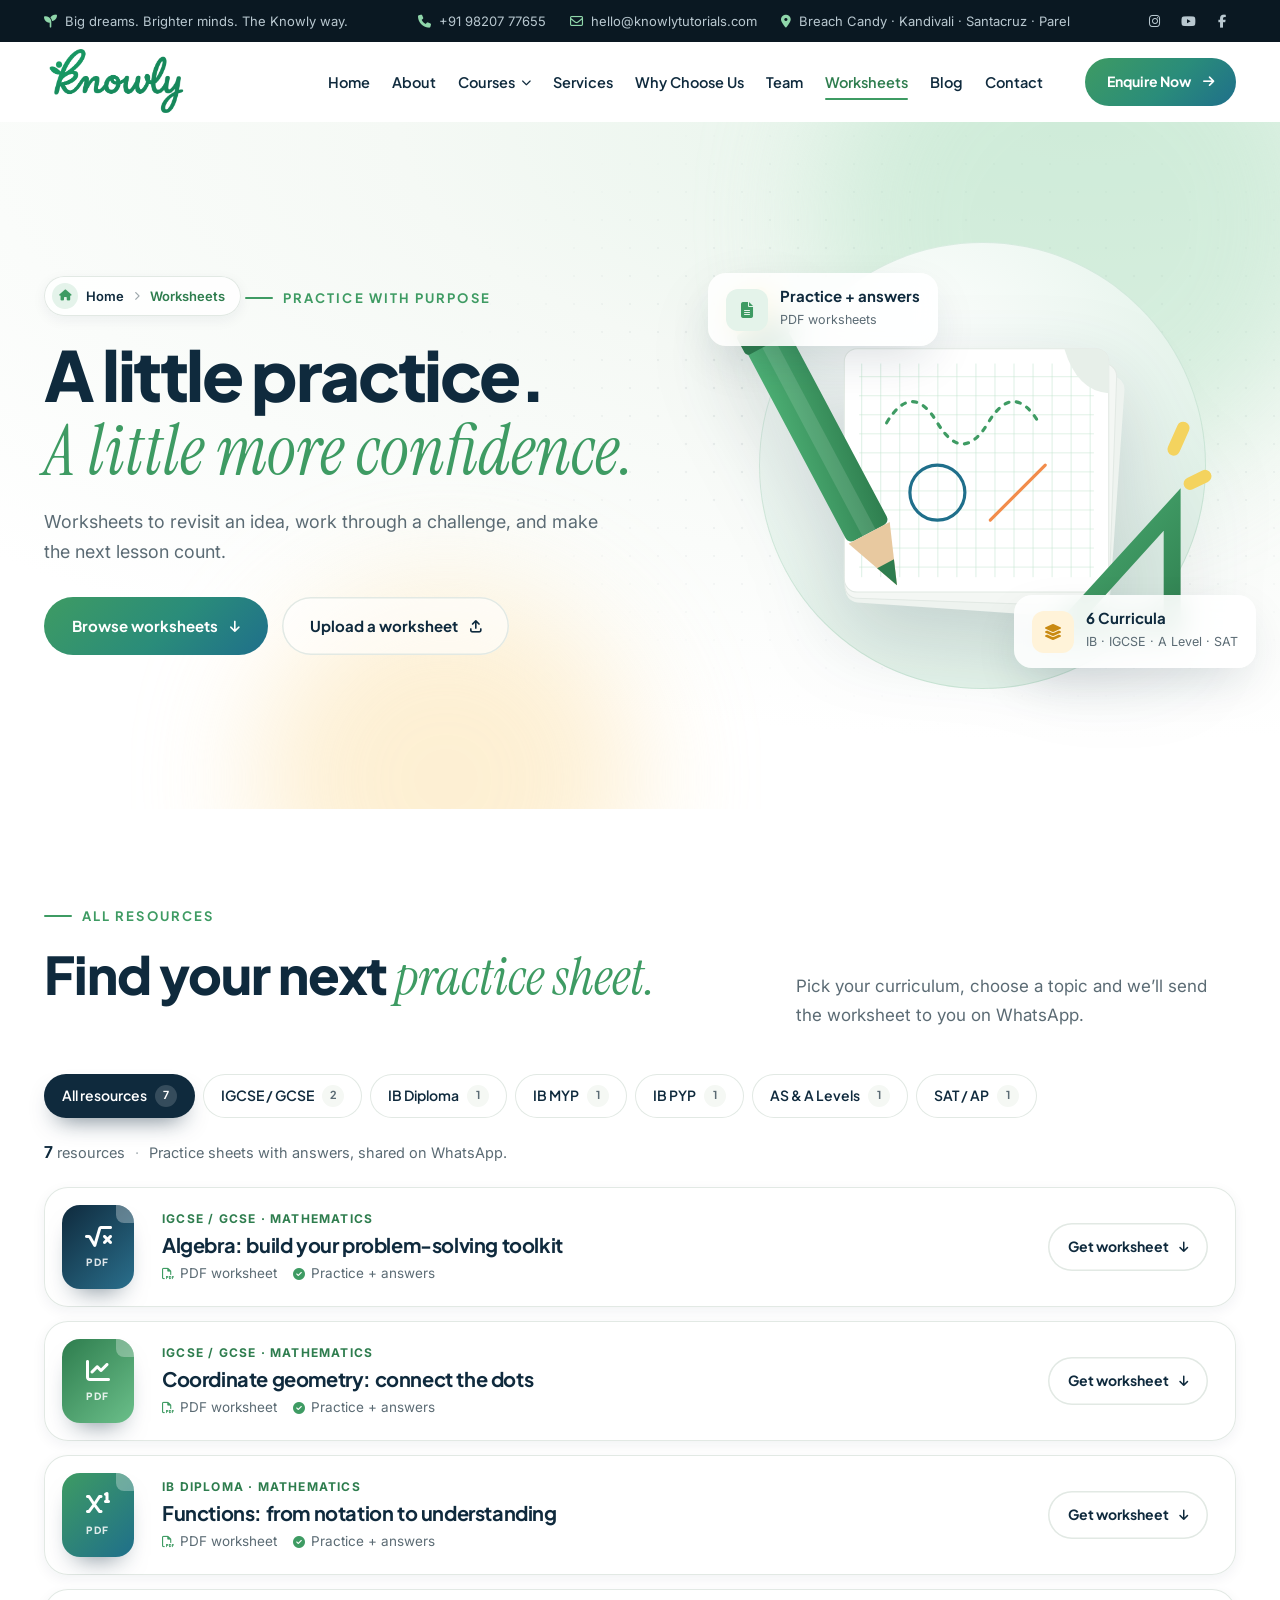
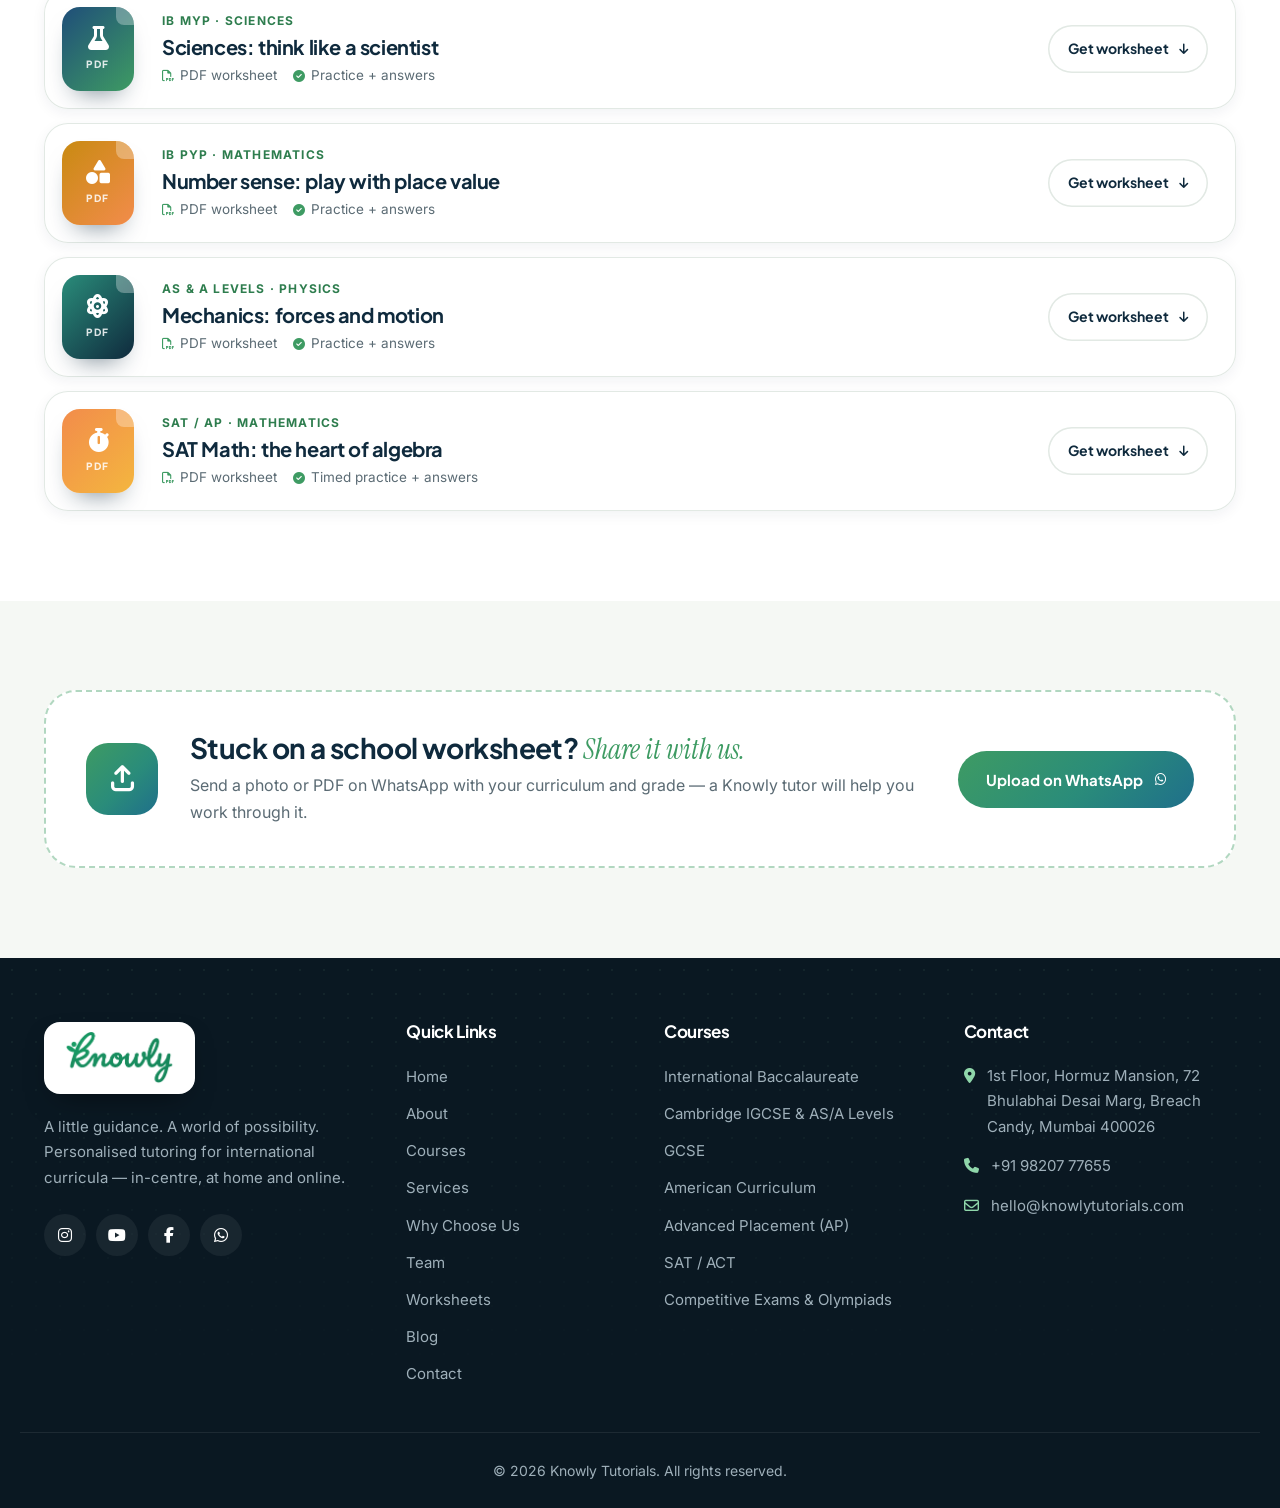
<file: worksheets.html>
<!DOCTYPE html>
<html lang="en">
<head>
    <meta charset="UTF-8">
    <meta name="viewport" content="width=device-width, initial-scale=1.0">
    <title>Worksheets &amp; Practice Resources | IB, IGCSE, A Level &amp; SAT — Knowly</title>
    <meta name="description" content="Practice with purpose. Knowly worksheets for IGCSE / GCSE, IB Diploma, IB MYP, IB PYP, AS &amp; A Levels and SAT / AP — practice sheets with answers.">
    <meta name="theme-color" content="#3E9B63">
    <link rel="canonical" href="https://knowlytutorials.com/worksheets.html">
    <link rel="icon" type="image/png" href="assets/images/logo1.png">
    <link rel="preconnect" href="https://fonts.googleapis.com">
    <link rel="preconnect" href="https://fonts.gstatic.com" crossorigin>
    <link href="https://fonts.googleapis.com/css2?family=Plus+Jakarta+Sans:wght@500;600;700;800&family=Inter:wght@400;500;600&family=Instrument+Serif:ital@0;1&display=swap" rel="stylesheet">
    <link rel="stylesheet" href="https://cdnjs.cloudflare.com/ajax/libs/font-awesome/6.5.2/css/all.min.css">
    <link rel="stylesheet" href="https://unpkg.com/aos@2.3.4/dist/aos.css">
    <link rel="stylesheet" href="assets/style.css">
</head>

<body>
    <a class="skip-link" href="#main">Skip to content</a>
    <div class="cursor" aria-hidden="true"><span class="cursor__label"></span></div>

    <!-- TOP BAR -->
    <div class="topbar">
        <div class="container topbar__inner">
            <p class="topbar__welcome"><i class="fa-solid fa-seedling" aria-hidden="true"></i> Big dreams. Brighter minds. The Knowly way.</p>
            <ul class="topbar__info">
                <li><a href="tel:+919820777655"><i class="fa-solid fa-phone" aria-hidden="true"></i> +91 98207 77655</a></li>
                <li class="hide-sm"><a href="mailto:hello@knowlytutorials.com"><i class="fa-regular fa-envelope" aria-hidden="true"></i> hello@knowlytutorials.com</a></li>
                <li class="hide-md"><i class="fa-solid fa-location-dot" aria-hidden="true"></i> Breach Candy · Kandivali · Santacruz · Parel</li>
            </ul>
            <ul class="topbar__social">
                <li><a href="https://www.instagram.com/knowlylearningcentre/" target="_blank" rel="noopener" aria-label="Instagram"><i class="fa-brands fa-instagram"></i></a></li>
                <li><a href="https://www.youtube.com/@KnowlyLearning" target="_blank" rel="noopener" aria-label="YouTube"><i class="fa-brands fa-youtube"></i></a></li>
                <li><a href="https://www.facebook.com/p/Knowly-Tutorials-61571922194889/" target="_blank" rel="noopener" aria-label="Facebook"><i class="fa-brands fa-facebook-f"></i></a></li>
            </ul>
        </div>
    </div>

    <!-- HEADER -->
    <header class="header" id="header">
        <div class="container header__inner">
            <a href="index.html" class="logo" aria-label="Knowly Tutorials — Home">
                <img class="logo__img" src="assets/images/logo1.png" alt="Knowly logo" width="145" height="66" decoding="async" fetchpriority="high">
            </a>
            <nav class="nav" aria-label="Primary">
                <ul class="nav__list">
                    <li><a href="index.html" class="nav__link">Home</a></li>
                    <li><a href="about.html" class="nav__link">About</a></li>
                    <li class="nav__has-drop">
                        <a href="courses.html" class="nav__link">Courses <i class="fa-solid fa-chevron-down" aria-hidden="true"></i></a>
                        <ul class="nav__drop">
                            <li><a href="courses.html#ib">International Baccalaureate</a></li>
                            <li><a href="courses.html#cambridge">Cambridge &amp; UK Boards</a></li>
                            <li><a href="courses.html#american">American Curriculum</a></li>
                            <li><a href="courses.html#test">Test Prep &amp; Competitive</a></li>
                        </ul>
                    </li>
                    <li><a href="services.html" class="nav__link">Services</a></li>
                    <li><a href="why-choose-us.html" class="nav__link">Why Choose Us</a></li>
                    <li><a href="team.html" class="nav__link">Team</a></li>
                    <li><a href="worksheets.html" class="nav__link is-active" aria-current="page">Worksheets</a></li>
                    <li><a href="blog.html" class="nav__link">Blog</a></li>
                    <li><a href="contact.html" class="nav__link">Contact</a></li>
                </ul>
            </nav>
            <a href="contact.html#enquiry" class="btn btn--primary btn--sm header__cta" data-cursor="Enquire"><span>Enquire Now</span><i class="fa-solid fa-arrow-right" aria-hidden="true"></i></a>
            <button class="burger" id="burger" aria-label="Open menu" aria-expanded="false" aria-controls="drawer"><span></span><span></span><span></span></button>
        </div>
    </header>

    <!-- MOBILE DRAWER -->
    <div class="drawer-overlay" id="drawerOverlay" hidden></div>
    <aside class="drawer" id="drawer" aria-label="Mobile menu" aria-hidden="true">
        <div class="drawer__head">
            <img class="logo__img" src="assets/images/logo1.png" alt="Knowly" width="97" height="44">
            <button class="drawer__close" id="drawerClose" aria-label="Close menu"><i class="fa-solid fa-xmark"></i></button>
        </div>
        <ul class="drawer__list">
            <li><a href="index.html">Home</a></li>
            <li><a href="about.html">About</a></li>
            <li class="drawer__acc">
                <button class="drawer__acc-btn" aria-expanded="false">Courses<i class="fa-solid fa-plus" aria-hidden="true"></i></button>
                <ul class="drawer__sub">
                    <li><a href="courses.html">All Programs</a></li>
                    <li><a href="courses.html#ib">International Baccalaureate</a></li>
                    <li><a href="courses.html#cambridge">Cambridge &amp; UK Boards</a></li>
                    <li><a href="courses.html#american">American Curriculum</a></li>
                    <li><a href="courses.html#test">Test Prep &amp; Competitive</a></li>
                </ul>
            </li>
            <li><a href="services.html">Services</a></li>
            <li><a href="why-choose-us.html">Why Choose Us</a></li>
            <li><a href="team.html">Team</a></li>
            <li><a href="worksheets.html" aria-current="page">Worksheets</a></li>
            <li><a href="blog.html">Blog</a></li>
            <li><a href="contact.html">Contact</a></li>
        </ul>
        <div class="drawer__foot">
            <a href="contact.html#enquiry" class="btn btn--primary btn--block"><span>Enquire Now</span><i class="fa-solid fa-arrow-right"></i></a>
            <a href="tel:+919820777655" class="drawer__contact"><i class="fa-solid fa-phone"></i> +91 98207 77655</a>
            <a href="mailto:hello@knowlytutorials.com" class="drawer__contact"><i class="fa-regular fa-envelope"></i> hello@knowlytutorials.com</a>
        </div>
    </aside>

    <main id="main">

        <!-- PAGE HERO -->
        <section class="page-hero">
            <div class="page-hero__bg" aria-hidden="true"><span class="blob blob--1"></span><span class="blob blob--2"></span></div>
            <div class="container page-hero__inner">
                <div class="page-hero__content">
                    <nav class="crumbs" aria-label="Breadcrumb"><a href="index.html"><i class="fa-solid fa-house"></i> Home</a><i class="fa-solid fa-chevron-right" aria-hidden="true"></i><span>Worksheets</span></nav>
                    <span class="eyebrow">Practice with purpose</span>
                    <h1 class="page-hero__title">A little practice.<br><em>A little more confidence.</em></h1>
                    <p class="page-hero__text">Worksheets to revisit an idea, work through a challenge, and make the next lesson count.</p>
                    <div class="page-hero__ctas">
                        <a href="#worksheets" class="btn btn--primary" data-cursor="Browse"><span>Browse worksheets</span><i class="fa-solid fa-arrow-down"></i></a>
                        <a href="#share" class="btn btn--ghost"><span>Upload a worksheet</span><i class="fa-solid fa-arrow-up-from-bracket"></i></a>
                    </div>
                </div>

                <div class="ws-art" aria-hidden="true">
                    <svg viewBox="0 0 480 420" class="ws-art__svg">
                        <defs>
                            <pattern id="wsGrid" width="18" height="18" patternUnits="userSpaceOnUse"><path d="M18 0H0V18" fill="none" stroke="#BFE3CC" stroke-width="1"/></pattern>
                            <linearGradient id="wsGreen" x1="0" y1="0" x2="1" y2="1"><stop offset="0" stop-color="#4FB377"/><stop offset="1" stop-color="#2E7D4E"/></linearGradient>
                        </defs>
                        <!-- paper stack -->
                        <g class="ws-art__stack">
                            <rect x="118" y="118" width="250" height="230" rx="12" fill="#EEF3EF" transform="rotate(4 243 233)"/>
                            <rect x="114" y="110" width="250" height="230" rx="12" fill="#F4F7F4" stroke="#E2E9E4" transform="rotate(2 239 225)"/>
                            <rect x="110" y="100" width="250" height="230" rx="12" fill="#fff" stroke="#E2E9E4"/>
                            <rect x="124" y="114" width="222" height="202" fill="url(#wsGrid)"/>
                            <path d="M318 100 H348 a12 12 0 0 1 12 12 V142 Q330 140 318 100 Z" fill="#E7EFE9"/>
                            <path d="M150 170 q24 -40 48 0 t48 0 t48 0" fill="none" stroke="#3E9B63" stroke-width="3" stroke-linecap="round" stroke-dasharray="4 7"/>
                            <circle cx="198" cy="236" r="26" fill="none" stroke="#1F6F8B" stroke-width="3"/>
                            <path d="M248 262 L300 210" stroke="#F28C4B" stroke-width="3" stroke-linecap="round"/>
                        </g>
                        <!-- set square -->
                        <g class="ws-art__square">
                            <path d="M300 372 L428 372 L428 232 Z M336 356 L412 356 L412 272 Z" fill="url(#wsGreen)" fill-rule="evenodd"/>
                            <g stroke="#DDF2E4" stroke-width="2" stroke-linecap="round">
                                <path d="M318 372 v-8"/><path d="M336 372 v-8"/><path d="M354 372 v-12"/><path d="M372 372 v-8"/><path d="M390 372 v-8"/><path d="M408 372 v-12"/>
                            </g>
                        </g>
                        <!-- pencil -->
                        <g class="ws-art__pencil">
                            <g transform="rotate(-28 110 230)">
                                <rect x="88" y="70" width="44" height="210" rx="6" fill="url(#wsGreen)"/>
                                <rect x="103" y="70" width="14" height="210" fill="#fff" opacity=".12"/>
                                <rect x="86" y="56" width="48" height="22" rx="4" fill="#2E7D4E"/>
                                <path d="M88 30 h44 v26 h-44 z" fill="#F4D35E"/>
                                <rect x="88" y="26" width="44" height="12" rx="6" fill="#F4D35E"/>
                                <path d="M88 280 L132 280 L110 336 Z" fill="#E8C9A0"/>
                                <path d="M101 313 L119 313 L110 336 Z" fill="#2E7D4E"/>
                            </g>
                        </g>
                        <!-- sparkles -->
                        <g fill="#F4D35E" class="ws-art__spark">
                            <rect x="420" y="168" width="12" height="34" rx="6" transform="rotate(24 426 185)"/>
                            <rect x="438" y="210" width="12" height="28" rx="6" transform="rotate(64 444 224)"/>
                        </g>
                    </svg>
                    <div class="float-card float-card--a"><span class="float-card__icon"><i class="fa-solid fa-file-lines"></i></span><div><strong>Practice + answers</strong><small>PDF worksheets</small></div></div>
                    <div class="float-card float-card--b"><span class="float-card__icon float-card__icon--accent"><i class="fa-solid fa-layer-group"></i></span><div><strong>6 Curricula</strong><small>IB · IGCSE · A Level · SAT</small></div></div>
                </div>
            </div>
        </section>

        <!-- WORKSHEET LIST -->
        <section class="section" id="worksheets">
            <div class="container">
                <div class="section-head section-head--split">
                    <div>
                        <span class="eyebrow" data-aos="fade-up">All Resources</span>
                        <h2 class="section-title text-reveal"><span class="line"><span>Find your next <em>practice sheet.</em></span></span></h2>
                    </div>
                    <p class="section-sub" data-aos="fade-up">Pick your curriculum, choose a topic and we’ll send the worksheet to you on WhatsApp.</p>
                </div>

                <div class="cfilter" role="group" aria-label="Filter worksheets" data-aos="fade-up">
                    <button class="cfilter__btn is-active" data-filter="all" aria-pressed="true">All resources <b></b></button>
                    <button class="cfilter__btn" data-filter="igcse" aria-pressed="false">IGCSE / GCSE <b></b></button>
                    <button class="cfilter__btn" data-filter="ibdp" aria-pressed="false">IB Diploma <b></b></button>
                    <button class="cfilter__btn" data-filter="ibmyp" aria-pressed="false">IB MYP <b></b></button>
                    <button class="cfilter__btn" data-filter="ibpyp" aria-pressed="false">IB PYP <b></b></button>
                    <button class="cfilter__btn" data-filter="alevel" aria-pressed="false">AS &amp; A Levels <b></b></button>
                    <button class="cfilter__btn" data-filter="sat" aria-pressed="false">SAT / AP <b></b></button>
                </div>

                <p class="wsresults" aria-live="polite"><b data-filter-count>7</b> resources <span>·</span> Practice sheets with answers, shared on WhatsApp.</p>

                <div class="cgrid wslist">
                    <article class="ccard wsrow ccard--cambridge" data-cat="igcse">
                        <span class="wsrow__file"><i class="fa-solid fa-square-root-variable"></i><small>PDF</small></span>
                        <div class="wsrow__info">
                            <span class="wsrow__label">IGCSE / GCSE · Mathematics</span>
                            <h3>Algebra: build your problem-solving toolkit</h3>
                            <p class="wsrow__fmt"><span><i class="fa-regular fa-file-pdf"></i> PDF worksheet</span><span><i class="fa-solid fa-circle-check"></i> Practice + answers</span></p>
                        </div>
                        <a href="https://wa.me/919820777655?text=Hi%20Knowly%2C%20please%20send%20me%20the%20worksheet%3A%20Algebra%20(IGCSE%20%2F%20GCSE)." target="_blank" rel="noopener" class="wsrow__btn">Get worksheet <i class="fa-solid fa-arrow-down"></i></a>
                    </article>

                    <article class="ccard wsrow ccard--gcse" data-cat="igcse">
                        <span class="wsrow__file"><i class="fa-solid fa-chart-line"></i><small>PDF</small></span>
                        <div class="wsrow__info">
                            <span class="wsrow__label">IGCSE / GCSE · Mathematics</span>
                            <h3>Coordinate geometry: connect the dots</h3>
                            <p class="wsrow__fmt"><span><i class="fa-regular fa-file-pdf"></i> PDF worksheet</span><span><i class="fa-solid fa-circle-check"></i> Practice + answers</span></p>
                        </div>
                        <a href="https://wa.me/919820777655?text=Hi%20Knowly%2C%20please%20send%20me%20the%20worksheet%3A%20Coordinate%20geometry%20(IGCSE%20%2F%20GCSE)." target="_blank" rel="noopener" class="wsrow__btn">Get worksheet <i class="fa-solid fa-arrow-down"></i></a>
                    </article>

                    <article class="ccard wsrow ccard--ib" data-cat="ibdp">
                        <span class="wsrow__file"><i class="fa-solid fa-superscript"></i><small>PDF</small></span>
                        <div class="wsrow__info">
                            <span class="wsrow__label">IB Diploma · Mathematics</span>
                            <h3>Functions: from notation to understanding</h3>
                            <p class="wsrow__fmt"><span><i class="fa-regular fa-file-pdf"></i> PDF worksheet</span><span><i class="fa-solid fa-circle-check"></i> Practice + answers</span></p>
                        </div>
                        <a href="https://wa.me/919820777655?text=Hi%20Knowly%2C%20please%20send%20me%20the%20worksheet%3A%20Functions%20(IB%20Diploma)." target="_blank" rel="noopener" class="wsrow__btn">Get worksheet <i class="fa-solid fa-arrow-down"></i></a>
                    </article>

                    <article class="ccard wsrow ccard--american" data-cat="ibmyp">
                        <span class="wsrow__file"><i class="fa-solid fa-flask"></i><small>PDF</small></span>
                        <div class="wsrow__info">
                            <span class="wsrow__label">IB MYP · Sciences</span>
                            <h3>Sciences: think like a scientist</h3>
                            <p class="wsrow__fmt"><span><i class="fa-regular fa-file-pdf"></i> PDF worksheet</span><span><i class="fa-solid fa-circle-check"></i> Practice + answers</span></p>
                        </div>
                        <a href="https://wa.me/919820777655?text=Hi%20Knowly%2C%20please%20send%20me%20the%20worksheet%3A%20Sciences%20(IB%20MYP)." target="_blank" rel="noopener" class="wsrow__btn">Get worksheet <i class="fa-solid fa-arrow-down"></i></a>
                    </article>

                    <article class="ccard wsrow ccard--olympiad" data-cat="ibpyp">
                        <span class="wsrow__file"><i class="fa-solid fa-shapes"></i><small>PDF</small></span>
                        <div class="wsrow__info">
                            <span class="wsrow__label">IB PYP · Mathematics</span>
                            <h3>Number sense: play with place value</h3>
                            <p class="wsrow__fmt"><span><i class="fa-regular fa-file-pdf"></i> PDF worksheet</span><span><i class="fa-solid fa-circle-check"></i> Practice + answers</span></p>
                        </div>
                        <a href="https://wa.me/919820777655?text=Hi%20Knowly%2C%20please%20send%20me%20the%20worksheet%3A%20Number%20sense%20(IB%20PYP)." target="_blank" rel="noopener" class="wsrow__btn">Get worksheet <i class="fa-solid fa-arrow-down"></i></a>
                    </article>

                    <article class="ccard wsrow ccard--sat" data-cat="alevel">
                        <span class="wsrow__file"><i class="fa-solid fa-atom"></i><small>PDF</small></span>
                        <div class="wsrow__info">
                            <span class="wsrow__label">AS &amp; A Levels · Physics</span>
                            <h3>Mechanics: forces and motion</h3>
                            <p class="wsrow__fmt"><span><i class="fa-regular fa-file-pdf"></i> PDF worksheet</span><span><i class="fa-solid fa-circle-check"></i> Practice + answers</span></p>
                        </div>
                        <a href="https://wa.me/919820777655?text=Hi%20Knowly%2C%20please%20send%20me%20the%20worksheet%3A%20Mechanics%20(AS%20%26%20A%20Levels)." target="_blank" rel="noopener" class="wsrow__btn">Get worksheet <i class="fa-solid fa-arrow-down"></i></a>
                    </article>

                    <article class="ccard wsrow ccard--ap" data-cat="sat">
                        <span class="wsrow__file"><i class="fa-solid fa-stopwatch"></i><small>PDF</small></span>
                        <div class="wsrow__info">
                            <span class="wsrow__label">SAT / AP · Mathematics</span>
                            <h3>SAT Math: the heart of algebra</h3>
                            <p class="wsrow__fmt"><span><i class="fa-regular fa-file-pdf"></i> PDF worksheet</span><span><i class="fa-solid fa-circle-check"></i> Timed practice + answers</span></p>
                        </div>
                        <a href="https://wa.me/919820777655?text=Hi%20Knowly%2C%20please%20send%20me%20the%20worksheet%3A%20SAT%20Math%20(SAT%20%2F%20AP)." target="_blank" rel="noopener" class="wsrow__btn">Get worksheet <i class="fa-solid fa-arrow-down"></i></a>
                    </article>
                </div>
            </div>
        </section>

        <!-- SHARE A WORKSHEET -->
        <section class="section section--soft" id="share">
            <div class="container">
                <div class="ws-share" data-aos="fade-up">
                    <span class="ws-share__icon" aria-hidden="true"><i class="fa-solid fa-arrow-up-from-bracket"></i></span>
                    <div>
                        <h3>Stuck on a school worksheet? <em>Share it with us.</em></h3>
                        <p>Send a photo or PDF on WhatsApp with your curriculum and grade — a Knowly tutor will help you work through it.</p>
                    </div>
                    <a href="https://wa.me/919820777655?text=Hi%20Knowly%2C%20I%27d%20like%20help%20with%20a%20worksheet.%20Curriculum%3A%20%20Grade%3A%20" target="_blank" rel="noopener" class="btn btn--primary"><span>Upload on WhatsApp</span><i class="fa-brands fa-whatsapp"></i></a>
                </div>
            </div>
        </section>

    </main>

    <!-- FOOTER -->
    <footer class="footer">
        <div class="footer__pattern" aria-hidden="true"></div>
        <div class="container footer__grid">
            <div class="footer__brand">
                <a href="index.html" class="footer__logo" aria-label="Knowly Tutorials — Home"><img src="assets/images/logo1.png" alt="Knowly" width="132" height="60" loading="lazy"></a>
                <p>A little guidance. A world of possibility. Personalised tutoring for international curricula — in-centre, at home and online.</p>
                <ul class="footer__social">
                    <li><a href="https://www.instagram.com/knowlylearningcentre/" target="_blank" rel="noopener" aria-label="Instagram"><i class="fa-brands fa-instagram"></i></a></li>
                    <li><a href="https://www.youtube.com/@KnowlyLearning" target="_blank" rel="noopener" aria-label="YouTube"><i class="fa-brands fa-youtube"></i></a></li>
                    <li><a href="https://www.facebook.com/p/Knowly-Tutorials-61571922194889/" target="_blank" rel="noopener" aria-label="Facebook"><i class="fa-brands fa-facebook-f"></i></a></li>
                    <li><a href="https://wa.me/919820777655" target="_blank" rel="noopener" aria-label="WhatsApp"><i class="fa-brands fa-whatsapp"></i></a></li>
                </ul>
            </div>
            <div>
                <h3 class="footer__title">Quick Links</h3>
                <ul class="footer__links">
                    <li><a href="index.html">Home</a></li>
                    <li><a href="about.html">About</a></li>
                    <li><a href="courses.html">Courses</a></li>
                    <li><a href="services.html">Services</a></li>
                    <li><a href="why-choose-us.html">Why Choose Us</a></li>
                    <li><a href="team.html">Team</a></li>
                    <li><a href="worksheets.html">Worksheets</a></li>
                    <li><a href="blog.html">Blog</a></li>
                    <li><a href="contact.html">Contact</a></li>
                </ul>
            </div>
            <div>
                <h3 class="footer__title">Courses</h3>
                <ul class="footer__links" id="footerCourses">
                    <li><a href="courses.html#ib">International Baccalaureate</a></li>
                    <li><a href="courses.html#cambridge">Cambridge IGCSE &amp; AS/A Levels</a></li>
                    <li><a href="courses.html#gcse">GCSE</a></li>
                    <li><a href="courses.html#american">American Curriculum</a></li>
                    <li><a href="courses.html#ap">Advanced Placement (AP)</a></li>
                    <li><a href="courses.html#sat">SAT / ACT</a></li>
                    <li><a href="courses.html#olympiad">Competitive Exams &amp; Olympiads</a></li>
                </ul>
            </div>
            <div>
                <h3 class="footer__title">Contact</h3>
                <ul class="footer__contact">
                    <li><i class="fa-solid fa-location-dot"></i><span>1st Floor, Hormuz Mansion, 72 Bhulabhai Desai Marg, Breach Candy, Mumbai 400026</span></li>
                    <li><i class="fa-solid fa-phone"></i><a href="tel:+919820777655">+91 98207 77655</a></li>
                    <li><i class="fa-regular fa-envelope"></i><a href="mailto:hello@knowlytutorials.com">hello@knowlytutorials.com</a></li>
                </ul>
            </div>
        </div>
        <div class="container footer__bottom">
            <p>© <span id="year">2026</span> Knowly Tutorials. All rights reserved.</p>
        </div>
    </footer>

    <button class="to-top" id="toTop" aria-label="Back to top">
        <svg viewBox="0 0 52 52" aria-hidden="true"><circle class="to-top__track" cx="26" cy="26" r="23"/><circle class="to-top__ring" cx="26" cy="26" r="23" pathLength="1"/></svg>
        <i class="fa-solid fa-arrow-up" aria-hidden="true"></i>
    </button>

    <script src="https://unpkg.com/aos@2.3.4/dist/aos.js"></script>
    <script src="assets/script.js"></script>
</body>
</html>
</file>
<file: assets/style.css>
/* ==========================================================================
   KNOWLY — Premium Learning Website
   Brand colours derived from the Knowly logo (green script wordmark)
   ========================================================================== */

/* =========================
   1. DESIGN TOKENS
========================= */
:root {
    --primary: #3E9B63;
    --primary-600: #2E7D4E;
    --primary-100: #E4F3EA;
    --secondary: #0F2A3D;
    --accent: #F4B63F;
    --accent-soft: #FFF3D9;
    --dark: #0A1822;
    --dark-2: #102432;
    --light: #F5F8F4;
    --surface: #FFFFFF;
    --text: #17262F;
    --muted: #5B6B74;
    --border: #E2E9E4;

    --grad-brand: linear-gradient(135deg, #3E9B63 0%, #2A8C7A 55%, #1F6F8B 100%);
    --grad-warm: linear-gradient(135deg, #F4B63F 0%, #F28C4B 100%);

    --font-head: "Plus Jakarta Sans", system-ui, sans-serif;
    --font-body: "Inter", system-ui, sans-serif;
    --font-serif: "Instrument Serif", Georgia, serif;

    --radius-sm: 12px;
    --radius: 20px;
    --radius-lg: 32px;
    --shadow-sm: 0 4px 14px rgba(15, 42, 61, .06);
    --shadow: 0 18px 50px -12px rgba(15, 42, 61, .18);
    --shadow-lg: 0 40px 90px -20px rgba(15, 42, 61, .28);

    --ease: cubic-bezier(.22, 1, .36, 1);
    --ease-in-out: cubic-bezier(.65, 0, .35, 1);
    --container: 1240px;
    --header-h: 80px;
}

/* =========================
   2. RESET & BASE
========================= */
*, *::before, *::after { box-sizing: border-box; margin: 0; padding: 0; }
html { scroll-behavior: smooth; -webkit-text-size-adjust: 100%; }
body {
    font-family: var(--font-body);
    font-size: 16px;
    line-height: 1.7;
    color: var(--text);
    background: var(--surface);
    overflow-x: hidden;
    -webkit-font-smoothing: antialiased;
}
body.no-scroll { overflow: hidden; }
img { display: block; max-width: 100%; height: auto; }
a { color: inherit; text-decoration: none; }
ul, ol { list-style: none; }
button { font: inherit; color: inherit; background: none; border: 0; cursor: pointer; }
h1, h2, h3, h4 { font-family: var(--font-head); line-height: 1.12; color: var(--secondary); letter-spacing: -.02em; }
em { font-family: var(--font-serif); font-style: italic; font-weight: 400; letter-spacing: 0; }
figure { margin: 0; }
:focus-visible { outline: 3px solid var(--accent); outline-offset: 3px; border-radius: 6px; }
::selection { background: var(--primary); color: #fff; }

.container { width: 100%; max-width: var(--container); margin: 0 auto; padding: 0 24px; }
.section { padding: clamp(56px, 7vw, 96px) 0; position: relative; }
.section--soft { background: var(--light); }
.section--dark { background: var(--dark); color: #C9D6DD; }

.skip-link {
    position: absolute; left: 16px; top: -60px; z-index: 2000;
    background: var(--secondary); color: #fff; padding: 10px 18px; border-radius: 10px;
    transition: top .3s;
}
.skip-link:focus { top: 16px; }

/* =========================
   3. TYPOGRAPHY HELPERS
========================= */
.eyebrow {
    display: inline-flex; align-items: center; gap: 10px;
    font-family: var(--font-head); font-size: 13px; font-weight: 700;
    letter-spacing: .16em; text-transform: uppercase; color: var(--primary);
    margin-bottom: 18px;
}
.eyebrow::before { content: ""; width: 28px; height: 2px; background: currentColor; border-radius: 2px; }
.eyebrow--light { color: #8FD6AA; }
.hero__eyebrow::before { display: none; }
.eyebrow .dot { width: 8px; height: 8px; border-radius: 50%; background: var(--primary); box-shadow: 0 0 0 4px var(--primary-100); animation: pulseDot 2s infinite; }

.section-title { font-size: clamp(30px, 4.2vw, 52px); font-weight: 800; margin-bottom: 18px; }
.section-title em { color: var(--primary); }
.section-title--light { color: #fff; }
.section-title--light em { color: #8FD6AA; }
.section-sub { color: var(--muted); max-width: 440px; font-size: 17px; }
.lead { font-size: 19px; color: var(--secondary); font-weight: 500; margin-bottom: 16px; }

.section-head { margin-bottom: clamp(28px, 4vw, 44px); }
.section-head--center { text-align: center; }
.section-head--center .eyebrow { justify-content: center; }
.section-head--split { display: flex; justify-content: space-between; align-items: flex-end; gap: 32px; flex-wrap: wrap; }

/* Line-by-line text reveal */
.line { display: block; overflow: hidden; padding-bottom: .08em; }
.line > span { display: inline-block; transform: translateY(105%); opacity: 0; transition: transform 1s var(--ease), opacity 1s var(--ease); }
.text-reveal.is-in .line > span { transform: none; opacity: 1; }
.text-reveal.is-in .line:nth-child(2) > span { transition-delay: .12s; }
.text-reveal.is-in .line:nth-child(3) > span { transition-delay: .24s; }

.placeholder-note { display: inline-block; font-size: 12px; color: #9A6B00; background: var(--accent-soft); padding: 1px 8px; border-radius: 6px; }

/* =========================
   4. BUTTONS
========================= */
.btn {
    --bg: var(--primary); --fg: #fff;
    position: relative; overflow: hidden; isolation: isolate;
    display: inline-flex; align-items: center; justify-content: center; gap: 12px;
    padding: 16px 28px; border-radius: 100px;
    font-family: var(--font-head); font-weight: 700; font-size: 15px;
    background: var(--bg); color: var(--fg);
    transition: transform .4s var(--ease), box-shadow .4s var(--ease), background .4s;
    white-space: nowrap;
}
.btn i { transition: transform .4s var(--ease); font-size: 13px; }
.btn::after { /* shine */
    content: ""; position: absolute; inset: 0; z-index: -1;
    background: linear-gradient(110deg, transparent 30%, rgba(255,255,255,.35) 50%, transparent 70%);
    transform: translateX(-120%); transition: transform .8s var(--ease);
}
.btn:hover { transform: translateY(-3px); box-shadow: 0 14px 30px -10px rgba(62,155,99,.55); }
.btn:hover::after { transform: translateX(120%); }
.btn:hover i { transform: translateX(5px); }
.btn:active { transform: scale(.97); }
.btn--primary { background: var(--grad-brand); }
.btn--dark { --bg: var(--secondary); }
.btn--dark:hover { box-shadow: 0 14px 30px -10px rgba(15,42,61,.5); }
.btn--light { --bg: #fff; --fg: var(--secondary); }
.btn--ghost { --bg: transparent; --fg: var(--secondary); box-shadow: inset 0 0 0 1.5px var(--border); background: rgba(255,255,255,.6); backdrop-filter: blur(6px); }
.btn--ghost:hover { box-shadow: inset 0 0 0 1.5px var(--primary), 0 14px 30px -12px rgba(15,42,61,.25); }
.btn--sm { padding: 12px 22px; font-size: 14px; }
.btn--block { width: 100%; }

.round-btn {
    width: 52px; height: 52px; border-radius: 50%;
    display: grid; place-items: center;
    background: #fff; color: var(--secondary); box-shadow: var(--shadow-sm), inset 0 0 0 1px var(--border);
    transition: background .3s, color .3s, transform .3s var(--ease);
}
.round-btn:hover { background: var(--primary); color: #fff; transform: scale(1.06); }

.link-arrow { display: inline-flex; align-items: center; gap: 8px; font-weight: 600; color: var(--primary-600); word-break: break-word; }
.link-arrow i { transition: transform .35s var(--ease); font-size: 12px; }
.link-arrow:hover i { transform: translateX(6px); }

/* =========================
   5. TOP BAR
========================= */
.topbar { background: var(--dark); color: #B9C8D0; font-size: 13px; position: relative; z-index: 60; }
.topbar__inner { display: flex; align-items: center; justify-content: space-between; gap: 20px; min-height: 42px; }
.topbar__welcome { display: flex; align-items: center; gap: 8px; }
.topbar__welcome i { color: #8FD6AA; }
.topbar__info { display: flex; gap: 24px; }
.topbar__info li, .topbar__info a { display: inline-flex; align-items: center; gap: 8px; transition: color .3s; }
.topbar__info a:hover { color: #fff; }
.topbar__info i { color: #8FD6AA; }
.topbar__social { display: flex; gap: 6px; }
.topbar__social a { width: 28px; height: 28px; display: grid; place-items: center; border-radius: 50%; transition: background .3s, color .3s; }
.topbar__social a:hover { background: var(--primary); color: #fff; }

/* =========================
   6. HEADER / NAVIGATION
========================= */
.header {
    position: sticky; top: 0; z-index: 50;
    height: var(--header-h);
    transition: transform .5s var(--ease), background .4s, box-shadow .4s;
}
.header.is-scrolled { background: rgba(255,255,255,.82); backdrop-filter: blur(16px) saturate(1.4); -webkit-backdrop-filter: blur(16px) saturate(1.4); box-shadow: 0 10px 30px -18px rgba(15,42,61,.35); }
.header.is-hidden { transform: translateY(-100%); }
.header__inner { height: 100%; display: flex; align-items: center; gap: 32px; }
.logo { display: inline-flex; align-items: center; }
.logo img { height: 66px; width: auto; }
/* The logo file has a white background — multiply blends it away on light headers */
.logo__img { mix-blend-mode: multiply; }
.drawer__head .logo__img { height: 44px; width: auto; }
/* Text wordmark — vector, so it stays razor-sharp at any size / screen density.
   Replace with <img src="assets/images/logo.svg"> once the client's original high-res logo is available. */
.wordmark {
    display: inline-block; padding: 0 .1em .08em 0;
    font-family: "Dancing Script", cursive; font-weight: 700; font-size: 56px; line-height: 1; letter-spacing: -.01em;
    background: linear-gradient(135deg, #4FAF74 0%, #2E7D4E 55%, #1F6B52 100%);
    -webkit-background-clip: text; background-clip: text; color: transparent;
    -webkit-font-smoothing: antialiased; text-rendering: geometricPrecision;
    transition: transform .4s var(--ease);
}
.logo:hover .wordmark { transform: rotate(-3deg) scale(1.04); }
.wordmark--sm { font-size: 40px; }
.wordmark--light { background: linear-gradient(135deg, #BFE6CD 0%, #8FD6AA 100%); -webkit-background-clip: text; background-clip: text; }

.nav { margin-left: auto; }
.nav__list { display: flex; align-items: center; gap: 6px; }
.nav__link {
    position: relative; display: inline-flex; align-items: center; gap: 6px;
    padding: 10px 14px; font-family: var(--font-head); font-weight: 600; font-size: 15px; color: var(--secondary);
}
.nav__link i { font-size: 10px; transition: transform .3s; }
.nav__link::after {
    content: ""; position: absolute; left: 14px; right: 14px; bottom: 4px; height: 2px; border-radius: 2px;
    background: var(--primary); transform: scaleX(0); transform-origin: right; transition: transform .45s var(--ease);
}
.nav__link:hover::after, .nav__link.is-active::after { transform: scaleX(1); transform-origin: left; }
.nav__link.is-active { color: var(--primary-600); }

.nav__has-drop { position: relative; }
.nav__drop {
    position: absolute; top: calc(100% + 10px); left: 0; min-width: 260px;
    background: #fff; border-radius: var(--radius-sm); padding: 10px; box-shadow: var(--shadow);
    opacity: 0; visibility: hidden; transform: translateY(10px); transition: all .35s var(--ease);
}
.nav__drop::before { content: ""; position: absolute; inset: -12px 0 auto; height: 12px; }
.nav__has-drop:hover .nav__drop, .nav__has-drop:focus-within .nav__drop { opacity: 1; visibility: visible; transform: none; }
.nav__has-drop:hover .nav__link i { transform: rotate(180deg); }
.nav__drop a { display: block; padding: 10px 14px; border-radius: 10px; font-size: 14px; font-weight: 500; transition: background .25s, color .25s, padding .25s; }
.nav__drop a:hover { background: var(--primary-100); color: var(--primary-600); padding-left: 20px; }

.burger { display: none; width: 46px; height: 46px; border-radius: 50%; position: relative; background: var(--light); margin-left: auto; z-index: 1101; }
.burger span { position: absolute; left: 13px; width: 20px; height: 2px; background: var(--secondary); border-radius: 2px; transition: transform .45s var(--ease), opacity .3s, top .45s var(--ease); }
.burger span:nth-child(1) { top: 16px; }
.burger span:nth-child(2) { top: 22px; }
.burger span:nth-child(3) { top: 28px; }
.burger.is-open span:nth-child(1) { top: 22px; transform: rotate(45deg); }
.burger.is-open span:nth-child(2) { opacity: 0; transform: translateX(-8px); }
.burger.is-open span:nth-child(3) { top: 22px; transform: rotate(-45deg); }

/* =========================
   7. MOBILE DRAWER
========================= */
.drawer-overlay { position: fixed; inset: 0; background: rgba(6,16,23,.55); backdrop-filter: blur(4px); z-index: 1099; opacity: 0; transition: opacity .4s; }
.drawer-overlay.is-open { opacity: 1; }
.drawer {
    position: fixed; top: 0; right: 0; bottom: 0; z-index: 1100;
    width: min(380px, 88vw); background: #fff; padding: 24px;
    display: flex; flex-direction: column; overflow-y: auto;
    transform: translateX(100%); transition: transform .55s var(--ease); visibility: hidden;
}
.drawer.is-open { transform: none; visibility: visible; }
.drawer__head { display: flex; align-items: center; justify-content: space-between; margin-bottom: 28px; }
.drawer__head img { height: 34px; width: auto; }
.drawer__close { width: 44px; height: 44px; border-radius: 50%; background: var(--light); font-size: 18px; transition: transform .4s var(--ease), background .3s; }
.drawer__close:hover { transform: rotate(90deg); background: var(--primary-100); }
.drawer__list > li { border-bottom: 1px solid var(--border); opacity: 0; transform: translateX(30px); transition: opacity .5s var(--ease), transform .5s var(--ease); }
.drawer.is-open .drawer__list > li { opacity: 1; transform: none; }
.drawer.is-open .drawer__list > li:nth-child(1) { transition-delay: .12s; }
.drawer.is-open .drawer__list > li:nth-child(2) { transition-delay: .17s; }
.drawer.is-open .drawer__list > li:nth-child(3) { transition-delay: .22s; }
.drawer.is-open .drawer__list > li:nth-child(4) { transition-delay: .27s; }
.drawer.is-open .drawer__list > li:nth-child(5) { transition-delay: .32s; }
.drawer.is-open .drawer__list > li:nth-child(6) { transition-delay: .37s; }
.drawer.is-open .drawer__list > li:nth-child(7) { transition-delay: .42s; }
.drawer__list > li > a, .drawer__acc-btn { display: flex; width: 100%; justify-content: space-between; align-items: center; padding: 16px 4px; font-family: var(--font-head); font-weight: 700; font-size: 19px; color: var(--secondary); }
.drawer__acc-btn i { font-size: 14px; transition: transform .4s var(--ease); color: var(--primary); }
.drawer__acc-btn[aria-expanded="true"] i { transform: rotate(45deg); }
.drawer__sub { overflow: hidden; height: 0; transition: height .45s var(--ease); }
.drawer__sub a { display: block; padding: 10px 14px; color: var(--muted); font-weight: 500; border-left: 2px solid var(--border); }
.drawer__sub a:hover { color: var(--primary); border-color: var(--primary); }
.drawer__sub li:last-child a { margin-bottom: 14px; }
.drawer__foot { margin-top: auto; padding-top: 28px; display: grid; gap: 12px; }
.drawer__contact { display: flex; gap: 10px; align-items: center; color: var(--muted); font-size: 14px; }
.drawer__contact i { color: var(--primary); }

/* =========================
   8. HERO
========================= */
.hero {
    position: relative; overflow: hidden;
    min-height: min(calc(100vh - var(--header-h) - 42px), 720px);
    min-height: min(calc(100svh - var(--header-h) - 42px), 720px);
    display: flex; flex-direction: column;
    background: radial-gradient(120% 90% at 85% 10%, #EAF6EE 0%, #F7FAF7 45%, #fff 100%);
}
.hero__bg { position: absolute; inset: -40px; pointer-events: none; }
.blob { position: absolute; border-radius: 50%; filter: blur(60px); opacity: .55; animation: blobMove 18s ease-in-out infinite alternate; }
.blob--1 { width: 520px; height: 520px; background: #BFE6CD; top: -120px; right: 4%; }
.blob--2 { width: 380px; height: 380px; background: #FCE3B0; bottom: -60px; left: 30%; animation-delay: -6s; }
.blob--3 { width: 300px; height: 300px; background: #C9E3F0; top: 30%; left: -80px; animation-delay: -12s; }
.hero__lines { position: absolute; inset: 0; width: 100%; height: 100%; }
.hero__lines path { fill: none; stroke: var(--primary); stroke-opacity: .18; stroke-width: 1.5; stroke-dasharray: 8 10; animation: dashFlow 30s linear infinite; }
.hero__lines path + path { stroke: var(--secondary); stroke-opacity: .08; animation-duration: 45s; }
.hero__grid { position: absolute; inset: 0; background-image: radial-gradient(rgba(15,42,61,.09) 1px, transparent 1px); background-size: 28px 28px; mask-image: radial-gradient(70% 60% at 70% 40%, #000 20%, transparent 75%); -webkit-mask-image: radial-gradient(70% 60% at 70% 40%, #000 20%, transparent 75%); }

.hero__slider { flex: 1; width: 100%; display: flex; flex-direction: column; }
.hero__slider .swiper-wrapper { flex: 1; }
.hero__slide { display: flex; align-items: center; height: auto; }
.hero__inner { display: grid; grid-template-columns: 1.05fr .95fr; gap: 48px; align-items: center; padding-top: 28px; padding-bottom: 28px; }
.hero__title { font-size: clamp(38px, 5.6vw, 72px); font-weight: 800; line-height: 1.02; margin-bottom: 24px; letter-spacing: -.035em; }
.hero__title em { color: var(--primary); }
.hero__text { font-size: clamp(16px, 1.4vw, 19px); color: var(--muted); max-width: 520px; margin-bottom: 36px; }
.hero__ctas { display: flex; flex-wrap: wrap; gap: 14px; }

/* Hero reveal choreography — triggered by active slide */
.hero__eyebrow, .hero__text, .hero__ctas { opacity: 0; transform: translateY(40px); transition: opacity .9s var(--ease), transform .9s var(--ease); }
.hero__ctas { transform: translateY(20px) scale(.94); }
.hero__title .line > span { transform: translateY(105%); opacity: 0; transition: transform 1.1s var(--ease), opacity 1.1s var(--ease); }
.hero__img { clip-path: inset(12% 12% 12% 12% round 40px); opacity: 0; transition: clip-path 1.4s var(--ease), opacity 1s; }
.hero__slide .float-card, .hero__slide .chip { opacity: 0; transition: opacity .8s var(--ease) 1s; }

.swiper-slide-active .hero__eyebrow { opacity: 1; transform: none; transition-delay: .2s; }
.swiper-slide-active .hero__title .line > span { transform: none; opacity: 1; }
.swiper-slide-active .hero__title .line:nth-child(1) > span { transition-delay: .3s; }
.swiper-slide-active .hero__title .line:nth-child(2) > span { transition-delay: .45s; }
.swiper-slide-active .hero__text { opacity: 1; transform: none; transition-delay: .65s; }
.swiper-slide-active .hero__ctas { opacity: 1; transform: none; transition-delay: .85s; }
.swiper-slide-active .hero__img { clip-path: inset(0 0 0 0 round 40px); opacity: 1; }
.swiper-slide-active .float-card, .swiper-slide-active .chip { opacity: 1; }
.swiper-slide-active .hero__img img { animation: kenBurns 14s ease-out forwards; }

.hero__visual { position: relative; aspect-ratio: 11 / 12.5; max-height: 62vh; justify-self: center; width: min(100%, 460px); }
.hero__img { position: absolute; inset: 0; border-radius: 40px; overflow: hidden; box-shadow: var(--shadow-lg); will-change: transform; }
.hero__img img { width: 100%; height: 100%; object-fit: cover; }
.hero__ring { position: absolute; inset: -28px -28px auto auto; width: 70%; aspect-ratio: 1; border-radius: 50%; border: 1.5px dashed rgba(62,155,99,.35); animation: spin 40s linear infinite; }

.float-card {
    position: absolute; display: flex; align-items: center; gap: 12px;
    background: rgba(255,255,255,.88); backdrop-filter: blur(14px); -webkit-backdrop-filter: blur(14px);
    padding: 14px 18px; border-radius: 18px; box-shadow: var(--shadow);
    will-change: transform; z-index: 2;
}
.float-card > * { animation: floatY 6s ease-in-out infinite; }
.float-card strong { display: block; font-family: var(--font-head); font-size: 15px; color: var(--secondary); line-height: 1.2; }
.float-card small { color: var(--muted); font-size: 12.5px; }
.float-card__icon { width: 42px; height: 42px; border-radius: 12px; display: grid; place-items: center; background: var(--primary-100); color: var(--primary); flex-shrink: 0; }
.float-card__icon--accent { background: var(--accent-soft); color: #C98A12; }
.float-card--a { left: -48px; top: 16%; }
.float-card--b { right: -36px; bottom: 14%; }
.float-card--b > * { animation-delay: -3s; }
.skill-card { flex-direction: column; align-items: stretch; gap: 8px; min-width: 210px; }
.skill-card__bar { height: 8px; border-radius: 8px; background: var(--primary-100); overflow: hidden; }
.skill-card__bar span { display: block; height: 100%; width: 0; background: var(--grad-brand); border-radius: inherit; transition: width 2s var(--ease) 1.2s; }
.swiper-slide-active .skill-card__bar span { width: 78%; }
.skill-card__tags { display: flex; gap: 6px; }
.skill-card__tags span { font-size: 11px; font-weight: 700; padding: 3px 8px; border-radius: 6px; background: var(--light); color: var(--secondary); }
.chip { position: absolute; left: 12%; bottom: -18px; z-index: 2; padding: 10px 18px; border-radius: 100px; background: var(--secondary); color: #fff; font-weight: 600; font-size: 14px; box-shadow: var(--shadow); }

.hero__controls { display: flex; align-items: center; justify-content: space-between; gap: 20px; padding-bottom: 30px; position: relative; z-index: 3; }
.hero__pagination { display: flex; gap: 10px; }
.hero__pagination .swiper-pagination-bullet { width: 44px; height: 4px; border-radius: 4px; background: rgba(15,42,61,.12); opacity: 1; position: relative; overflow: hidden; margin: 0 !important; }
.hero__pagination .swiper-pagination-bullet::after { content: ""; position: absolute; inset: 0; background: var(--primary); transform: scaleX(0); transform-origin: left; }
.hero__pagination .swiper-pagination-bullet-active::after { animation: bulletFill 6.5s linear forwards; }
.hero__arrows { display: flex; gap: 10px; }

.scroll-ind { position: absolute; left: 50%; bottom: 26px; transform: translateX(-50%); z-index: 3; display: flex; flex-direction: column; align-items: center; gap: 10px; font-size: 11px; font-weight: 700; letter-spacing: .2em; text-transform: uppercase; color: var(--muted); }
.scroll-ind__line { width: 1.5px; height: 48px; background: rgba(15,42,61,.12); position: relative; overflow: hidden; }
.scroll-ind__line::after { content: ""; position: absolute; left: 0; top: -40%; width: 100%; height: 40%; background: var(--primary); animation: scrollLine 1.8s var(--ease-in-out) infinite; }

/* =========================
   9. HIGHLIGHTS STRIP
========================= */
.highlights { position: relative; z-index: 4; margin-top: -10px; padding-bottom: 20px; }
.highlights__grid { display: grid; grid-template-columns: repeat(4, 1fr); background: #fff; border-radius: var(--radius-lg); box-shadow: var(--shadow); overflow: hidden; }
.hl { display: flex; align-items: center; gap: 16px; padding: 30px 28px; position: relative; transition: background .4s; }
.hl + .hl::before { content: ""; position: absolute; left: 0; top: 24%; bottom: 24%; width: 1px; background: var(--border); }
.hl:hover { background: var(--light); }
.hl__icon { width: 56px; height: 56px; border-radius: 16px; flex-shrink: 0; display: grid; place-items: center; font-size: 20px; color: var(--primary); background: var(--primary-100); transition: transform .5s var(--ease), background .4s, color .4s; }
.hl:hover .hl__icon { transform: rotate(-8deg) scale(1.08); background: var(--primary); color: #fff; }
.hl__num { font-family: var(--font-head); font-size: 26px; font-weight: 800; color: var(--secondary); line-height: 1.1; }
.hl p { color: var(--muted); font-size: 14px; line-height: 1.4; }

.marquee { overflow: hidden; margin-top: 28px; mask-image: linear-gradient(90deg, transparent, #000 10%, #000 90%, transparent); -webkit-mask-image: linear-gradient(90deg, transparent, #000 10%, #000 90%, transparent); }
.marquee__track { display: flex; gap: 48px; width: max-content; animation: marquee 40s linear infinite; }
.marquee:hover .marquee__track { animation-play-state: paused; }
.marquee span { font-family: var(--font-head); font-weight: 800; font-size: clamp(20px, 2.4vw, 30px); color: transparent; -webkit-text-stroke: 1px rgba(15,42,61,.3); white-space: nowrap; display: inline-flex; align-items: center; gap: 48px; transition: color .3s; }
.marquee span::after { content: "✦"; -webkit-text-stroke: 0; color: var(--primary); font-size: .6em; }
.marquee span:hover { color: var(--primary); -webkit-text-stroke-color: var(--primary); }

/* =========================
   10. ABOUT
========================= */
.about__grid { display: grid; grid-template-columns: 1fr 1fr; gap: clamp(40px, 7vw, 100px); align-items: center; }
.about__media { position: relative; padding: 0 12% 14% 0; }
.about__img-main { border-radius: var(--radius-lg); overflow: hidden; aspect-ratio: 5 / 6; box-shadow: var(--shadow); }
.about__img-main img, .about__img-sub img { width: 100%; height: 100%; object-fit: cover; }
.about__img-sub { position: absolute; right: 0; bottom: 0; width: 46%; aspect-ratio: 1; border-radius: var(--radius); overflow: hidden; border: 8px solid #fff; box-shadow: var(--shadow-lg); }
.about__card { position: absolute; left: -24px; bottom: 22%; max-width: 250px; padding: 22px; border-radius: var(--radius); background: var(--secondary); color: #fff; box-shadow: var(--shadow-lg); z-index: 2; }
.about__card i { color: var(--accent); font-size: 20px; margin-bottom: 8px; display: block; }
.about__card p { font-size: 15px; line-height: 1.5; }
.about__card em { color: #8FD6AA; font-size: 1.15em; }
.about__circle { position: absolute; top: -40px; right: 4%; width: 150px; z-index: 2; animation: spin 26s linear infinite; }
.about__circle text { font-family: var(--font-head); font-size: 15px; font-weight: 700; letter-spacing: 4px; fill: var(--primary); }
.about__content p { color: var(--muted); margin-bottom: 16px; }
.about__content .lead { color: var(--secondary); }
.about__list { display: grid; grid-template-columns: 1fr 1fr; gap: 10px 20px; margin: 20px 0 28px; }
.about__list li { display: flex; gap: 10px; align-items: flex-start; font-weight: 500; color: var(--secondary); font-size: 15px; }
.about__list i { color: var(--primary); margin-top: 5px; }
.about__foot { display: flex; align-items: center; gap: 28px; flex-wrap: wrap; }
.about__founder { display: flex; align-items: center; gap: 12px; }
.about__founder strong { display: block; font-family: var(--font-head); color: var(--secondary); line-height: 1.2; }
.about__founder small { color: var(--muted); }
.avatar { width: 48px; height: 48px; border-radius: 50%; display: grid; place-items: center; flex-shrink: 0; background: var(--grad-brand); color: #fff; font-family: var(--font-head); font-weight: 700; font-size: 15px; }

/* Scroll-triggered image reveals */
/* The wipe is applied to the IMAGE, not the figure, so the figure stays observable
   (a fully clip-pathed element is never reported as intersecting → it never revealed). */
.reveal-clip { transition: box-shadow 1s var(--ease) .6s; }
.reveal-clip:not(.is-in) { box-shadow: none; }
.reveal-clip img { clip-path: inset(100% 0 0 0); transform: scale(1.25); transition: clip-path 1.4s var(--ease), transform 1.8s var(--ease); }
.reveal-clip.is-in img { clip-path: inset(0 0 0 0); transform: scale(1); }
.reveal-slide { opacity: 0; translate: 60px 0; transition: opacity 1s var(--ease) .4s, translate 1.2s var(--ease) .4s; }
.reveal-slide.is-in { opacity: 1; translate: 0 0; }
.reveal-pop { opacity: 0; scale: .8; transition: opacity .8s var(--ease) .8s, scale .8s var(--ease) .8s; }
.reveal-pop.is-in { opacity: 1; scale: 1; }

/* =========================
   11. PROGRAMS — EXPLORER
========================= */
.prog { overflow: hidden; isolation: isolate; }
.prog__bg { position: absolute; inset: 0; z-index: -1; pointer-events: none; overflow: hidden; }
.prog__bg::before { /* dotted grid */
    content: ""; position: absolute; inset: 0;
    background-image: radial-gradient(rgba(15,42,61,.10) 1.2px, transparent 1.6px); background-size: 28px 28px;
    -webkit-mask-image: radial-gradient(ellipse 60% 50% at 80% 20%, #000 15%, transparent 70%);
            mask-image: radial-gradient(ellipse 60% 50% at 80% 20%, #000 15%, transparent 70%);
}
.prog__blob { position: absolute; border-radius: 50%; filter: blur(90px); opacity: .5; animation: blobMove 18s ease-in-out infinite alternate; }
.prog__blob--a { width: 520px; height: 520px; background: #BFE6CD; top: 20%; left: -200px; }
.prog__blob--b { width: 420px; height: 420px; background: #FFE3B0; bottom: -120px; right: -120px; animation-delay: -8s; }

/* Head */
.prog__head-row { display: flex; justify-content: space-between; align-items: flex-end; gap: 32px; flex-wrap: wrap; margin-bottom: clamp(28px, 4vw, 44px); }
.prog__intro { display: flex; flex-direction: column; gap: 20px; max-width: 460px; }
.prog__intro .section-sub { max-width: none; }
.prog__boards { display: flex; flex-wrap: wrap; gap: 8px; }
.prog__board {
    display: inline-flex; align-items: center; gap: 8px; padding: 9px 16px; border-radius: 100px;
    font-family: var(--font-head); font-size: 13px; font-weight: 600; color: var(--secondary);
    background: #fff; box-shadow: inset 0 0 0 1px var(--border);
    transition: background .4s, color .4s, box-shadow .4s, transform .4s var(--ease);
}
.prog__board::before { content: ""; width: 7px; height: 7px; border-radius: 50%; background: var(--border); transition: background .4s, box-shadow .4s; }
.prog__board:hover { transform: translateY(-2px); box-shadow: inset 0 0 0 1px var(--primary); }
.prog__board.is-current { background: var(--secondary); color: #fff; box-shadow: 0 10px 22px -12px rgba(15,42,61,.7); }
.prog__board.is-current::before { background: #8FD6AA; box-shadow: 0 0 0 3px rgba(143,214,170,.25); }

/* Layout */
.prog__grid { display: grid; grid-template-columns: minmax(0, 1fr) minmax(0, 1.05fr); gap: clamp(32px, 5vw, 72px); align-items: stretch; }

/* Visual stage — stretches to the full height of the program list */
.prog__stage { position: relative; display: flex; }
.prog__frame {
    position: relative; overflow: hidden; isolation: isolate;
    width: 100%; height: 100%; min-height: 480px;
    border-radius: 32px; background: var(--secondary); box-shadow: var(--shadow-lg);
}
.prog__slide { position: absolute; inset: 0; margin: 0; z-index: 1; clip-path: inset(100% 0 0 0); }
.prog__slide img { width: 100%; height: 100%; object-fit: cover; transform: scale(1.18); }
.prog__slide.is-active { z-index: 3; clip-path: inset(0 0 0 0); transition: clip-path 1.1s var(--ease-in-out); }
.prog__slide.is-active img { transform: scale(1); transition: transform 1.8s var(--ease); }
.prog__slide.was-active { z-index: 2; clip-path: inset(0 0 0 0); }
.prog__slide.was-active img { transform: scale(1.06); transition: transform 1.1s var(--ease-in-out); }
.prog__frame::after { /* shade */
    content: ""; position: absolute; inset: 0; z-index: 4; pointer-events: none;
    background: linear-gradient(180deg, rgba(10,24,34,.35) 0%, rgba(10,24,34,0) 30%, rgba(10,24,34,0) 50%, rgba(10,24,34,.75) 100%);
}

.prog__counter {
    position: absolute; z-index: 5; top: 20px; left: 20px; padding: 7px 14px; border-radius: 100px;
    font-family: var(--font-head); font-size: 13px; font-weight: 600; color: rgba(255,255,255,.75);
    background: rgba(10,24,34,.35); backdrop-filter: blur(10px); -webkit-backdrop-filter: blur(10px); border: 1px solid rgba(255,255,255,.15);
}
.prog__counter b { color: #fff; }
.prog__bignum {
    position: absolute; z-index: 5; top: 6px; right: 22px; font-family: var(--font-head); font-weight: 800;
    font-size: clamp(80px, 9vw, 130px); line-height: 1; letter-spacing: -.04em;
    color: transparent; -webkit-text-stroke: 1.5px rgba(255,255,255,.7);
}
.prog__info {
    position: absolute; z-index: 5; left: 18px; right: 18px; bottom: 18px;
    display: flex; flex-direction: column; gap: 14px; padding: 16px; border-radius: 22px; color: #fff;
    background: rgba(10,24,34,.5); backdrop-filter: blur(16px) saturate(1.3); -webkit-backdrop-filter: blur(16px) saturate(1.3);
    border: 1px solid rgba(255,255,255,.16);
}
.prog__info-top { display: flex; align-items: center; gap: 14px; }
.prog__info-more { padding-top: 14px; border-top: 1px solid rgba(255,255,255,.14); }
.prog__info-desc { font-size: 14.5px; line-height: 1.6; color: rgba(255,255,255,.85); margin-bottom: 12px; }
.prog__info-tags { margin-bottom: 0; }
.prog__info-tags li { background: rgba(255,255,255,.14); color: #fff; }
.prog__info-icon { width: 52px; height: 52px; flex-shrink: 0; border-radius: 16px; display: grid; place-items: center; font-size: 20px; background: var(--grad-brand); box-shadow: 0 10px 24px -10px rgba(62,155,99,.8); }
.prog__info-text { flex: 1; min-width: 0; }
.prog__info-text small { display: block; font-size: 11px; font-weight: 700; letter-spacing: .14em; text-transform: uppercase; color: #8FD6AA; }
.prog__info-text strong { display: block; font-family: var(--font-head); font-size: clamp(16px, 1.5vw, 20px); line-height: 1.25; }
.prog__info-go { width: 46px; height: 46px; flex-shrink: 0; border-radius: 50%; display: grid; place-items: center; background: #fff; color: var(--secondary); transition: transform .5s var(--ease), background .4s, color .4s; }
.prog__info-go i { transform: rotate(-45deg); transition: transform .5s var(--ease); }
.prog__info-go:hover { background: var(--accent); }
.prog__info-go:hover i { transform: rotate(0); }

/* Swap animation for the stage text */
.prog__counter b, .prog__bignum, .prog__info-icon, .prog__info-text, .prog__info-more { transition: opacity .35s var(--ease), transform .5s var(--ease); }
.prog__stage.is-swapping .prog__bignum { opacity: 0; transform: translateY(-24px); }
.prog__stage.is-swapping .prog__info-text, .prog__stage.is-swapping .prog__info-more { opacity: 0; transform: translateY(12px); }
.prog__stage.is-swapping .prog__info-icon { opacity: 0; transform: scale(.6) rotate(-20deg); }
.prog__stage.is-swapping .prog__counter b { opacity: 0; }

/* Rotating seal */
.prog__seal {
    position: absolute; z-index: 6; left: -46px; top: 46px; width: 112px; height: 112px; border-radius: 50%;
    display: grid; place-items: center; background: #fff; box-shadow: var(--shadow);
}
.prog__seal svg { position: absolute; inset: 6px; width: calc(100% - 12px); height: calc(100% - 12px); animation: spin 16s linear infinite; }
.prog__seal text { font-family: var(--font-head); font-size: 11.5px; font-weight: 700; letter-spacing: .2em; text-transform: uppercase; fill: var(--secondary); }
.prog__seal i { width: 44px; height: 44px; border-radius: 50%; display: grid; place-items: center; background: var(--primary-100); color: var(--primary); font-size: 17px; }

/* Program list */
.prog__item { position: relative; border-radius: 24px; transition: background .5s var(--ease), box-shadow .5s var(--ease); }
.prog__item + .prog__item { margin-top: 4px; }
.prog__item::after { content: ""; position: absolute; left: 24px; right: 24px; bottom: -2px; height: 1px; background: var(--border); transition: opacity .4s; }
.prog__item:last-child::after, .prog__item.is-active::after { opacity: 0; }
.prog__item:hover:not(.is-active) { background: rgba(255,255,255,.55); }
.prog__item.is-active { background: #fff; box-shadow: var(--shadow), inset 0 0 0 1px var(--border); }

.prog__h { font-size: inherit; margin: 0; }
.prog__btn {
    width: 100%; display: grid; grid-template-columns: 52px minmax(0, 1fr) 44px; align-items: center; gap: 16px;
    padding: 22px 24px; text-align: left; border-radius: 24px;
}
.prog__num { font-family: var(--font-head); font-size: 15px; font-weight: 700; color: var(--muted); transition: color .4s; }
.prog__num::after { content: ""; display: block; width: 18px; height: 2px; margin-top: 6px; border-radius: 2px; background: currentColor; transition: width .5s var(--ease); }
.prog__item.is-active .prog__num, .prog__item:hover .prog__num { color: var(--primary); }
.prog__item.is-active .prog__num::after { width: 32px; }
.prog__titles { display: flex; flex-direction: column; gap: 4px; transition: transform .5s var(--ease); }
.prog__item:hover:not(.is-active) .prog__titles { transform: translateX(8px); }
.prog__name { font-family: var(--font-head); font-size: clamp(18px, 1.8vw, 23px); font-weight: 700; line-height: 1.25; color: var(--secondary); letter-spacing: -.01em; }
.prog__titles small { font-family: var(--font-body); font-size: 13px; font-weight: 500; color: var(--muted); letter-spacing: 0; }
.prog__toggle {
    width: 44px; height: 44px; border-radius: 50%; display: grid; place-items: center; justify-self: end;
    font-size: 14px; color: var(--secondary); box-shadow: inset 0 0 0 1.5px var(--border);
    transition: background .4s, color .4s, box-shadow .4s, transform .6s var(--ease);
}
.prog__item:hover .prog__toggle { box-shadow: inset 0 0 0 1.5px var(--primary); }
.prog__item.is-active .prog__toggle { background: var(--secondary); color: #fff; box-shadow: none; }
.prog__ico-arrow { display: none; }
.prog__ico-plus { transition: transform .6s var(--ease); }
.prog__item.is-active .prog__ico-plus { transform: rotate(135deg); }

.prog__panel { display: grid; grid-template-rows: 0fr; transition: grid-template-rows .7s var(--ease); }
.prog__item.is-active .prog__panel { grid-template-rows: 1fr; }
.prog__panel-inner { overflow: hidden; min-height: 0; }
.prog__panel-body { padding: 0 24px 26px 92px; opacity: 0; transform: translateY(10px); transition: opacity .4s, transform .6s var(--ease); }
.prog__item.is-active .prog__panel-body { opacity: 1; transform: none; transition-delay: .18s; }
.prog__panel-body p { color: var(--muted); font-size: 15.5px; margin-bottom: 16px; }
.prog__thumb { display: none; }

.tags { display: flex; flex-wrap: wrap; gap: 6px; margin-bottom: 20px; }
.tags li { font-size: 12px; font-weight: 600; padding: 5px 11px; border-radius: 8px; background: var(--primary-100); color: var(--primary-600); }

.prog__link {
    display: inline-flex; align-items: center; gap: 10px; padding-bottom: 2px;
    font-family: var(--font-head); font-size: 14.5px; font-weight: 700; color: var(--primary-600);
    background: linear-gradient(currentColor, currentColor) 0 100% / 0 1.5px no-repeat; transition: background-size .5s var(--ease);
}
.prog__link i { font-size: 12px; transition: transform .5s var(--ease); }
.prog__link:hover { background-size: 100% 1.5px; }
.prog__link:hover i { transform: translateX(6px); }

/* Active rail (left edge of the active row) */
.prog__timer { position: absolute; left: 0; top: 18px; bottom: 18px; width: 3px; border-radius: 3px; background: var(--grad-brand); transform: scaleY(0); transform-origin: top; transition: transform .5s var(--ease); }
.prog__item.is-active .prog__timer { transform: scaleY(1); }

/* Desktop: rows stay one height (no accordion) — details show in the stage on hover */
@media (min-width: 1024px) {
    .prog__panel { display: none; }
    .prog__btn { padding: 14px 24px; }
    .prog__ico-plus { display: none; }
    .prog__ico-arrow { display: block; transition: transform .5s var(--ease); }
    .prog__item.is-active .prog__ico-arrow { transform: translateX(3px); }
    .prog__item.is-active .prog__titles { transform: translateX(8px); }
}

/* Bottom CTA strip */
.prog__cta {
    display: flex; align-items: center; gap: 18px; margin-top: clamp(32px, 4vw, 48px);
    padding: 14px 14px 14px 18px; border-radius: 100px; background: #fff;
    box-shadow: var(--shadow-sm), inset 0 0 0 1px var(--border);
}
.prog__cta-icon { width: 48px; height: 48px; flex-shrink: 0; border-radius: 50%; display: grid; place-items: center; background: var(--accent-soft); color: #C98A12; font-size: 19px; }
.prog__cta-icon i { animation: spin 10s linear infinite; }
.prog__cta p { flex: 1; color: var(--muted); font-size: 15.5px; }
.prog__cta strong { color: var(--secondary); font-family: var(--font-head); }

/* =========================
   12. SERVICES — SIGNATURE SECTION
========================= */
.services { position: relative; background: var(--dark); color: #C9D6DD; }
.services::before { content: ""; position: absolute; inset: 0; background: radial-gradient(60% 50% at 20% 30%, rgba(62,155,99,.22), transparent 70%), radial-gradient(50% 50% at 90% 80%, rgba(31,111,139,.25), transparent 70%); pointer-events: none; }
.services__pin { position: relative; }
.services__stage { position: relative; display: grid; grid-template-columns: minmax(340px, 400px) 1fr; gap: 56px; align-items: center; max-width: 1440px; margin: 0 auto; padding: 0 0 0 max(24px, calc((100vw - var(--container)) / 2 + 24px)); }
.services__intro { position: relative; z-index: 2; }
.services__intro .section-title { font-size: clamp(32px, 3.6vw, 50px); }

.journey-ui { margin-top: 28px; border-radius: 20px; background: rgba(255,255,255,.04); border: 1px solid rgba(255,255,255,.1); backdrop-filter: blur(10px); overflow: hidden; }
.journey-ui__bar { display: flex; align-items: center; gap: 6px; padding: 12px 16px; border-bottom: 1px solid rgba(255,255,255,.08); }
.journey-ui__bar span { width: 9px; height: 9px; border-radius: 50%; background: rgba(255,255,255,.2); }
.journey-ui__bar span:first-child { background: #F26B5B; }
.journey-ui__bar span:nth-child(2) { background: var(--accent); }
.journey-ui__bar span:nth-child(3) { background: var(--primary); }
.journey-ui__bar small { margin-left: 10px; font-family: ui-monospace, monospace; font-size: 11px; color: #7D909B; }
.journey-ui__body { position: relative; display: grid; grid-template-columns: 60px 1fr auto; gap: 8px; padding: 18px 20px 18px 6px; }
.journey-ui__svg { width: 60px; height: 260px; }
.journey-ui__track { fill: none; stroke: rgba(255,255,255,.12); stroke-width: 2; }
.journey-ui__fill { fill: none; stroke: #8FD6AA; stroke-width: 2.5; stroke-linecap: round; stroke-dasharray: 1; stroke-dashoffset: 1; transition: stroke-dashoffset .3s linear; }
.journey-ui__nodes { position: absolute; left: 6px; top: 18px; bottom: 18px; display: flex; flex-direction: column; justify-content: space-between; }
.journey-ui__nodes li { display: flex; align-items: center; gap: 18px; height: 40px; font-family: var(--font-head); font-weight: 600; font-size: 15px; color: #6F828D; transition: color .4s; }
.journey-ui__nodes .node { width: 60px; display: grid; place-items: center; position: relative; }
.journey-ui__nodes .node::before { content: ""; width: 14px; height: 14px; border-radius: 50%; background: var(--dark); border: 2px solid rgba(255,255,255,.25); transition: all .4s var(--ease); }
.journey-ui__nodes li.is-done { color: #B7C7CF; }
.journey-ui__nodes li.is-done .node::before { background: #8FD6AA; border-color: #8FD6AA; }
.journey-ui__nodes li.is-active { color: #fff; }
.journey-ui__nodes li.is-active .node::before { width: 18px; height: 18px; background: var(--accent); border-color: var(--accent); box-shadow: 0 0 0 6px rgba(244,182,63,.2), 0 0 20px rgba(244,182,63,.6); }
.journey-ui__meter { grid-column: 3; align-self: end; text-align: right; }
.journey-ui__meter small { display: block; font-size: 11px; color: #7D909B; text-transform: uppercase; letter-spacing: .12em; }
.journey-ui__meter strong { font-family: var(--font-head); font-size: 34px; color: #fff; }
.services__counter { margin-top: 20px; font-family: var(--font-head); font-weight: 600; color: #6F828D; }
.services__current { color: #fff; font-size: 22px; }

.services__viewport { position: relative; min-width: 0; overflow: hidden; padding: 40px 0; mask-image: linear-gradient(90deg, transparent 0, #000 60px); -webkit-mask-image: linear-gradient(90deg, transparent 0, #000 60px); }
.services__track { display: flex; gap: 32px; padding: 0 60px; will-change: transform; }

.svc-card {
    --mx: 50%; --my: 50%;
    position: relative; flex: 0 0 min(420px, 34vw);
    background: linear-gradient(160deg, rgba(255,255,255,.08), rgba(255,255,255,.02));
    border: 1px solid rgba(255,255,255,.1); border-radius: 28px; overflow: hidden; isolation: isolate;
    transform-origin: center; will-change: transform, opacity, filter;
    transition: border-color .4s, box-shadow .4s;
}
.svc-card__glow { position: absolute; inset: 0; z-index: -1; pointer-events: none; opacity: 0; transition: opacity .4s; background: radial-gradient(360px circle at var(--mx) var(--my), rgba(143,214,170,.22), transparent 60%); }
.svc-card:hover .svc-card__glow { opacity: 1; }
.svc-card:hover { border-color: rgba(143,214,170,.45); box-shadow: 0 30px 70px -30px rgba(62,155,99,.5); }
.svc-card__media { aspect-ratio: 16 / 9; overflow: hidden; clip-path: inset(0 0 0 0); }
.svc-card__media img { width: 100%; height: 100%; object-fit: cover; transition: transform 1s var(--ease); filter: saturate(.9); }
.svc-card:hover .svc-card__media img { transform: scale(1.06); }
.svc-card__body { padding: 26px 28px 30px; }
.svc-card__top { display: flex; align-items: center; justify-content: space-between; margin-bottom: 14px; }
.svc-card__num { font-family: var(--font-head); font-weight: 800; font-size: 14px; color: #8FD6AA; letter-spacing: .1em; }
.svc-card h3 { color: #fff; font-size: 24px; margin-bottom: 10px; }
.svc-card p { font-size: 15px; color: #A8B8C1; margin-bottom: 20px; }
.svc-card__link { display: inline-flex; align-items: center; gap: 10px; font-family: var(--font-head); font-weight: 700; font-size: 14px; color: #fff; }
.svc-card__link i { transition: transform .45s var(--ease); color: var(--accent); }
.svc-card:hover .svc-card__link i { transform: translateX(8px); }

/* Animated service icons (stroke drawing) */
.svc-icon { width: 52px; height: 52px; }
.svc-icon path, .svc-icon circle { fill: none; stroke: #8FD6AA; stroke-width: 2; stroke-linecap: round; stroke-linejoin: round; }
.svc-icon .draw { stroke-dasharray: 1; stroke-dashoffset: 0; }
.svc-card:hover .svc-icon .draw { animation: drawStroke 1.1s var(--ease) forwards; }
.svc-card:hover .svc-icon .draw:nth-child(2) { animation-delay: .12s; }
.svc-card:hover .svc-icon .draw:nth-child(3) { animation-delay: .24s; }
.svc-card:hover .svc-icon .draw:nth-child(4) { animation-delay: .36s; }
.svc-card:hover .svc-icon .draw:nth-child(5) { animation-delay: .48s; }
.svc-icon .page { stroke: var(--accent); transform-origin: 24px 24px; opacity: 0; transition: transform .7s var(--ease), opacity .4s; transform: scaleX(.2); }
.svc-card:hover .svc-icon .page { opacity: 1; transform: scaleX(1); }
.svc-icon .pulse { fill: #8FD6AA; stroke: none; }
.svc-card:hover .svc-icon .pulse { animation: chatDot 1s ease-in-out infinite; }
.svc-card:hover .svc-icon .pulse:nth-of-type(2) { animation-delay: .15s; }
.svc-card:hover .svc-icon .pulse:nth-of-type(3) { animation-delay: .3s; }
.svc-icon .link { stroke: var(--accent); stroke-dasharray: 2 3; }

.services__progress { position: absolute; left: 50%; bottom: 36px; transform: translateX(-50%); width: min(300px, 60vw); height: 3px; border-radius: 3px; background: rgba(255,255,255,.1); overflow: hidden; }
.services__progress span { display: block; height: 100%; width: 100%; background: linear-gradient(90deg, var(--primary), var(--accent)); transform: scaleX(0); transform-origin: left; }

/* Desktop pinned mode (enabled by JS: .services.is-pinned) */
.services.is-pinned .services__pin { position: sticky; top: 0; height: 100vh; overflow: hidden; display: flex; align-items: center; }
.services.is-pinned .services__stage { width: 100%; }
.services.is-pinned .svc-card {
    transform: perspective(1200px) scale(var(--s, 1)) rotateX(var(--rx, 0deg)) rotateY(var(--ry, 0deg));
    opacity: var(--o, 1);
    filter: blur(var(--b, 0px));
}
.services.is-pinned .svc-card__media { clip-path: inset(0 calc(var(--clip, 0) * 70%) 0 0); }
.services.is-pinned .svc-card.is-active { border-color: rgba(143,214,170,.4); box-shadow: 0 40px 80px -30px rgba(62,155,99,.45); }

/* Default / mobile layout */
.services:not(.is-pinned) { padding: clamp(56px, 7vw, 96px) 0; }
.services:not(.is-pinned) .services__progress { display: none; }

/* =========================
   13. WHY CHOOSE US
========================= */
.why { overflow: hidden; }
.why__pattern { position: absolute; inset: 0; opacity: .5; background-image: linear-gradient(rgba(255,255,255,.04) 1px, transparent 1px), linear-gradient(90deg, rgba(255,255,255,.04) 1px, transparent 1px); background-size: 64px 64px; mask-image: radial-gradient(70% 70% at 50% 0%, #000, transparent); -webkit-mask-image: radial-gradient(70% 70% at 50% 0%, #000, transparent); }
.why__grid { display: grid; grid-template-columns: repeat(3, 1fr); gap: 24px; position: relative; }
.why-card { position: relative; overflow: hidden; padding: 28px 28px; border-radius: 24px; background: var(--dark-2); border: 1px solid rgba(255,255,255,.07); transition: transform .5s var(--ease), border-color .5s; isolation: isolate; }
.why-card::before { content: ""; position: absolute; inset: 0; z-index: -1; background: radial-gradient(120% 80% at 0% 0%, rgba(62,155,99,.25), transparent 60%); opacity: 0; transition: opacity .5s; }
.why__grid .why-card:hover { transform: translateY(-8px); border-color: rgba(143,214,170,.3); } /* scoped to beat AOS specificity */
.why-card:hover::before { opacity: 1; }
.why-card__num { position: absolute; top: 22px; right: 26px; font-family: var(--font-head); font-weight: 800; font-size: 44px; color: rgba(255,255,255,.05); transition: color .5s; }
.why-card:hover .why-card__num { color: rgba(143,214,170,.2); }
.why-card__icon { width: 60px; height: 60px; border-radius: 18px; display: grid; place-items: center; margin-bottom: 18px; font-size: 22px; color: #8FD6AA; background: rgba(62,155,99,.14); transition: transform .5s var(--ease), background .4s, color .4s; }
.why-card:hover .why-card__icon { transform: scale(1.12) rotate(-6deg); background: var(--primary); color: #fff; }
.why-card h3 { color: #fff; font-size: 20px; margin-bottom: 12px; }
.why-card p { font-size: 15px; color: #9FB0BA; }
.why-card__line { position: absolute; left: 0; bottom: 0; height: 3px; width: 100%; background: linear-gradient(90deg, var(--primary), var(--accent)); transform: scaleX(0); transform-origin: left; transition: transform .7s var(--ease); }
.why-card:hover .why-card__line { transform: scaleX(1); }

/* =========================
   14. LEARNING JOURNEY
========================= */
.journey__wrap { position: relative; max-width: 1000px; margin: 0 auto; }
.journey__svg { position: absolute; left: 50%; top: 0; width: 200px; height: 100%; transform: translateX(-50%); overflow: visible; }
.journey__path-bg, .journey__path { fill: none; stroke-width: 3; vector-effect: non-scaling-stroke; stroke-linecap: round; }
.journey__path-bg { stroke: var(--border); stroke-dasharray: 6 8; }
.journey__path { stroke: var(--primary); }
.journey__steps { position: relative; display: grid; gap: clamp(24px, 3.5vw, 44px); }
.jstep { position: relative; display: grid; grid-template-columns: 1fr 120px 1fr; align-items: center; }
.jstep__marker { grid-column: 2; justify-self: center; width: 64px; height: 64px; border-radius: 50%; display: grid; place-items: center; font-size: 20px; color: var(--muted); background: #fff; box-shadow: 0 0 0 1.5px var(--border), var(--shadow-sm); transition: all .6s var(--ease); z-index: 1; }
.jstep__card { grid-row: 1; background: #fff; border-radius: 22px; padding: 22px 26px; box-shadow: var(--shadow-sm); border: 1px solid var(--border); opacity: .35; transform: translateY(20px); transition: opacity .7s var(--ease), transform .7s var(--ease), box-shadow .7s; }
.jstep:nth-child(odd) .jstep__card { grid-column: 1; text-align: right; }
.jstep:nth-child(even) .jstep__card { grid-column: 3; }
.jstep__num { display: inline-block; font-family: var(--font-head); font-size: 14px; font-weight: 800; color: var(--primary); letter-spacing: .1em; margin-bottom: 6px; transition: transform .5s var(--ease); transform-origin: left; }
.jstep:nth-child(odd) .jstep__num { transform-origin: right; }
.jstep__card h3 { font-size: 24px; margin-bottom: 8px; }
.jstep__card p { color: var(--muted); font-size: 15px; }
.jstep.is-active .jstep__marker { color: #fff; background: var(--grad-brand); box-shadow: 0 0 0 8px var(--primary-100), 0 10px 30px rgba(62,155,99,.5); transform: scale(1.08); }
.jstep.is-active .jstep__card { opacity: 1; transform: none; box-shadow: var(--shadow); }
.jstep.is-active .jstep__num { transform: scale(1.3); }

/* =========================
   15. LEARNING ENVIRONMENT
========================= */
.env { overflow: hidden; }
.env__grid { display: grid; grid-template-columns: .9fr 1.1fr; gap: clamp(40px, 6vw, 90px); align-items: center; }
.env__content p { color: var(--muted); margin-bottom: 28px; }
.env__centres { display: grid; grid-template-columns: 1fr 1fr; gap: 12px; }
.env__centres li { display: flex; flex-wrap: wrap; align-items: center; gap: 4px 10px; padding: 16px 18px; border-radius: 16px; background: #fff; box-shadow: var(--shadow-sm); font-family: var(--font-head); font-weight: 700; color: var(--secondary); transition: transform .4s var(--ease), box-shadow .4s; }
.env__centres li:hover { transform: translateY(-4px); box-shadow: var(--shadow); }
.env__centres i { color: var(--primary); }
.env__centres small { width: 100%; font-family: var(--font-body); font-weight: 400; color: var(--muted); font-size: 13px; padding-left: 22px; }
.env__collage { position: relative; display: grid; grid-template-columns: 1.1fr 1fr; grid-template-rows: auto auto; gap: 18px; }
.env__img { border-radius: var(--radius-lg); overflow: hidden; box-shadow: var(--shadow); }
.env__img img { width: 100%; height: 100%; object-fit: cover; }
.env__img--1 { grid-row: span 2; aspect-ratio: 4 / 4.6; }
.env__img--2, .env__img--3 { aspect-ratio: 4 / 3; }
.env__img--3 { transition-delay: .2s; }
.env-tag { position: absolute; z-index: 2; display: inline-flex; align-items: center; gap: 8px; padding: 10px 18px; border-radius: 100px; background: #fff; box-shadow: var(--shadow); font-family: var(--font-head); font-weight: 700; font-size: 14px; color: var(--secondary); }
.env-tag i { color: var(--primary); }
.env-tag--1 { top: 8%; left: -20px; }
.env-tag--2 { top: 44%; left: 44%; background: var(--secondary); color: #fff; }
.env-tag--2 i { color: var(--accent); }
.env-tag--3 { bottom: 6%; left: 10%; }
.env-tag--4 { top: -14px; right: 8%; background: var(--primary); color: #fff; }
.env-tag--4 i { color: #fff; }

/* =========================
   16. PATHWAYS
========================= */
.paths__grid { display: grid; grid-template-columns: repeat(4, 1fr); gap: 20px; }
.path-card {
    --rx: 0deg; --ry: 0deg; --mx: 50%; --my: 50%;
    position: relative; display: block; aspect-ratio: 4 / 5; border-radius: 26px; overflow: hidden; isolation: isolate; color: #fff;
    clip-path: inset(0 0 0 0 round 26px);
    transform: perspective(900px) rotateX(var(--rx)) rotateY(var(--ry)) translateY(0);
    transition: transform .6s var(--ease), box-shadow .6s var(--ease), clip-path 1.2s var(--ease-in-out);
}
.path-card.is-tilting { transition: transform .15s linear, box-shadow .6s var(--ease), clip-path 1.2s var(--ease-in-out); }
.path-card:hover { box-shadow: 0 30px 60px -24px rgba(15,42,61,.55); }
.path-card img { position: absolute; inset: 0; width: 100%; height: 100%; object-fit: cover; z-index: -2; transition: transform 1.4s var(--ease), filter .6s; }
.path-card::after { content: ""; position: absolute; inset: 0; z-index: -1; background: linear-gradient(180deg, rgba(10,24,34,.05) 20%, rgba(10,24,34,.88) 100%); transition: background .6s; }
.path-card::before { /* cursor-following glare */
    content: ""; position: absolute; inset: 0; z-index: 0; pointer-events: none;
    background: radial-gradient(320px circle at var(--mx) var(--my), rgba(255,255,255,.22), transparent 55%);
    opacity: 0; transition: opacity .5s;
}
.path-card:hover::before { opacity: 1; }
.path-card:hover img { transform: scale(1.1); filter: saturate(1.1); }
.path-card:hover::after { background: linear-gradient(180deg, rgba(46,125,78,.2) 0%, rgba(10,24,34,.92) 100%); }

/* Corner arrow ring that spins in on hover */
.path-card__ring {
    position: absolute; z-index: 1; top: 18px; right: 18px; width: 46px; height: 46px; border-radius: 50%;
    display: grid; place-items: center; color: #fff; font-size: 13px;
    background: rgba(255,255,255,.14); backdrop-filter: blur(8px); -webkit-backdrop-filter: blur(8px); border: 1px solid rgba(255,255,255,.3);
    transform: scale(.6) rotate(-90deg); opacity: 0; transition: transform .6s var(--ease), opacity .4s, background .4s, color .4s;
}
.path-card__ring i { transform: rotate(-45deg); }
.path-card:hover .path-card__ring { transform: none; opacity: 1; background: #fff; color: var(--secondary); }

.path-card__body { position: absolute; z-index: 1; left: 0; right: 0; bottom: 0; padding: 26px; transform: translateY(34px); transition: transform .6s var(--ease); }
.path-card:hover .path-card__body { transform: none; }
.path-card__body span { display: inline-flex; align-items: center; gap: 10px; font-family: var(--font-head); font-weight: 800; font-size: 13px; color: #8FD6AA; letter-spacing: .1em; }
.path-card__body span::after { content: ""; width: 18px; height: 2px; border-radius: 2px; background: currentColor; transition: width .6s var(--ease); }
.path-card:hover .path-card__body span::after { width: 46px; }
.path-card h3 { color: #fff; font-size: 22px; margin: 6px 0 8px; }
.path-card p { font-size: 14px; color: rgba(255,255,255,.8); }
.path-card__body i { margin-top: 14px; width: 40px; height: 40px; border-radius: 50%; display: grid; place-items: center; background: #fff; color: var(--secondary); font-size: 13px; opacity: 0; transform: translateX(-10px); transition: all .6s var(--ease); }
.path-card:hover .path-card__body i { opacity: 1; transform: none; }

/* Scroll reveal: wipe up, image settles, text rises in sequence (JS adds .is-ready / .is-in) */
.paths__grid.is-ready .path-card:not(.is-in) { clip-path: inset(100% 0 0 0 round 26px); }
.paths__grid.is-ready .path-card:not(.is-in) img { transform: scale(1.35); }
.paths__grid.is-ready .path-card__body > * { opacity: 0; transform: translateY(24px); transition: opacity .7s var(--ease), transform .8s var(--ease); }
.paths__grid.is-ready .path-card.is-in .path-card__body > * { opacity: 1; transform: none; }
.paths__grid.is-ready .path-card.is-in .path-card__body > :nth-child(1) { transition-delay: calc(var(--d, 0ms) + .55s); }
.paths__grid.is-ready .path-card.is-in .path-card__body > :nth-child(2) { transition-delay: calc(var(--d, 0ms) + .65s); }
.paths__grid.is-ready .path-card.is-in .path-card__body > :nth-child(3) { transition-delay: calc(var(--d, 0ms) + .75s); }
.paths__grid.is-ready .path-card.is-in .path-card__body > i { opacity: 0; transform: translateX(-10px); }
.paths__grid.is-ready .path-card.is-in:hover .path-card__body > i { opacity: 1; transform: none; transition-delay: 0s; }
.paths__grid.is-ready .path-card.is-done .path-card__body > * { transition-delay: 0s; }
.paths__grid.is-ready .path-card.is-in:not(.is-done),
.paths__grid.is-ready .path-card.is-in:not(.is-done) img { transition-delay: var(--d, 0ms); }

/* =========================
   17. TESTIMONIALS
========================= */
.testimonials { overflow: hidden; }
.t-circle { position: absolute; border-radius: 50%; border: 1.5px solid rgba(62,155,99,.18); pointer-events: none; animation: spin 50s linear infinite; }
.t-circle--1 { width: 520px; height: 520px; top: -160px; left: -180px; border-style: dashed; }
.t-circle--2 { width: 380px; height: 380px; bottom: -140px; right: -100px; background: radial-gradient(circle, rgba(244,182,63,.12), transparent 70%); border: 0; }
.testimonials .section-head { margin-bottom: 32px; }

/* Voice picker */
.t-voices { display: flex; justify-content: center; flex-wrap: wrap; gap: 12px; margin-bottom: 24px; }
.t-voice {
    display: inline-flex; align-items: center; gap: 12px; padding: 6px 18px 6px 6px; border-radius: 100px; text-align: left;
    background: #fff; box-shadow: var(--shadow-sm), inset 0 0 0 1px var(--border);
    transition: transform .5s var(--ease), box-shadow .5s var(--ease), background .4s;
}
.t-voice .avatar { width: 42px; height: 42px; font-size: 13px; filter: grayscale(1); opacity: .6; transition: filter .5s, opacity .5s, transform .5s var(--ease); }
.t-voice__txt strong { display: block; font-family: var(--font-head); font-size: 14px; color: var(--secondary); line-height: 1.2; }
.t-voice__txt small { font-size: 12px; color: var(--muted); }
.t-voice:hover { transform: translateY(-3px); box-shadow: var(--shadow), inset 0 0 0 1px var(--border); }
.t-voice:hover .avatar { filter: none; opacity: 1; }
.t-voice.is-active { background: var(--secondary); box-shadow: 0 16px 34px -16px rgba(15,42,61,.7); }
.t-voice.is-active .avatar { filter: none; opacity: 1; transform: scale(1.06); }
.t-voice.is-active strong { color: #fff; }
.t-voice.is-active small { color: #8FD6AA; }

/* Slider: centred card with neighbours peeking */
.t-slider { overflow: visible; padding: 12px 0 8px; }
.t-slider .swiper-slide { width: min(820px, 86vw); height: auto; }
.t-card {
    position: relative; height: 100%; background: #fff; border-radius: var(--radius-lg); padding: clamp(28px, 4vw, 44px) clamp(24px, 5vw, 56px) clamp(24px, 3.5vw, 36px);
    box-shadow: var(--shadow); text-align: center; overflow: hidden; isolation: isolate;
    transform: scale(.88); opacity: .4; filter: blur(1.5px);
    transition: transform .9s var(--ease), opacity .9s var(--ease), filter .9s var(--ease), box-shadow .9s var(--ease);
}
.swiper-slide-active .t-card { transform: none; opacity: 1; filter: none; box-shadow: var(--shadow-lg); }
.t-card::before { content: ""; position: absolute; inset: 0 0 auto; height: 4px; background: var(--grad-brand); transform: scaleX(0); transform-origin: left; transition: transform 1.2s var(--ease) .2s; }
.swiper-slide-active .t-card::before { transform: scaleX(1); }
.t-card::after { /* soft corner glow */
    content: ""; position: absolute; z-index: -1; width: 340px; height: 340px; right: -120px; bottom: -160px; border-radius: 50%;
    background: radial-gradient(circle, rgba(62,155,99,.14), transparent 70%);
}
.t-card__quote { position: absolute; z-index: -1; left: 50%; top: 10px; translate: -50% 0; font-family: var(--font-serif); font-size: 260px; line-height: 1; color: var(--primary); opacity: .07; pointer-events: none; }
.t-card__mark {
    display: inline-grid; place-items: center; width: 54px; height: 54px; border-radius: 18px; margin-bottom: 16px;
    background: var(--grad-brand); color: #fff; font-size: 22px; box-shadow: 0 16px 30px -12px rgba(62,155,99,.7);
    transform: rotate(-8deg) scale(.6); opacity: 0; transition: transform .8s var(--ease) .15s, opacity .5s .15s;
}
.swiper-slide-active .t-card__mark { transform: rotate(-8deg); opacity: 1; animation: floatY 5s ease-in-out 1s infinite; }
.t-card blockquote, .t-card figcaption { opacity: 0; transform: translateY(24px); transition: opacity .8s var(--ease), transform .9s var(--ease); }
.swiper-slide-active .t-card blockquote { opacity: 1; transform: none; transition-delay: .3s; }
.swiper-slide-active .t-card figcaption { opacity: 1; transform: none; transition-delay: .5s; }
.t-card blockquote { font-family: var(--font-head); font-size: clamp(19px, 2.4vw, 26px); font-weight: 600; line-height: 1.5; color: var(--secondary); margin: 0 auto 22px; max-width: 680px; letter-spacing: -.01em; }
.t-card figcaption { display: inline-flex; align-items: center; gap: 14px; text-align: left; }
.t-card figcaption strong { display: block; font-family: var(--font-head); color: var(--secondary); }
.t-card figcaption small { color: var(--muted); }
.t-avatar { position: relative; display: grid; place-items: center; width: 60px; height: 60px; border-radius: 50%; flex-shrink: 0; }
.t-avatar::before { /* spinning gradient ring */
    content: ""; position: absolute; inset: 0; border-radius: 50%;
    background: conic-gradient(from var(--angle, 0deg), var(--primary), var(--accent), transparent 70%, var(--primary));
    -webkit-mask: radial-gradient(circle, transparent 66%, #000 67%); mask: radial-gradient(circle, transparent 66%, #000 67%);
    animation: spinAngle 4s linear infinite;
}

/* Nav + timed pagination */
.t-slider__nav { display: flex; align-items: center; justify-content: center; gap: 20px; margin-top: 24px; }
.t-pagination { display: flex; gap: 8px; width: auto !important; }
.t-pagination .swiper-pagination-bullet { position: relative; overflow: hidden; width: 10px; height: 10px; background: rgba(15,42,61,.18); opacity: 1; margin: 0 !important; transition: width .4s var(--ease), background .4s; border-radius: 10px; }
.t-pagination .swiper-pagination-bullet-active { width: 44px; background: var(--primary-100); }
.t-pagination .swiper-pagination-bullet::after { content: ""; position: absolute; inset: 0; border-radius: inherit; background: var(--primary); transform: scaleX(0); transform-origin: left; }
.t-pagination .swiper-pagination-bullet-active::after { animation: bulletFill var(--t-delay, 7s) linear forwards; }
.t-slider.is-paused .t-pagination .swiper-pagination-bullet-active::after { animation-play-state: paused; }

/* =========================
   18. FAQ
========================= */
.faq__grid { display: grid; grid-template-columns: .8fr 1.2fr; gap: clamp(40px, 6vw, 90px); align-items: start; }
.faq__intro { position: sticky; top: 120px; }
.faq__intro p { color: var(--muted); margin-bottom: 28px; }
.faq__list { display: grid; gap: 14px; }
.faq-item { border-radius: 20px; background: #fff; border: 1px solid var(--border); box-shadow: var(--shadow-sm); transition: background .4s, border-color .4s, box-shadow .4s; }
.faq-item:hover { border-color: rgba(62,155,99,.35); }
.faq-item.is-open { border-color: rgba(62,155,99,.35); box-shadow: var(--shadow); }
.faq-item__q { width: 100%; display: flex; align-items: center; justify-content: space-between; gap: 20px; padding: 22px 26px; text-align: left; font-family: var(--font-head); font-weight: 700; font-size: 17px; color: var(--secondary); }
.faq-item__icon { position: relative; width: 36px; height: 36px; border-radius: 50%; flex-shrink: 0; background: #fff; box-shadow: inset 0 0 0 1px var(--border); transition: transform .5s var(--ease), background .4s; }
.faq-item__icon::before, .faq-item__icon::after { content: ""; position: absolute; left: 50%; top: 50%; width: 12px; height: 2px; margin: -1px 0 0 -6px; background: var(--secondary); border-radius: 2px; transition: background .4s; }
.faq-item__icon::after { transform: rotate(90deg); }
.faq-item.is-open .faq-item__icon { transform: rotate(135deg); background: var(--primary); }
.faq-item.is-open .faq-item__icon::before, .faq-item.is-open .faq-item__icon::after { background: #fff; }
.faq-item__a { height: 0; overflow: hidden; transition: height .5s var(--ease); }
.faq-item__a p { padding: 0 26px 24px; color: var(--muted); }

/* =========================
   19. CTA
========================= */
.cta { padding: 0 0 clamp(56px, 7vw, 88px); }
.cta__box { position: relative; overflow: hidden; border-radius: 36px; padding: clamp(36px, 5vw, 60px) clamp(24px, 5vw, 64px); background: var(--secondary); isolation: isolate; }
.cta__content .eyebrow { margin-bottom: 12px; }
.cta__content .section-title { font-size: clamp(30px, 3.8vw, 46px); margin-bottom: 14px; }
.cta__bg { position: absolute; inset: 0; width: 100%; height: 100%; object-fit: cover; z-index: -2; opacity: .22; mix-blend-mode: luminosity; animation: kenBurns 20s ease-in-out infinite alternate; }
.cta__box::before { content: ""; position: absolute; inset: 0; z-index: -1; background: radial-gradient(70% 90% at 100% 0%, rgba(62,155,99,.6), transparent 60%), linear-gradient(120deg, rgba(10,24,34,.95) 30%, rgba(10,24,34,.5)); }
.cta__nodes { position: absolute; right: 0; bottom: 0; width: min(600px, 60%); opacity: .6; z-index: -1; }
.cta__nodes path { fill: none; stroke: #8FD6AA; stroke-width: 1.5; stroke-dasharray: 6 8; animation: dashFlow 20s linear infinite; }
.cta__nodes circle { fill: var(--accent); animation: pulseDot 2.4s ease-in-out infinite; transform-box: fill-box; transform-origin: center; }
.cta__content { max-width: 640px; position: relative; }
.cta__content p { color: #B9C8D0; font-size: 17px; margin-bottom: 24px; }
.cta__btns { display: flex; flex-wrap: wrap; gap: 14px; margin-bottom: 22px; }
.cta__quick { display: flex; gap: 12px; }
.cta__quick a { width: 44px; height: 44px; border-radius: 50%; display: grid; place-items: center; color: #fff; border: 1px solid rgba(255,255,255,.2); transition: background .3s, transform .4s var(--ease); }
.cta__quick a:hover { background: var(--primary); transform: translateY(-4px); }

/* =========================
   20. CONTACT
========================= */
.contact { padding-top: 0; }
.contact__grid { display: grid; grid-template-columns: 1.3fr 1fr 1.2fr 1fr; gap: 20px; }
.contact-card { position: relative; padding: 26px 24px; border-radius: 24px; background: var(--light); overflow: hidden; transition: transform .5s var(--ease), box-shadow .5s, background .5s; display: flex; flex-direction: column; }
.contact__grid .contact-card:hover { transform: translateY(-8px); background: #fff; box-shadow: var(--shadow); }
.contact-card__icon { width: 56px; height: 56px; border-radius: 16px; display: grid; place-items: center; font-size: 20px; color: #fff; background: var(--grad-brand); margin-bottom: 22px; transition: transform .5s var(--ease); }
.contact-card:hover .contact-card__icon { transform: rotate(-8deg) scale(1.08); }
.contact-card--wa .contact-card__icon { background: #25D366; }
.contact-card h3 { font-size: 20px; margin-bottom: 10px; }
.contact-card p { color: var(--muted); font-size: 14.5px; margin-bottom: 12px; }
.contact-card p strong { color: var(--secondary); }
.contact-card .link-arrow { margin-top: auto; font-size: 15px; white-space: nowrap; word-break: normal; }

/* =========================
   21. FOOTER
========================= */
.footer { position: relative; background: var(--dark); color: #9FB0BA; padding: 64px 0 0; overflow: hidden; }
.footer__pattern { position: absolute; inset: 0; opacity: .6; background-image: radial-gradient(rgba(143,214,170,.12) 1px, transparent 1px); background-size: 24px 24px; mask-image: linear-gradient(180deg, #000, transparent 80%); -webkit-mask-image: linear-gradient(180deg, #000, transparent 80%); pointer-events: none; }
.footer__grid { position: relative; display: grid; grid-template-columns: 1.5fr 1fr 1.2fr 1.3fr; gap: 48px; padding-bottom: 44px; }
.footer__logo {
    display: inline-flex; align-items: center; margin-bottom: 20px; padding: 10px 18px; border-radius: 16px;
    background: #fff; box-shadow: 0 12px 30px -14px rgba(0,0,0,.6);
    transition: transform .4s var(--ease);
}
.footer__logo:hover { transform: translateY(-3px); }
.footer__logo img { height: 52px; width: auto; mix-blend-mode: multiply; }
.footer__brand p { font-size: 15px; margin-bottom: 24px; max-width: 320px; }
.footer__social { display: flex; gap: 10px; }
.footer__social a { width: 42px; height: 42px; border-radius: 50%; display: grid; place-items: center; background: rgba(255,255,255,.06); color: #fff; transition: background .3s, transform .4s var(--ease); }
.footer__social a:hover { background: var(--primary); transform: translateY(-4px); }
.footer__title { color: #fff; font-size: 17px; margin-bottom: 22px; }
.footer__links { display: grid; gap: 10px; }
.footer__links a { position: relative; font-size: 15px; transition: color .3s, padding .3s var(--ease); }
.footer__links a::before { content: ""; position: absolute; left: 0; top: 50%; width: 0; height: 1.5px; background: var(--primary); transition: width .3s var(--ease); }
.footer__links a:hover { color: #fff; padding-left: 18px; }
.footer__links a:hover::before { width: 12px; }
.footer__contact { display: grid; gap: 14px; font-size: 15px; }
.footer__contact li { display: flex; gap: 12px; align-items: flex-start; }
.footer__contact i { color: #8FD6AA; margin-top: 5px; }
.footer__contact a { word-break: break-word; }
.footer__contact a:hover { color: #fff; }
.footer__bottom { position: relative; display: flex; justify-content: center; flex-wrap: wrap; gap: 12px; padding-top: 26px; padding-bottom: 26px; border-top: 1px solid rgba(255,255,255,.08); font-size: 14px; }
.footer__bottom a { color: #fff; transition: color .3s; }
.footer__bottom a:hover { color: #8FD6AA; }

/* =========================
   22. BACK TO TOP
========================= */
.to-top { position: fixed; right: 24px; bottom: 24px; z-index: 900; width: 56px; height: 56px; border-radius: 50%; display: grid; place-items: center; background: #fff; box-shadow: var(--shadow); color: var(--secondary); opacity: 0; visibility: hidden; transform: translateY(20px) scale(.8); transition: all .5s var(--ease); }
.to-top.is-visible { opacity: 1; visibility: visible; transform: none; }
.to-top:hover { background: var(--secondary); color: #fff; }
.to-top svg { position: absolute; inset: 2px; width: calc(100% - 4px); height: calc(100% - 4px); transform: rotate(-90deg); }
.to-top circle { fill: none; stroke-width: 3; }
.to-top__track { stroke: var(--border); }
.to-top__ring { stroke: var(--primary); stroke-dasharray: 1; stroke-dashoffset: 1; stroke-linecap: round; }
.to-top i { transition: transform .4s var(--ease); }
.to-top:hover i { transform: translateY(-3px); }

/* =========================
   23. CUSTOM CURSOR
========================= */
.cursor { display: none; }
.has-cursor .cursor {
    display: grid; place-items: center;
    position: fixed; left: 0; top: 0; z-index: 3000; pointer-events: none;
    width: 14px; height: 14px; margin: -7px 0 0 -7px; border-radius: 50%;
    background: var(--primary); mix-blend-mode: normal;
    transition: width .35s var(--ease), height .35s var(--ease), margin .35s var(--ease), background .35s, opacity .3s;
}
.has-cursor .cursor.is-hover { width: 44px; height: 44px; margin: -22px 0 0 -22px; background: rgba(62,155,99,.18); box-shadow: inset 0 0 0 1.5px var(--primary); }
.has-cursor .cursor.is-label { width: 84px; height: 84px; margin: -42px 0 0 -42px; background: var(--secondary); box-shadow: none; }
.cursor__label { font-family: var(--font-head); font-weight: 700; font-size: 11px; letter-spacing: .12em; text-transform: uppercase; color: #fff; opacity: 0; transition: opacity .25s; }
.cursor.is-label .cursor__label { opacity: 1; }
.cursor.is-hidden { opacity: 0; }

/* =========================
   24. KEYFRAMES
========================= */
@keyframes floatY { 0%, 100% { transform: translateY(0); } 50% { transform: translateY(-10px); } }
@keyframes blobMove { 0% { transform: translate(0, 0) scale(1); } 100% { transform: translate(40px, 30px) scale(1.12); } }
@keyframes dashFlow { to { stroke-dashoffset: -600; } }
@keyframes spin { to { transform: rotate(360deg); } }
@keyframes kenBurns { from { transform: scale(1.12); } to { transform: scale(1); } }
@keyframes scrollLine { 0% { top: -40%; } 100% { top: 100%; } }
@keyframes bulletFill { to { transform: scaleX(1); } }
@keyframes marquee { to { transform: translateX(-50%); } }
@keyframes pulseDot { 0%, 100% { transform: scale(1); opacity: 1; } 50% { transform: scale(1.3); opacity: .7; } }
@keyframes drawStroke { from { stroke-dashoffset: 1; } to { stroke-dashoffset: 0; } }
@keyframes chatDot { 0%, 100% { transform: translateY(0); } 50% { transform: translateY(-3px); } }
@keyframes spinAngle { to { --angle: 360deg; } }
@property --angle { syntax: "<angle>"; inherits: false; initial-value: 0deg; }

/* =========================
   25. RESPONSIVE
========================= */
@media (max-width: 1200px) {
    .nav__link { padding: 10px 10px; font-size: 14.5px; }
    .header__inner { gap: 20px; }
    .float-card--a { left: -20px; }
    .float-card--b { right: -16px; }
    .contact__grid { grid-template-columns: repeat(2, 1fr); }
}

@media (max-width: 1100px) {
    .nav, .header__cta { display: none; }
    .burger { display: block; }
    .hide-md { display: none !important; }
}

@media (max-width: 1023px) {
    .hero__inner { grid-template-columns: 1fr; gap: 48px; padding-top: 30px; text-align: left; }
    .hero__visual { width: min(100%, 440px); max-height: none; }
    .scroll-ind { display: none; }
    .highlights__grid { grid-template-columns: repeat(2, 1fr); }
    .hl:nth-child(3)::before { display: none; }
    .hl:nth-child(n+3) { border-top: 1px solid var(--border); }
    .about__grid, .env__grid, .faq__grid { grid-template-columns: 1fr; }
    .about__media { max-width: 560px; }
    .faq__intro { position: static; }
    .why__grid { grid-template-columns: repeat(2, 1fr); }
    .paths__grid { grid-template-columns: repeat(2, 1fr); }
    .footer__grid { grid-template-columns: 1fr 1fr; }

    /* Programs: stage hidden, each row shows its own image */
    .prog__grid { grid-template-columns: 1fr; }
    .prog__stage { display: none; }
    .prog__thumb { display: block; width: 100%; aspect-ratio: 16 / 9; object-fit: cover; border-radius: 18px; margin-bottom: 18px; }

    /* Services: vertical interactive cards */
    .services__stage { grid-template-columns: 1fr; padding: 0 24px; gap: 40px; max-width: var(--container); }
    .journey-ui, .services__counter { display: none; }
    .services__viewport { overflow: visible; padding: 0; mask-image: none; -webkit-mask-image: none; }
    .services__track { flex-direction: column; padding: 0; gap: 24px; transform: none !important; }
    .svc-card { flex: none; width: 100%; display: grid; grid-template-columns: 1fr 1.2fr; opacity: 0; transform: translateY(50px) scale(.96); transition: opacity .9s var(--ease), transform .9s var(--ease), border-color .4s; }
    .svc-card .svc-card__media { aspect-ratio: auto; height: 100%; clip-path: inset(0 100% 0 0); transition: clip-path 1.2s var(--ease) .15s; }
    .svc-card.is-in { opacity: 1; transform: none; }
    .svc-card.is-in .svc-card__media { clip-path: inset(0 0 0 0); }
}

@media (max-width: 767px) {
    :root { --header-h: 70px; }
    .container { padding: 0 16px; }
    .services__stage { padding: 0 16px; }
    .hide-sm { display: none !important; }
    .topbar__welcome { display: none; }
    .topbar__inner { justify-content: space-between; }
    .logo img { height: 48px; }
    .logo .wordmark { font-size: 42px; }

    .hero__title { font-size: clamp(36px, 10.5vw, 52px); }
    .hero__ctas .btn { flex: 1 1 auto; }
    .hero__visual { width: 100%; max-width: 380px; aspect-ratio: 1 / 1.05; }
    .float-card { padding: 10px 12px; border-radius: 14px; gap: 10px; }
    .float-card__icon { width: 34px; height: 34px; border-radius: 10px; font-size: 13px; }
    .float-card strong { font-size: 13px; }
    .float-card small { font-size: 11px; }
    .float-card--a { left: -6px; top: 8%; }
    .float-card--b { right: -6px; bottom: 12%; }
    .skill-card { min-width: 170px; }
    .chip { font-size: 12px; padding: 8px 14px; }
    .hero__controls { padding-bottom: 24px; }
    .round-btn { width: 44px; height: 44px; }

    .highlights__grid { grid-template-columns: 1fr 1fr; border-radius: 24px; }
    .hl { flex-direction: column; align-items: flex-start; gap: 12px; padding: 22px 18px; }
    .hl__icon { width: 46px; height: 46px; font-size: 17px; border-radius: 14px; }
    .hl__num { font-size: 22px; }

    .about__media { padding: 0 8% 16% 0; }
    .about__card { left: -6px; max-width: 200px; padding: 16px; bottom: 24%; }
    .about__card p { font-size: 13.5px; }
    .about__circle { width: 110px; top: -30px; }
    .about__list { grid-template-columns: 1fr; }

    .section-head--split { flex-direction: column; align-items: flex-start; }
    .why__grid { grid-template-columns: 1fr; }

    /* Programs: compact accordion */
    .prog__head-row { flex-direction: column; align-items: flex-start; margin-bottom: 32px; }
    .prog__intro { max-width: none; }
    .prog__btn { grid-template-columns: 38px minmax(0, 1fr) 38px; gap: 12px; padding: 18px 16px; }
    .prog__num { font-size: 13px; }
    .prog__toggle { width: 38px; height: 38px; font-size: 12px; }
    .prog__item::after { left: 16px; right: 16px; }
    .prog__item:hover:not(.is-active) .prog__titles { transform: none; }
    .prog__panel-body { padding: 0 16px 20px; }
    .prog__thumb { border-radius: 14px; margin-bottom: 14px; }
    .prog__cta { flex-direction: column; align-items: flex-start; gap: 14px; padding: 22px; border-radius: 24px; }
    .prog__cta .btn { width: 100%; }

    .svc-card { grid-template-columns: 1fr; }
    .svc-card .svc-card__media { aspect-ratio: 16 / 9; clip-path: inset(0 0 100% 0); }

    .jstep { grid-template-columns: 64px 1fr; gap: 18px; }
    .jstep__marker { grid-column: 1; width: 52px; height: 52px; font-size: 17px; }
    .jstep:nth-child(odd) .jstep__card, .jstep:nth-child(even) .jstep__card { grid-column: 2; text-align: left; }
    .jstep:nth-child(odd) .jstep__num { transform-origin: left; }
    .jstep__card { padding: 22px; }
    .journey__svg { left: 32px; width: 60px; }

    .env__centres { grid-template-columns: 1fr; }
    .env-tag { font-size: 12px; padding: 8px 12px; }
    .env-tag--1 { left: 0; }
    .paths__grid { grid-template-columns: 1fr 1fr; gap: 12px; }
    .path-card { border-radius: 20px; }
    .path-card__body { padding: 16px; transform: none; }
    .path-card h3 { font-size: 16px; }
    .path-card p { display: none; }
    .path-card__body i, .path-card__ring { display: none; }

    .t-voice { padding-right: 14px; }
    .t-voice .avatar { width: 36px; height: 36px; font-size: 12px; }
    .t-voice__txt small { display: none; }
    .t-slider .swiper-slide { width: 100%; }
    .t-card { transform: none; filter: none; }
    .t-card__quote { font-size: 180px; }

    .cta__box { border-radius: 28px; }
    .cta__btns .btn { flex: 1 1 auto; }
    .contact__grid, .footer__grid { grid-template-columns: 1fr; }
    .footer__grid { gap: 36px; }
    .to-top { right: 16px; bottom: 16px; width: 50px; height: 50px; }
}

@media (max-width: 380px) {
    .hero__ctas { flex-direction: column; }
    .highlights__grid { grid-template-columns: 1fr; }
    .hl::before { display: none; }
    .hl + .hl { border-top: 1px solid var(--border); }
    .float-card--b { display: none; }
    .paths__grid { grid-template-columns: 1fr; }
}

/* =========================
   26. REDUCED MOTION
========================= */
@media (prefers-reduced-motion: reduce) {
    html { scroll-behavior: auto; }
    *, *::before, *::after { animation-duration: .001ms !important; animation-iteration-count: 1 !important; transition-duration: .001ms !important; transition-delay: 0s !important; }
    .line > span, .hero__title .line > span { transform: none !important; opacity: 1 !important; }
    .reveal-clip img, .reveal-clip.is-in img { clip-path: none; transform: none; }
    .prog__blob, .prog__seal svg, .prog__cta-icon i { animation: none; }
    .reveal-slide, .reveal-pop, .svc-card, .jstep__card { opacity: 1 !important; transform: none !important; translate: none !important; scale: none !important; }
    .svc-card .svc-card__media { clip-path: none !important; }
    .marquee__track { animation: none; }
}

/* ==========================================================================
   27. INNER PAGES — shared page hero, enquiry form & page components
   ========================================================================== */

/* ---------- Page hero ---------- */
.page-hero {
    position: relative; overflow: hidden; isolation: isolate;
    padding: clamp(48px, 7vw, 96px) 0 clamp(56px, 7vw, 100px);
    background: radial-gradient(120% 90% at 85% 0%, #E3F3E8 0%, #F5F9F5 45%, #fff 100%);
}
.page-hero__bg { position: absolute; inset: 0; z-index: -1; pointer-events: none; }
.page-hero__bg::before { /* dotted grid */
    content: ""; position: absolute; inset: 0;
    background-image: radial-gradient(rgba(15,42,61,.10) 1.2px, transparent 1.6px); background-size: 28px 28px;
    -webkit-mask-image: radial-gradient(ellipse 60% 70% at 75% 40%, #000 10%, transparent 70%);
            mask-image: radial-gradient(ellipse 60% 70% at 75% 40%, #000 10%, transparent 70%);
}
.page-hero__bg .blob--1 { top: -160px; right: -60px; }
.page-hero__bg .blob--2 { bottom: -160px; left: 20%; }
.page-hero__inner { display: grid; grid-template-columns: 1.1fr .9fr; gap: clamp(32px, 5vw, 72px); align-items: center; }
.page-hero__title { font-size: clamp(36px, 5.4vw, 70px); font-weight: 800; line-height: 1.04; letter-spacing: -.035em; margin-bottom: 20px; }
.page-hero__title em { color: var(--primary); }
.page-hero__text { font-size: clamp(16px, 1.4vw, 18.5px); color: var(--muted); max-width: 560px; margin-bottom: 30px; }
.page-hero__ctas { display: flex; flex-wrap: wrap; gap: 14px; }
.page-hero__content > * { animation: phRise .9s var(--ease) both; }
.page-hero__content > :nth-child(2) { animation-delay: .08s; }
.page-hero__content > :nth-child(3) { animation-delay: .16s; }
.page-hero__content > :nth-child(4) { animation-delay: .24s; }
.page-hero__content > :nth-child(5) { animation-delay: .32s; }
@keyframes phRise { from { opacity: 0; transform: translateY(28px); } to { opacity: 1; transform: none; } }

.crumbs { display: inline-flex; align-items: center; gap: 10px; margin-bottom: 22px; padding: 7px 16px 7px 8px; border-radius: 100px; background: rgba(255,255,255,.8); box-shadow: var(--shadow-sm), inset 0 0 0 1px var(--border); font-size: 13px; font-weight: 600; color: var(--muted); }
.crumbs a { display: inline-flex; align-items: center; gap: 8px; color: var(--secondary); transition: color .3s; }
.crumbs a i { width: 26px; height: 26px; border-radius: 50%; display: grid; place-items: center; background: var(--primary-100); color: var(--primary); font-size: 11px; }
.crumbs a:hover { color: var(--primary); }
.crumbs > i { font-size: 9px; opacity: .6; }
.crumbs span { color: var(--primary-600); }

/* Orbit visual (no photos — animated icon system) */
.orbit { position: relative; width: min(100%, 480px); aspect-ratio: 1; margin-inline: auto; animation: phRise 1.1s var(--ease) .2s both; }
.orbit__ring { position: absolute; inset: 0; border-radius: 50%; border: 1.5px dashed rgba(62,155,99,.3); animation: spin 60s linear infinite; }
.orbit__ring--2 { inset: 17%; border-style: solid; border-color: rgba(15,42,61,.08); animation-direction: reverse; animation-duration: 40s; }
.orbit__ring--3 { inset: 34%; border: 0; background: radial-gradient(circle, rgba(62,155,99,.18), transparent 70%); animation: pulseDot 4s ease-in-out infinite; }
.orbit__core {
    position: absolute; inset: 36%; border-radius: 32%; display: grid; place-items: center;
    background: var(--grad-brand); color: #fff; font-size: clamp(30px, 4vw, 46px);
    box-shadow: 0 30px 60px -20px rgba(62,155,99,.7), inset 0 0 0 6px rgba(255,255,255,.15);
    animation: floatY 6s ease-in-out infinite;
}
.orbit__track { position: absolute; inset: 0; animation: spin 36s linear infinite; }
.orbit__track--inner { inset: 17%; animation-duration: 26s; animation-direction: reverse; }
.orbit__dot {
    --r: 50%;
    position: absolute; left: 50%; top: 50%; width: 58px; height: 58px; margin: -29px 0 0 -29px;
    transform: rotate(var(--a)) translateY(calc(var(--orbit-r, 240px) * -1)) rotate(calc(var(--a) * -1));
}
.orbit__dot i {
    width: 100%; height: 100%; border-radius: 18px; display: grid; place-items: center; font-size: 20px;
    background: #fff; color: var(--primary); box-shadow: var(--shadow), inset 0 0 0 1px var(--border);
    animation: spin 36s linear infinite reverse;
}
.orbit__track--inner .orbit__dot { transform: rotate(var(--a)) translateY(calc(var(--orbit-r, 240px) * -.66)) rotate(calc(var(--a) * -1)); }
.orbit__track--inner .orbit__dot i { animation-duration: 26s; animation-direction: normal; color: var(--secondary); }
.orbit__dot--accent i { background: var(--accent-soft); color: #C98A12; }
.orbit__dot--dark i { background: var(--secondary); color: #8FD6AA; }
.orbit .float-card { z-index: 3; }
.orbit .float-card--a { left: -6%; top: 10%; }
.orbit .float-card--b { right: -6%; bottom: 8%; }

/* ---------- Generic section bits for inner pages ---------- */
.lead-split { display: grid; grid-template-columns: 1fr 1fr; gap: clamp(32px, 6vw, 90px); align-items: start; }
.lead-split p { color: var(--muted); margin-bottom: 16px; }
.check-list { display: grid; gap: 12px; margin-top: 22px; }
.check-list li { display: flex; gap: 12px; align-items: flex-start; font-weight: 500; color: var(--secondary); }
.check-list i { margin-top: 4px; color: var(--primary); }

/* Stat band */
.stats { display: grid; grid-template-columns: repeat(4, 1fr); border-radius: var(--radius-lg); overflow: hidden; background: var(--secondary); box-shadow: var(--shadow-lg); position: relative; isolation: isolate; }
.stats::before { content: ""; position: absolute; inset: 0; z-index: -1; background: radial-gradient(60% 120% at 0% 0%, rgba(62,155,99,.45), transparent 60%), radial-gradient(50% 120% at 100% 100%, rgba(31,111,139,.4), transparent 60%); }
.stat { padding: clamp(24px, 3vw, 36px); text-align: center; position: relative; }
.stat + .stat::before { content: ""; position: absolute; left: 0; top: 24%; bottom: 24%; width: 1px; background: rgba(255,255,255,.12); }
.stat strong { display: block; font-family: var(--font-head); font-size: clamp(30px, 3.6vw, 46px); font-weight: 800; color: #fff; line-height: 1.1; }
.stat > span { font-size: 14px; color: #A9BCC6; }

/* Value / feature tiles (light) */
.tiles { display: grid; grid-template-columns: repeat(3, 1fr); gap: 20px; }
.tile {
    --mx: 50%; --my: 50%;
    position: relative; overflow: hidden; isolation: isolate; padding: 30px 28px; border-radius: 24px;
    background: #fff; box-shadow: var(--shadow-sm), inset 0 0 0 1px var(--border);
    transition: transform .5s var(--ease), box-shadow .5s var(--ease);
}
.tile::before { content: ""; position: absolute; inset: 0; z-index: -1; background: radial-gradient(260px circle at var(--mx) var(--my), rgba(62,155,99,.12), transparent 60%); opacity: 0; transition: opacity .4s; }
.tiles .tile:hover, .bento .tile:hover { transform: translateY(-8px); box-shadow: var(--shadow), inset 0 0 0 1px rgba(62,155,99,.25); }
.tile:hover::before { opacity: 1; }
.tile__icon { width: 56px; height: 56px; border-radius: 18px; display: grid; place-items: center; margin-bottom: 18px; font-size: 21px; color: var(--primary); background: var(--primary-100); transition: transform .5s var(--ease), background .4s, color .4s; }
.tile:hover .tile__icon { transform: rotate(-8deg) scale(1.08); background: var(--grad-brand); color: #fff; }
.tile__num { position: absolute; top: 18px; right: 22px; font-family: var(--font-head); font-weight: 800; font-size: 40px; color: rgba(15,42,61,.05); transition: color .4s; }
.tile:hover .tile__num { color: rgba(62,155,99,.16); }
.tile h3 { font-size: 19px; margin-bottom: 8px; }
.tile p { color: var(--muted); font-size: 15px; }

/* Founder spotlight */
.founder { display: grid; grid-template-columns: .85fr 1.15fr; gap: clamp(32px, 6vw, 80px); align-items: center; }
.founder__media { position: relative; }
.founder__photo { position: relative; border-radius: 32px; overflow: hidden; aspect-ratio: 4 / 5; box-shadow: var(--shadow-lg); background: var(--light); }
.founder__photo img { width: 100%; height: 100%; object-fit: cover; transition: transform 1.2s var(--ease); }
.founder__media:hover .founder__photo img { transform: scale(1.05); }
.founder__badge { position: absolute; right: -18px; bottom: 28px; padding: 16px 20px; border-radius: 20px; background: var(--secondary); color: #fff; box-shadow: var(--shadow-lg); animation: floatY 6s ease-in-out infinite; }
.founder__badge strong { display: block; font-family: var(--font-head); font-size: 17px; }
.founder__badge small { color: #8FD6AA; }
.founder__ring { position: absolute; top: -26px; left: -26px; width: 120px; height: 120px; border-radius: 50%; border: 2px dashed rgba(62,155,99,.45); animation: spin 30s linear infinite; z-index: -1; }
.founder blockquote { font-family: var(--font-head); font-size: clamp(20px, 2.2vw, 28px); font-weight: 600; line-height: 1.45; color: var(--secondary); margin-bottom: 22px; }
.founder blockquote em { color: var(--primary); font-size: 1.1em; }
.founder p { color: var(--muted); margin-bottom: 14px; }
.founder__sign { display: flex; align-items: center; gap: 14px; margin-top: 22px; }
.founder__sign strong { display: block; font-family: var(--font-head); color: var(--secondary); }
.founder__sign small { color: var(--muted); }

/* ---------- Courses page ---------- */
.cfilter { display: flex; flex-wrap: wrap; gap: 8px; margin-bottom: 36px; }
.cfilter__btn { display: inline-flex; align-items: center; gap: 8px; padding: 10px 18px; border-radius: 100px; font-family: var(--font-head); font-size: 14px; font-weight: 600; color: var(--secondary); background: #fff; box-shadow: inset 0 0 0 1px var(--border); transition: background .35s, color .35s, box-shadow .35s, transform .35s var(--ease); }
.cfilter__btn b { min-width: 22px; height: 22px; padding: 0 6px; border-radius: 100px; display: inline-grid; place-items: center; font-size: 11px; background: var(--light); color: var(--muted); transition: inherit; }
.cfilter__btn:hover { transform: translateY(-2px); box-shadow: inset 0 0 0 1px var(--primary); }
.cfilter__btn.is-active { background: var(--secondary); color: #fff; box-shadow: 0 12px 24px -12px rgba(15,42,61,.7); }
.cfilter__btn.is-active b { background: rgba(255,255,255,.16); color: #fff; }

.cgrid { display: grid; grid-template-columns: repeat(3, minmax(0, 1fr)); gap: 24px; }
.ccard {
    --mx: 50%; --my: 50%;
    position: relative; display: flex; flex-direction: column; overflow: hidden; isolation: isolate; scroll-margin-top: 120px;
    border-radius: 28px; background: #fff; box-shadow: var(--shadow-sm), inset 0 0 0 1px var(--border);
    transition: transform .55s var(--ease), box-shadow .55s var(--ease), opacity .45s var(--ease), scale .45s var(--ease);
}
/* .cgrid prefix = same specificity as AOS's [data-aos].aos-animate rules, and this file loads later */
.cgrid .ccard:hover { transform: translateY(-8px); box-shadow: 0 30px 60px -26px rgba(62,155,99,.45), inset 0 0 0 1px rgba(62,155,99,.25); }
.cgrid .ccard.is-hiding { opacity: 0; scale: .92; }
.ccard.is-hidden { display: none; }
.ccard.is-target { animation: targetPulse 1.6s var(--ease) 2; }
@keyframes targetPulse { 50% { box-shadow: 0 0 0 6px rgba(62,155,99,.35), var(--shadow); } }
.ccard__head {
    position: relative; padding: 26px 26px 54px; color: #fff;
    background: var(--ch, var(--grad-brand));
}
.ccard__head::before { /* pattern */
    content: ""; position: absolute; inset: 0; opacity: .25;
    background-image: radial-gradient(rgba(255,255,255,.6) 1px, transparent 1.4px); background-size: 18px 18px;
    -webkit-mask-image: linear-gradient(120deg, transparent 30%, #000); mask-image: linear-gradient(120deg, transparent 30%, #000);
}
.ccard__head::after { /* glare following cursor */
    content: ""; position: absolute; inset: 0; background: radial-gradient(240px circle at var(--mx) var(--my), rgba(255,255,255,.28), transparent 60%); opacity: 0; transition: opacity .4s;
}
.ccard:hover .ccard__head::after { opacity: 1; }
.ccard__badge { position: relative; display: inline-flex; padding: 5px 12px; border-radius: 100px; font-size: 11px; font-weight: 700; letter-spacing: .1em; text-transform: uppercase; background: rgba(255,255,255,.18); backdrop-filter: blur(6px); }
.ccard__num { position: absolute; right: 22px; top: 12px; font-family: var(--font-head); font-weight: 800; font-size: 64px; line-height: 1; color: transparent; -webkit-text-stroke: 1.5px rgba(255,255,255,.45); transition: transform .6s var(--ease), color .6s; }
.ccard:hover .ccard__num { color: rgba(255,255,255,.18); transform: translateY(-4px) rotate(-4deg); }
.ccard__icon {
    position: absolute; left: 26px; bottom: -28px; z-index: 2; width: 60px; height: 60px; border-radius: 20px; display: grid; place-items: center;
    background: #fff; color: var(--primary); font-size: 22px; box-shadow: 0 14px 30px -12px rgba(15,42,61,.4);
    transition: transform .6s var(--ease);
}
.ccard:hover .ccard__icon { transform: rotate(-10deg) scale(1.08); }
.ccard__body { display: flex; flex-direction: column; flex: 1; padding: 44px 26px 24px; }
.ccard__body h3 { font-size: 21px; margin-bottom: 8px; }
.ccard__body p { color: var(--muted); font-size: 15px; margin-bottom: 16px; }
.ccard__meta { display: flex; flex-wrap: wrap; gap: 6px 14px; margin-bottom: 18px; font-size: 13px; color: var(--secondary); font-weight: 500; }
.ccard__meta span { display: inline-flex; align-items: center; gap: 6px; }
.ccard__meta i { color: var(--primary); font-size: 12px; }
.ccard__cta { margin-top: auto; display: flex; align-items: center; justify-content: space-between; gap: 10px; padding-top: 16px; border-top: 1px dashed var(--border); font-family: var(--font-head); font-weight: 700; font-size: 15px; color: var(--secondary); }
.ccard__cta span { width: 42px; height: 42px; border-radius: 50%; display: grid; place-items: center; background: var(--secondary); color: #fff; font-size: 13px; transition: background .4s, transform .5s var(--ease), box-shadow .5s; }
.ccard__cta span i { transform: rotate(-45deg); transition: transform .5s var(--ease); }
.ccard:hover .ccard__cta span { background: var(--primary); transform: scale(1.08); box-shadow: 0 0 0 6px var(--primary-100); }
.ccard:hover .ccard__cta span i { transform: none; }
.ccard--ib        { --ch: linear-gradient(135deg, #3E9B63, #1F6F8B); }
.ccard--cambridge { --ch: linear-gradient(135deg, #0F2A3D, #2A6F8C); }
.ccard--gcse      { --ch: linear-gradient(135deg, #2E7D4E, #6BBF8A); }
.ccard--american  { --ch: linear-gradient(135deg, #1F4E79, #3E9B63); }
.ccard--ap        { --ch: linear-gradient(135deg, #F28C4B, #F4B63F); }
.ccard--sat       { --ch: linear-gradient(135deg, #2A8C7A, #0F2A3D); }
.ccard--olympiad  { --ch: linear-gradient(135deg, #C98A12, #F28C4B); }

/* ---------- Services page ---------- */
.srows { display: grid; gap: clamp(28px, 4vw, 48px); }
.srow { display: grid; grid-template-columns: 1fr 1fr; gap: clamp(28px, 5vw, 72px); align-items: center; }
.srow:nth-child(even) .srow__art { order: 2; }
.srow__art {
    position: relative; aspect-ratio: 5 / 4; border-radius: 32px; overflow: hidden; isolation: isolate;
    display: grid; place-items: center; background: var(--sa, var(--secondary));
    box-shadow: var(--shadow-lg);
}
.srow__art::before { content: ""; position: absolute; inset: 0; z-index: -1; background-image: radial-gradient(rgba(255,255,255,.14) 1.2px, transparent 1.6px); background-size: 24px 24px; }
.srow__art::after { content: ""; position: absolute; width: 70%; aspect-ratio: 1; border-radius: 50%; z-index: -1; background: radial-gradient(circle, rgba(143,214,170,.4), transparent 65%); animation: pulseDot 5s ease-in-out infinite; }
.srow__img { position: absolute; inset: 0; z-index: -1; width: 100%; height: 100%; object-fit: cover; }
.srow__art:has(.srow__img)::before { z-index: 0; background: linear-gradient(180deg, rgba(10,24,34,.05) 40%, rgba(10,24,34,.45)); }
.srow__art:has(.srow__img)::after, .srow__art:has(.srow__img) .srow__big { display: none; }
.srow__big { width: 34%; aspect-ratio: 1; border-radius: 30%; display: grid; place-items: center; font-size: clamp(36px, 5vw, 60px); color: #fff; background: rgba(255,255,255,.12); border: 1px solid rgba(255,255,255,.25); backdrop-filter: blur(10px); animation: floatY 6s ease-in-out infinite; }
.srow__chip { position: absolute; display: inline-flex; align-items: center; gap: 8px; padding: 10px 16px; border-radius: 100px; font-family: var(--font-head); font-size: 13.5px; font-weight: 700; color: var(--secondary); background: #fff; box-shadow: var(--shadow); animation: floatY 7s ease-in-out infinite; }
.srow__chip i { color: var(--primary); }
.srow__chip--1 { top: 12%; left: 8%; }
.srow__chip--2 { bottom: 14%; right: 8%; animation-delay: -3s; }
.srow__chip--3 { top: 18%; right: 10%; animation-delay: -5s; background: var(--accent); }
.srow__chip--3 i { color: var(--secondary); }
.srow__num { font-family: var(--font-head); font-weight: 800; font-size: 14px; letter-spacing: .14em; color: var(--primary); }
.srow h3 { font-size: clamp(26px, 3vw, 38px); margin: 8px 0 14px; }
.srow p { color: var(--muted); margin-bottom: 8px; }
.srow--1 { --sa: linear-gradient(135deg, #0F2A3D, #1F6F8B); }
.srow--2 { --sa: linear-gradient(135deg, #2E7D4E, #3E9B63); }
.srow--3 { --sa: linear-gradient(135deg, #1F4E79, #2A8C7A); }
.srow--4 { --sa: linear-gradient(135deg, #C98A12, #F28C4B); }
.srow--5 { --sa: linear-gradient(135deg, #0A1822, #2E7D4E); }

/* Format comparison */
.compare { overflow-x: auto; border-radius: 28px; background: #fff; box-shadow: var(--shadow), inset 0 0 0 1px var(--border); }
.compare table { width: 100%; min-width: 640px; border-collapse: collapse; }
.compare th, .compare td { padding: 18px 22px; text-align: left; border-bottom: 1px solid var(--border); font-size: 15px; }
.compare thead th { font-family: var(--font-head); font-size: 16px; color: var(--secondary); background: var(--light); }
.compare thead th i { color: var(--primary); margin-right: 8px; }
.compare tbody th { font-family: var(--font-head); font-weight: 600; color: var(--secondary); width: 30%; }
.compare td { color: var(--muted); }
.compare td .fa-check { color: var(--primary); margin-right: 6px; }
.compare tbody tr { transition: background .3s; }
.compare tbody tr:hover { background: var(--primary-100); }
.compare tr:last-child th, .compare tr:last-child td { border-bottom: 0; }

/* ---------- Why page: bento ---------- */
.bento { display: grid; grid-template-columns: repeat(6, 1fr); gap: 20px; }
.bento .tile { grid-column: span 2; }
.bento .tile--wide { grid-column: span 4; }
.bento .tile--dark { background: var(--secondary); box-shadow: var(--shadow-lg); }
.bento .tile--dark h3 { color: #fff; }
.bento .tile--dark p { color: #A9BCC6; }
.bento .tile--dark .tile__icon { background: rgba(143,214,170,.14); color: #8FD6AA; }
.bento .tile--dark .tile__num { color: rgba(255,255,255,.06); }
.bento .tile--dark::before { background: radial-gradient(300px circle at var(--mx) var(--my), rgba(143,214,170,.18), transparent 60%); }
.bento .tile--wide p { max-width: 520px; }

/* ---------- Team page ---------- */
.team-grid { display: grid; grid-template-columns: repeat(4, minmax(0, 1fr)); gap: 22px; }
.member { position: relative; text-align: center; }
.member__photo {
    position: relative; aspect-ratio: 4 / 5; border-radius: 28px; overflow: hidden; isolation: isolate; margin-bottom: 16px;
    background: linear-gradient(160deg, var(--primary-100), #fff); box-shadow: var(--shadow-sm);
    transition: transform .55s var(--ease), box-shadow .55s var(--ease), border-radius .55s var(--ease);
}
.member__photo img { width: 100%; height: 100%; object-fit: cover; object-position: top; transition: transform 1.1s var(--ease), filter .6s; filter: saturate(.92); }
.member__photo::after { content: ""; position: absolute; inset: 0; background: linear-gradient(180deg, transparent 55%, rgba(10,24,34,.55)); opacity: 0; transition: opacity .5s; }
.member__tag {
    position: absolute; left: 50%; bottom: 16px; z-index: 2; translate: -50% 20px; opacity: 0;
    display: inline-flex; align-items: center; gap: 8px; padding: 8px 14px; border-radius: 100px; white-space: nowrap;
    font-size: 12px; font-weight: 700; color: var(--secondary); background: rgba(255,255,255,.92); backdrop-filter: blur(8px);
    transition: translate .55s var(--ease), opacity .4s;
}
.member__tag i { color: var(--primary); }
.member:hover .member__photo { transform: translateY(-8px); box-shadow: 0 30px 60px -26px rgba(15,42,61,.45); border-radius: 28px 28px 28px 80px; }
.member:hover .member__photo img { transform: scale(1.07); filter: saturate(1.05); }
.member:hover .member__photo::after { opacity: 1; }
.member:hover .member__tag { translate: -50% 0; opacity: 1; }
.member h3 { font-size: 18px; margin-bottom: 2px; transition: color .3s; }
.member:hover h3 { color: var(--primary-600); }
.member small { color: var(--muted); font-size: 13.5px; }
.member--lead small { color: var(--primary-600); font-weight: 600; }

.join { display: flex; align-items: center; justify-content: space-between; gap: 24px; flex-wrap: wrap; padding: clamp(28px, 4vw, 44px); border-radius: 32px; background: var(--secondary); position: relative; overflow: hidden; isolation: isolate; }
.join::before { content: ""; position: absolute; inset: 0; z-index: -1; background: radial-gradient(60% 140% at 100% 0%, rgba(62,155,99,.5), transparent 60%); }
.join h3 { color: #fff; font-size: clamp(22px, 2.6vw, 32px); margin-bottom: 6px; }
.join h3 em { color: #8FD6AA; }
.join p { color: #A9BCC6; }

/* ---------- Contact page ---------- */
.centres { display: grid; grid-template-columns: repeat(4, 1fr); gap: 18px; }
.centre {
    position: relative; overflow: hidden; padding: 24px; border-radius: 24px; background: #fff;
    box-shadow: var(--shadow-sm), inset 0 0 0 1px var(--border); transition: transform .5s var(--ease), box-shadow .5s;
}
.centres .centre:hover { transform: translateY(-6px); box-shadow: var(--shadow), inset 0 0 0 1px rgba(62,155,99,.3); }
.centre__pin { width: 48px; height: 48px; border-radius: 16px; display: grid; place-items: center; margin-bottom: 16px; color: #fff; background: var(--grad-brand); font-size: 18px; }
.centre:hover .centre__pin { animation: pinBounce .7s var(--ease); }
@keyframes pinBounce { 30% { transform: translateY(-8px); } 60% { transform: translateY(2px); } }
.centre h3 { font-size: 18px; margin-bottom: 4px; }
.centre p { color: var(--muted); font-size: 14px; margin-bottom: 14px; }
.map { margin-top: 28px; border-radius: 28px; overflow: hidden; box-shadow: var(--shadow); background: var(--light); aspect-ratio: 21 / 8; }
.map iframe { width: 100%; height: 100%; border: 0; display: block; filter: grayscale(.25) contrast(1.05); }

/* ---------- Enquiry form ---------- */
.enquiry { scroll-margin-top: 90px; }
.enquiry__wrap { display: grid; grid-template-columns: .9fr 1.1fr; border-radius: 36px; overflow: hidden; background: #fff; box-shadow: var(--shadow-lg), inset 0 0 0 1px var(--border); }
.enquiry__info { position: relative; overflow: hidden; isolation: isolate; padding: clamp(32px, 4vw, 52px); color: #C9D6DD; background: radial-gradient(120% 120% at 0% 0%, #1B4A3A 0%, var(--secondary) 55%, var(--dark) 100%); }
.enquiry__info::before { content: ""; position: absolute; inset: 0; z-index: -1; background-image: radial-gradient(rgba(143,214,170,.14) 1px, transparent 1.4px); background-size: 22px 22px; -webkit-mask-image: linear-gradient(180deg, #000, transparent 85%); mask-image: linear-gradient(180deg, #000, transparent 85%); }
.enquiry__ring { position: absolute; z-index: -1; width: 300px; height: 300px; right: -110px; bottom: -110px; border-radius: 50%; background: conic-gradient(from var(--angle, 0deg), transparent 0 55%, rgba(143,214,170,.55) 75%, rgba(244,182,63,.6) 90%, transparent 100%); -webkit-mask: radial-gradient(circle, transparent 62%, #000 63%); mask: radial-gradient(circle, transparent 62%, #000 63%); animation: spinAngle 7s linear infinite; }
.enquiry__info .section-title { font-size: clamp(28px, 3.2vw, 42px); }
.enquiry__info > p { color: #A9BCC6; margin-bottom: 26px; }
.enquiry__points { display: grid; gap: 14px; margin-bottom: 30px; }
.enquiry__points li { display: flex; align-items: center; gap: 14px; color: #fff; font-weight: 500; }
.enquiry__points i { width: 40px; height: 40px; flex-shrink: 0; border-radius: 12px; display: grid; place-items: center; background: rgba(143,214,170,.14); color: #8FD6AA; }
.enquiry__quick { display: grid; gap: 10px; padding-top: 24px; border-top: 1px solid rgba(255,255,255,.1); }
.enquiry__quick a { display: inline-flex; align-items: center; gap: 12px; color: #fff; font-size: 15px; transition: color .3s, transform .3s var(--ease); }
.enquiry__quick a i { color: #8FD6AA; width: 18px; }
.enquiry__quick a:hover { color: #8FD6AA; transform: translateX(4px); }

.eform { position: relative; padding: clamp(28px, 4vw, 52px); }
.eform__head { display: flex; align-items: center; justify-content: space-between; gap: 16px; margin-bottom: 26px; }
.eform__head h3 { font-size: 22px; }
.eform__progress { flex: 0 0 140px; }
.eform__progress small { display: flex; justify-content: space-between; font-size: 12px; color: var(--muted); margin-bottom: 6px; }
.eform__progress b { color: var(--primary); }
.eform__bar { height: 6px; border-radius: 6px; background: var(--light); overflow: hidden; }
.eform__bar span { display: block; height: 100%; width: 0; border-radius: inherit; background: var(--grad-brand); transition: width .6s var(--ease); }
.eform__grid { display: grid; grid-template-columns: 1fr 1fr; gap: 16px; }
.eform__full { grid-column: 1 / -1; }

.field { position: relative; }
.field input, .field select, .field textarea {
    width: 100%; padding: 24px 16px 10px; border-radius: 16px; border: 1.5px solid var(--border); background: #fff;
    font: inherit; font-size: 15px; color: var(--secondary); outline: none; appearance: none; -webkit-appearance: none;
    transition: border-color .3s, box-shadow .3s, background .3s;
}
.field textarea { min-height: 120px; resize: vertical; }
.field select { padding-right: 42px; cursor: pointer; background-image: url("data:image/svg+xml,%3Csvg xmlns='http://www.w3.org/2000/svg' width='12' height='8' viewBox='0 0 12 8'%3E%3Cpath d='M1 1l5 5 5-5' fill='none' stroke='%235B6B74' stroke-width='1.8' stroke-linecap='round'/%3E%3C/svg%3E"); background-repeat: no-repeat; background-position: right 16px center; }
.field label {
    position: absolute; left: 17px; top: 17px; pointer-events: none; font-size: 15px; color: var(--muted);
    transform-origin: left top; transition: transform .3s var(--ease), color .3s, top .3s var(--ease);
}
.field input:focus + label, .field input:not(:placeholder-shown) + label,
.field textarea:focus + label, .field textarea:not(:placeholder-shown) + label,
.field select + label { top: 8px; transform: scale(.78); }
.field input:focus, .field select:focus, .field textarea:focus { border-color: var(--primary); box-shadow: 0 0 0 4px var(--primary-100); }
.field input:focus + label, .field select:focus + label, .field textarea:focus + label { color: var(--primary-600); }
.field__icon { position: absolute; right: 16px; top: 20px; color: var(--muted); font-size: 14px; pointer-events: none; transition: color .3s; }
.field input:focus ~ .field__icon { color: var(--primary); }
.field__err { display: block; max-height: 0; overflow: hidden; font-size: 12.5px; color: #C2410C; transition: max-height .3s, margin .3s; }
.field.is-invalid input, .field.is-invalid select, .field.is-invalid textarea { border-color: #E9785A; background: #FFF8F5; animation: shake .4s; }
.field.is-invalid .field__err { max-height: 30px; margin-top: 6px; }
.field.is-valid input, .field.is-valid select { border-color: rgba(62,155,99,.55); }
@keyframes shake { 25% { transform: translateX(-4px); } 75% { transform: translateX(4px); } }

.chips-label { display: block; font-size: 13px; font-weight: 600; color: var(--secondary); margin-bottom: 10px; }
.chips { display: flex; flex-wrap: wrap; gap: 10px; }
.chip-opt { position: relative; }
.chip-opt input { position: absolute; opacity: 0; pointer-events: none; }
.chip-opt span {
    display: inline-flex; align-items: center; gap: 8px; padding: 10px 16px; border-radius: 100px; cursor: pointer;
    font-size: 14px; font-weight: 600; color: var(--secondary); background: #fff; box-shadow: inset 0 0 0 1.5px var(--border);
    transition: background .3s, color .3s, box-shadow .3s, transform .3s var(--ease);
}
.chip-opt span i { color: var(--primary); transition: color .3s; }
.chip-opt span:hover { transform: translateY(-2px); box-shadow: inset 0 0 0 1.5px var(--primary); }
.chip-opt input:checked + span { background: var(--secondary); color: #fff; box-shadow: 0 10px 20px -10px rgba(15,42,61,.7); }
.chip-opt input:checked + span i { color: #8FD6AA; }
.chip-opt input:focus-visible + span { outline: 3px solid var(--accent); outline-offset: 2px; }

.eform__reveal { display: grid; grid-template-rows: 0fr; transition: grid-template-rows .5s var(--ease), opacity .4s; opacity: 0; }
.eform__reveal > div { overflow: hidden; min-height: 0; }
.eform__reveal.is-open { grid-template-rows: 1fr; opacity: 1; }

.consent { display: flex; align-items: flex-start; gap: 12px; font-size: 14px; color: var(--muted); cursor: pointer; }
.consent input { position: absolute; opacity: 0; pointer-events: none; }
.consent__box { width: 22px; height: 22px; flex-shrink: 0; margin-top: 1px; border-radius: 7px; display: grid; place-items: center; color: transparent; font-size: 11px; box-shadow: inset 0 0 0 1.5px var(--border); transition: background .3s, color .3s, box-shadow .3s; }
.consent input:checked + .consent__box { background: var(--primary); color: #fff; box-shadow: none; }
.consent input:focus-visible + .consent__box { outline: 3px solid var(--accent); outline-offset: 2px; }
.consent.is-invalid .consent__box { box-shadow: inset 0 0 0 1.5px #E9785A; animation: shake .4s; }

.eform__actions { display: flex; align-items: center; gap: 16px; flex-wrap: wrap; margin-top: 8px; }
.eform__actions .btn { min-width: 220px; }
.eform__actions small { color: var(--muted); font-size: 13px; }
.eform__actions small i { color: #25D366; }
.btn.is-loading { pointer-events: none; }
.btn.is-loading span { opacity: .6; }
.btn.is-loading i { animation: spin .8s linear infinite; }

.eform__success {
    position: absolute; inset: 0; z-index: 3; display: grid; place-items: center; text-align: center; padding: 40px;
    background: rgba(255,255,255,.97); opacity: 0; visibility: hidden; transition: opacity .5s var(--ease), visibility .5s;
}
.eform.is-sent .eform__success { opacity: 1; visibility: visible; }
.eform__success svg { width: 96px; height: 96px; margin: 0 auto 18px; }
.eform__success circle { fill: none; stroke: var(--primary-100); stroke-width: 6; }
.eform__success .tick-ring { stroke: var(--primary); stroke-dasharray: 1; stroke-dashoffset: 1; stroke-linecap: round; transform: rotate(-90deg); transform-origin: center; }
.eform__success .tick { fill: none; stroke: var(--primary); stroke-width: 7; stroke-linecap: round; stroke-linejoin: round; stroke-dasharray: 1; stroke-dashoffset: 1; }
.eform.is-sent .tick-ring { animation: drawStroke .8s var(--ease) .1s forwards; }
.eform.is-sent .tick { animation: drawStroke .5s var(--ease) .75s forwards; }
.eform__success h3 { font-size: 26px; margin-bottom: 8px; }
.eform__success p { color: var(--muted); max-width: 380px; margin: 0 auto 22px; }

.eform fieldset { margin: 0; padding: 0; min-width: 0; }
.visually-hidden { position: absolute !important; width: 1px; height: 1px; padding: 0; margin: -1px; overflow: hidden; clip: rect(0 0 0 0); white-space: nowrap; border: 0; }

/* Header nav: 9 links fit */
.nav__list { gap: 2px; }
.nav__link { padding: 10px 10px; font-size: 14.5px; }
.nav__link::after { left: 10px; right: 10px; }
@media (max-width: 1240px) {
    .nav, .header__cta { display: none; }
    .burger { display: block; }
}

/* ---------- Worksheets ---------- */
.ws-art { position: relative; width: min(100%, 520px); margin-inline: auto; aspect-ratio: 1; display: grid; place-items: center; }
.ws-art::before { content: ""; position: absolute; inset: 6%; border-radius: 50%; background: radial-gradient(circle at 35% 30%, #fff, var(--primary-100) 70%); box-shadow: inset 0 0 0 1px rgba(62,155,99,.15); }
.ws-art__svg { position: relative; width: 100%; height: auto; filter: drop-shadow(0 30px 40px rgba(15,42,61,.18)); }
.ws-art__pencil { animation: floatY 6s ease-in-out infinite; }
.ws-art__square { animation: floatY 7s ease-in-out infinite -3s; }
.ws-art__spark { animation: floatY 4s ease-in-out infinite -1s; }
.ws-art .float-card { z-index: 2; }
.ws-art .float-card--a { left: -4%; top: 12%; }
.ws-art .float-card--b { right: -4%; bottom: 10%; }

.wsresults { margin: -16px 0 22px; font-size: 14.5px; color: var(--muted); }
.wsresults b { font-family: var(--font-head); font-size: 16px; color: var(--secondary); }
.wsresults span { margin: 0 6px; opacity: .5; }

.cgrid.wslist { grid-template-columns: 1fr; gap: 14px; }
.ccard.wsrow { flex-direction: row; align-items: center; gap: clamp(16px, 2.4vw, 28px); padding: 18px clamp(18px, 2.4vw, 28px) 18px 18px; border-radius: 24px; }
.wsrow__file { position: relative; flex-shrink: 0; width: 72px; height: 84px; border-radius: 18px; display: grid; place-items: center; align-content: center; gap: 6px; color: #fff; font-size: 24px; background: var(--ch, var(--grad-brand)); box-shadow: 0 14px 26px -14px rgba(15,42,61,.6); transition: transform .5s var(--ease); }
.wsrow__file::after { content: ""; position: absolute; top: 0; right: 0; width: 18px; height: 18px; border-radius: 0 18px 0 8px; background: rgba(255,255,255,.3); }
.wsrow__file small { font-family: var(--font-head); font-size: 10px; font-weight: 800; letter-spacing: .14em; opacity: .85; }
.wsrow:hover .wsrow__file { transform: rotate(-6deg) scale(1.05); }
.wsrow__info { flex: 1; min-width: 0; }
.wsrow__label { display: block; margin-bottom: 4px; font-size: 12px; font-weight: 700; letter-spacing: .1em; text-transform: uppercase; color: var(--primary-600); }
.wsrow h3 { font-size: clamp(17px, 1.6vw, 20px); margin-bottom: 6px; }
.wsrow__fmt { display: flex; flex-wrap: wrap; gap: 4px 16px; font-size: 13.5px; color: var(--muted); }
.wsrow__fmt span { display: inline-flex; align-items: center; gap: 6px; }
.wsrow__fmt i { color: var(--primary); font-size: 12px; }
.wsrow__btn { flex-shrink: 0; display: inline-flex; align-items: center; gap: 10px; padding: 12px 20px; border-radius: 100px; font-family: var(--font-head); font-size: 14px; font-weight: 700; color: var(--secondary); box-shadow: inset 0 0 0 1.5px var(--border); transition: background .35s, color .35s, box-shadow .35s; }
.wsrow__btn i { font-size: 12px; transition: transform .35s var(--ease); }
.wsrow:hover .wsrow__btn { background: var(--primary); color: #fff; box-shadow: 0 12px 24px -12px rgba(62,155,99,.8); }
.wsrow:hover .wsrow__btn i { transform: translateY(2px); }

.ws-share { display: flex; align-items: center; gap: clamp(18px, 3vw, 32px); padding: clamp(24px, 4vw, 40px); border-radius: 32px; background: #fff; border: 2px dashed rgba(62,155,99,.4); }
.ws-share__icon { flex-shrink: 0; width: 72px; height: 72px; border-radius: 22px; display: grid; place-items: center; font-size: 26px; color: #fff; background: var(--grad-brand); }
.ws-share > div { flex: 1; }
.ws-share h3 { font-size: clamp(20px, 2.4vw, 28px); margin-bottom: 6px; }
.ws-share h3 em { color: var(--primary); }
.ws-share p { color: var(--muted); }

@media (max-width: 1023px) {
    .ws-art { width: min(100%, 420px); }
}
@media (max-width: 767px) {
    .ccard.wsrow { flex-wrap: wrap; }
    .wsrow__file { width: 60px; height: 70px; font-size: 20px; }
    .wsrow__info { flex-basis: calc(100% - 90px); }
    .wsrow__btn { width: 100%; justify-content: center; }
    .ws-share { flex-direction: column; align-items: flex-start; }
    .ws-share .btn { width: 100%; }
}
@media (prefers-reduced-motion: reduce) {
    .ws-art__pencil, .ws-art__square, .ws-art__spark { animation: none; }
}

/* ---------- Blog ---------- */
.bgrid { display: grid; grid-template-columns: repeat(3, minmax(0, 1fr)); gap: 24px; }
.bcard { display: flex; flex-direction: column; border-radius: 28px; overflow: hidden; background: #fff; box-shadow: var(--shadow-sm), inset 0 0 0 1px var(--border); transition: transform .55s var(--ease), box-shadow .55s var(--ease); }
.bgrid .bcard:hover { transform: translateY(-8px); box-shadow: 0 30px 60px -26px rgba(62,155,99,.45), inset 0 0 0 1px rgba(62,155,99,.25); }
.bcard__img { display: block; aspect-ratio: 16 / 10; overflow: hidden; background: var(--light); }
.bcard__img img { width: 100%; height: 100%; object-fit: cover; transition: transform .8s var(--ease); }
.bcard:hover .bcard__img img { transform: scale(1.06); }
.bcard__body { display: flex; flex-direction: column; flex: 1; padding: 24px 26px 26px; }
.bcard__meta { display: flex; align-items: center; gap: 10px; margin-bottom: 12px; font-size: 13px; color: var(--muted); }
.bcard__cat { padding: 4px 11px; border-radius: 100px; font-size: 12px; font-weight: 600; background: var(--primary-100); color: var(--primary-600); }
.bcard h3 { font-size: 21px; margin-bottom: 10px; }
.bcard p { color: var(--muted); font-size: 15px; margin-bottom: 18px; }
.bcard .link-arrow { margin-top: auto; }

.post { max-width: 880px; margin: 0 auto; scroll-margin-top: 120px; border-radius: 32px; overflow: hidden; background: #fff; box-shadow: var(--shadow-lg), inset 0 0 0 1px var(--border); counter-reset: step; }
.post + .post { margin-top: clamp(40px, 5vw, 64px); }
.post__cover { position: relative; aspect-ratio: 16 / 7; overflow: hidden; }
.post__cover img { width: 100%; height: 100%; object-fit: cover; transition: transform 1.2s var(--ease); }
.post:hover .post__cover img { transform: scale(1.04); }
.post__cover::after { content: ""; position: absolute; inset: 0; background: linear-gradient(180deg, transparent 35%, rgba(10,24,34,.75)); }
.post__cover-meta { position: absolute; left: clamp(24px, 5vw, 56px); bottom: 22px; z-index: 1; display: flex; align-items: center; gap: 14px; color: #fff; font-size: 14px; font-weight: 500; }
.post__cat { padding: 6px 14px; border-radius: 100px; font-size: 12px; font-weight: 700; letter-spacing: .08em; text-transform: uppercase; background: var(--primary); color: #fff; }
.post__body { padding: clamp(28px, 5vw, 56px); }
.post h2 { font-size: clamp(28px, 3.4vw, 42px); margin-bottom: 18px; }
.post h2 em { color: var(--primary); }
.post p { color: var(--muted); font-size: 16.5px; }
.post__lead { font-size: clamp(17px, 1.6vw, 19px) !important; color: var(--secondary) !important; padding-left: 20px; border-left: 3px solid var(--primary); margin-bottom: 30px; }
.post__step { position: relative; padding: 0 0 26px 64px; }
.post__step::before { counter-increment: step; content: counter(step, decimal-leading-zero); position: absolute; left: 0; top: -4px; width: 44px; height: 44px; border-radius: 14px; display: grid; place-items: center; font-family: var(--font-head); font-weight: 800; font-size: 15px; color: var(--primary-600); background: var(--primary-100); }
.post__step::after { content: ""; position: absolute; left: 21px; top: 48px; bottom: 6px; width: 2px; background: linear-gradient(var(--primary-100), transparent); }
.post__step h3 { font-size: 20px; margin-bottom: 6px; }
.post__box { margin: 8px 0 28px; padding: 24px 26px; border-radius: 22px; background: var(--light); box-shadow: inset 0 0 0 1px var(--border); }
.post__box h4 { display: flex; align-items: center; gap: 10px; font-size: 16px; margin-bottom: 12px; color: var(--secondary); }
.post__box h4 i { color: var(--primary); }
.post__box .check-list { margin: 0; }
.post__quote { position: relative; margin: 8px 0 28px; padding: 28px 30px 28px 76px; border-radius: 22px; background: var(--secondary); color: #fff; font-family: var(--font-head); font-size: clamp(18px, 2vw, 22px); font-weight: 700; line-height: 1.4; }
.post__quote::before { content: "\201C"; position: absolute; left: 24px; top: 6px; font-family: var(--font-serif); font-size: 80px; line-height: 1; color: #8FD6AA; }
.post__quote em { color: #8FD6AA; }
.post__foot { display: flex; align-items: center; justify-content: space-between; flex-wrap: wrap; gap: 16px; padding-top: 24px; border-top: 1px dashed var(--border); }
.post__by { display: inline-flex; align-items: center; gap: 10px; font-family: var(--font-head); font-weight: 700; font-size: 14px; color: var(--secondary); }
.post__by img { width: 40px; height: 40px; border-radius: 50%; object-fit: contain; padding: 4px; background: #fff; box-shadow: inset 0 0 0 1px var(--border); }
@media (max-width: 767px) {
    .post__cover { aspect-ratio: 16 / 10; }
    .post__step { padding-left: 54px; }
    .post__step::before { width: 38px; height: 38px; font-size: 13px; }
    .post__step::after { left: 18px; top: 42px; }
    .post__quote { padding: 60px 22px 22px; }
}

@media (max-width: 1023px) {
    .bgrid { grid-template-columns: repeat(2, 1fr); }
}
@media (max-width: 767px) {
    .bgrid { grid-template-columns: 1fr; }
}

/* ---------- Inner pages responsive ---------- */
@media (max-width: 1200px) {
    .orbit { --orbit-r: 200px; }
}
@media (max-width: 1023px) {
    .page-hero__inner { grid-template-columns: 1fr; }
    .orbit { width: min(100%, 400px); --orbit-r: 170px; }
    .lead-split, .founder, .srow { grid-template-columns: 1fr; }
    .srow:nth-child(even) .srow__art { order: 0; }
    .tiles, .cgrid { grid-template-columns: repeat(2, 1fr); }
    .bento { grid-template-columns: repeat(2, 1fr); }
    .bento .tile, .bento .tile--wide { grid-column: span 1; }
    .team-grid { grid-template-columns: repeat(3, 1fr); }
    .centres { grid-template-columns: repeat(2, 1fr); }
    .stats { grid-template-columns: repeat(2, 1fr); }
    .stat:nth-child(3)::before { display: none; }
    .stat:nth-child(n+3) { border-top: 1px solid rgba(255,255,255,.1); }
    .enquiry__wrap { grid-template-columns: 1fr; }
    .founder__media { max-width: 460px; }
    .map { aspect-ratio: 16 / 9; }
}
@media (max-width: 767px) {
    .page-hero__title { font-size: clamp(34px, 10vw, 48px); }
    .page-hero__ctas .btn { flex: 1 1 auto; }
    .orbit { width: min(100%, 320px); --orbit-r: 136px; }
    .orbit__dot { width: 46px; height: 46px; margin: -23px 0 0 -23px; }
    .orbit__dot i { border-radius: 14px; font-size: 16px; }
    .orbit .float-card--a { left: -4px; }
    .orbit .float-card--b { right: -4px; }
    .tiles, .cgrid, .bento { grid-template-columns: 1fr; }
    .team-grid { grid-template-columns: repeat(2, 1fr); gap: 14px; }
    .member__photo { border-radius: 20px; }
    .member__tag { display: none; }
    .centres { grid-template-columns: 1fr; }
    .founder__badge { right: 8px; }
    .eform__grid { grid-template-columns: 1fr; }
    .eform__head { flex-direction: column; align-items: flex-start; }
    .eform__progress { flex: none; width: 100%; }
    .eform__actions .btn { width: 100%; }
    .enquiry__wrap { border-radius: 28px; }
    .join { flex-direction: column; align-items: flex-start; }
    .join .btn { width: 100%; }
}
@media (prefers-reduced-motion: reduce) {
    .page-hero__content > *, .orbit { animation: none !important; opacity: 1 !important; transform: none !important; }
    .orbit__track, .orbit__ring, .orbit__dot i, .orbit__core, .srow__big, .srow__chip, .founder__badge, .founder__ring, .enquiry__ring { animation: none !important; }
}
</file>
